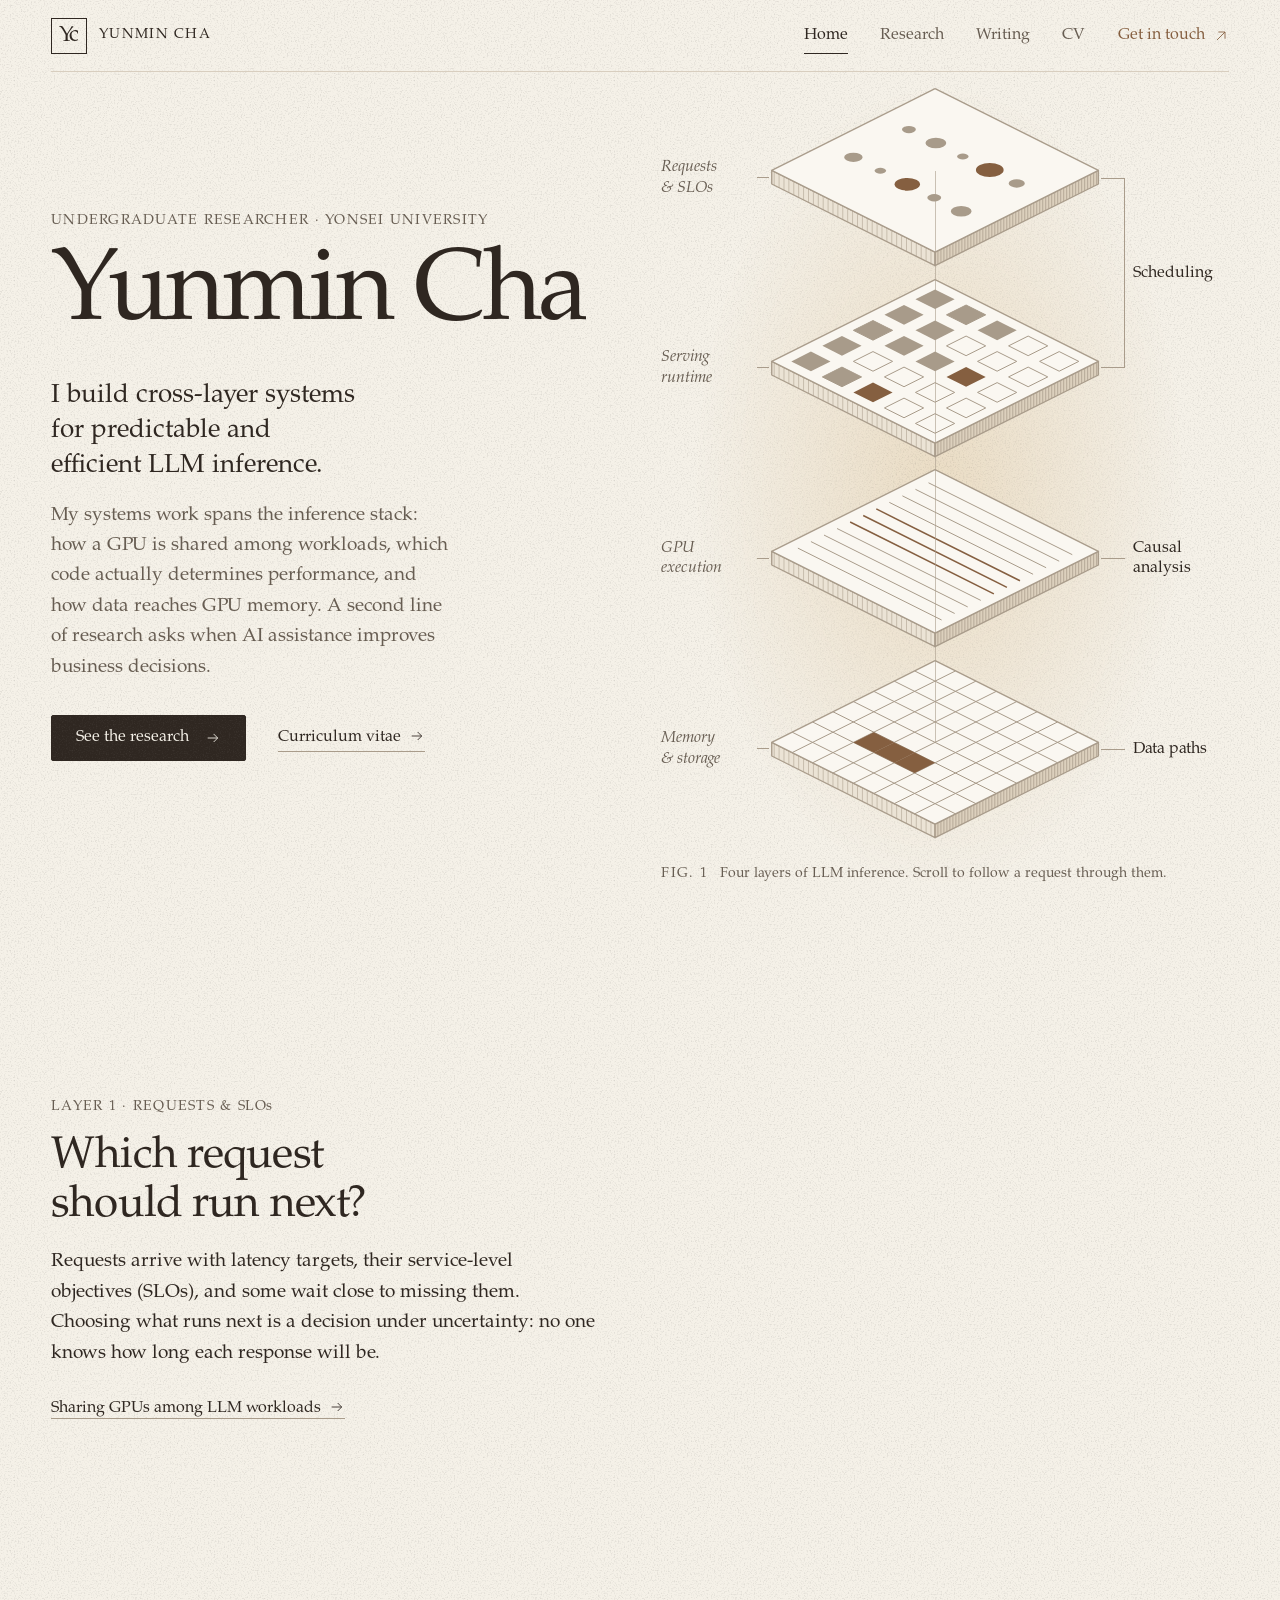
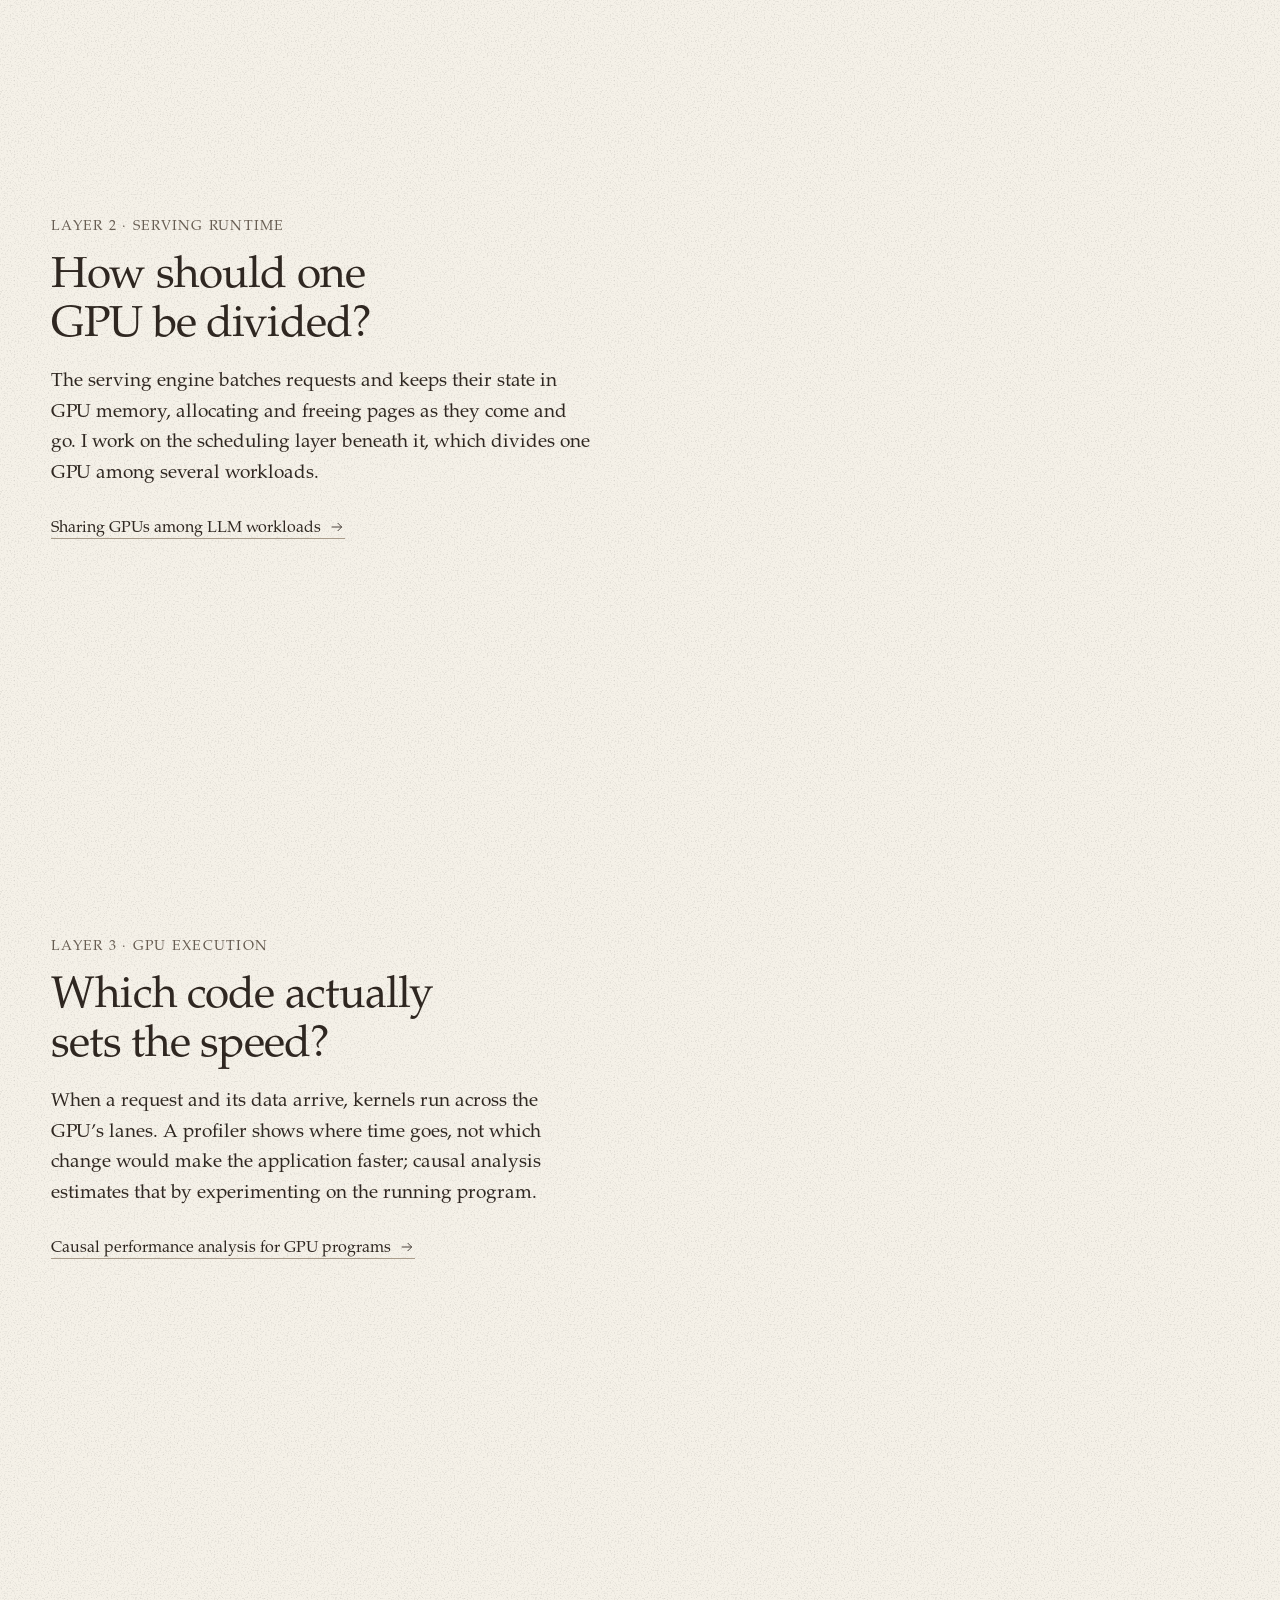
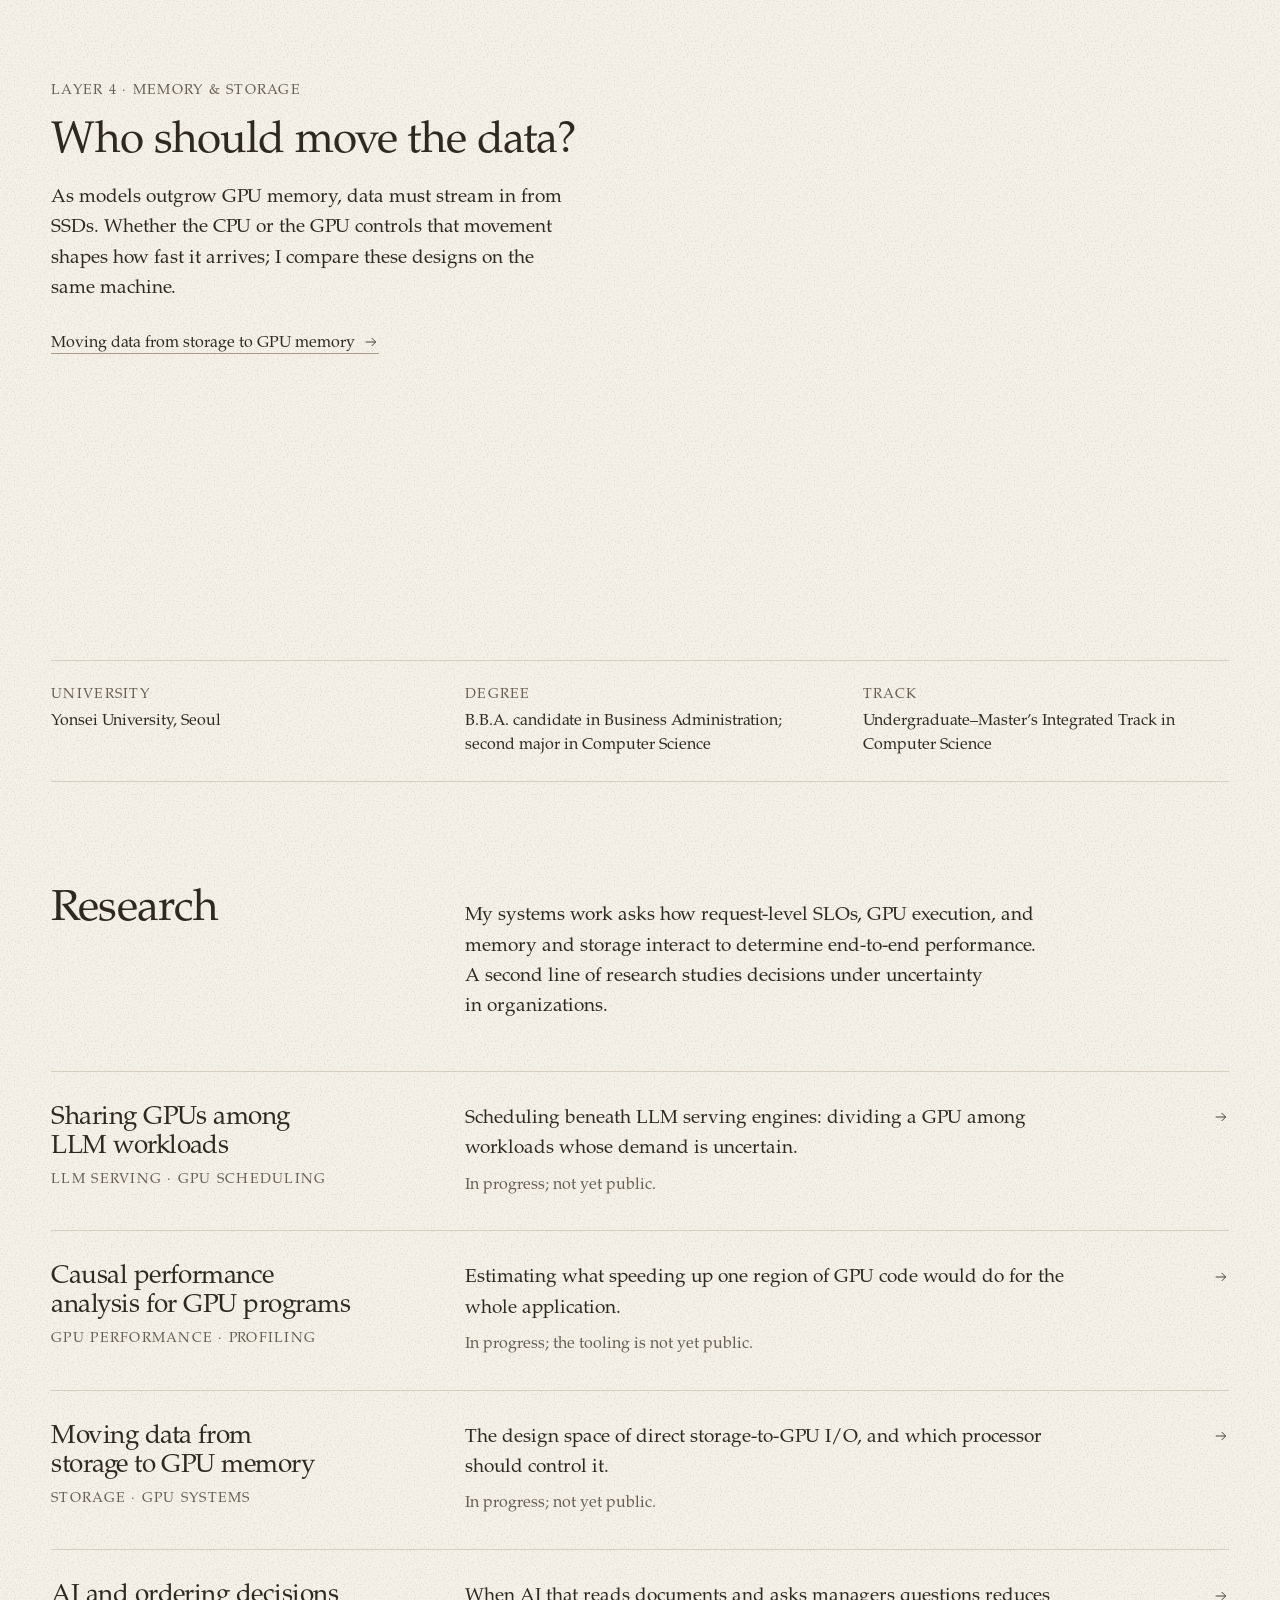
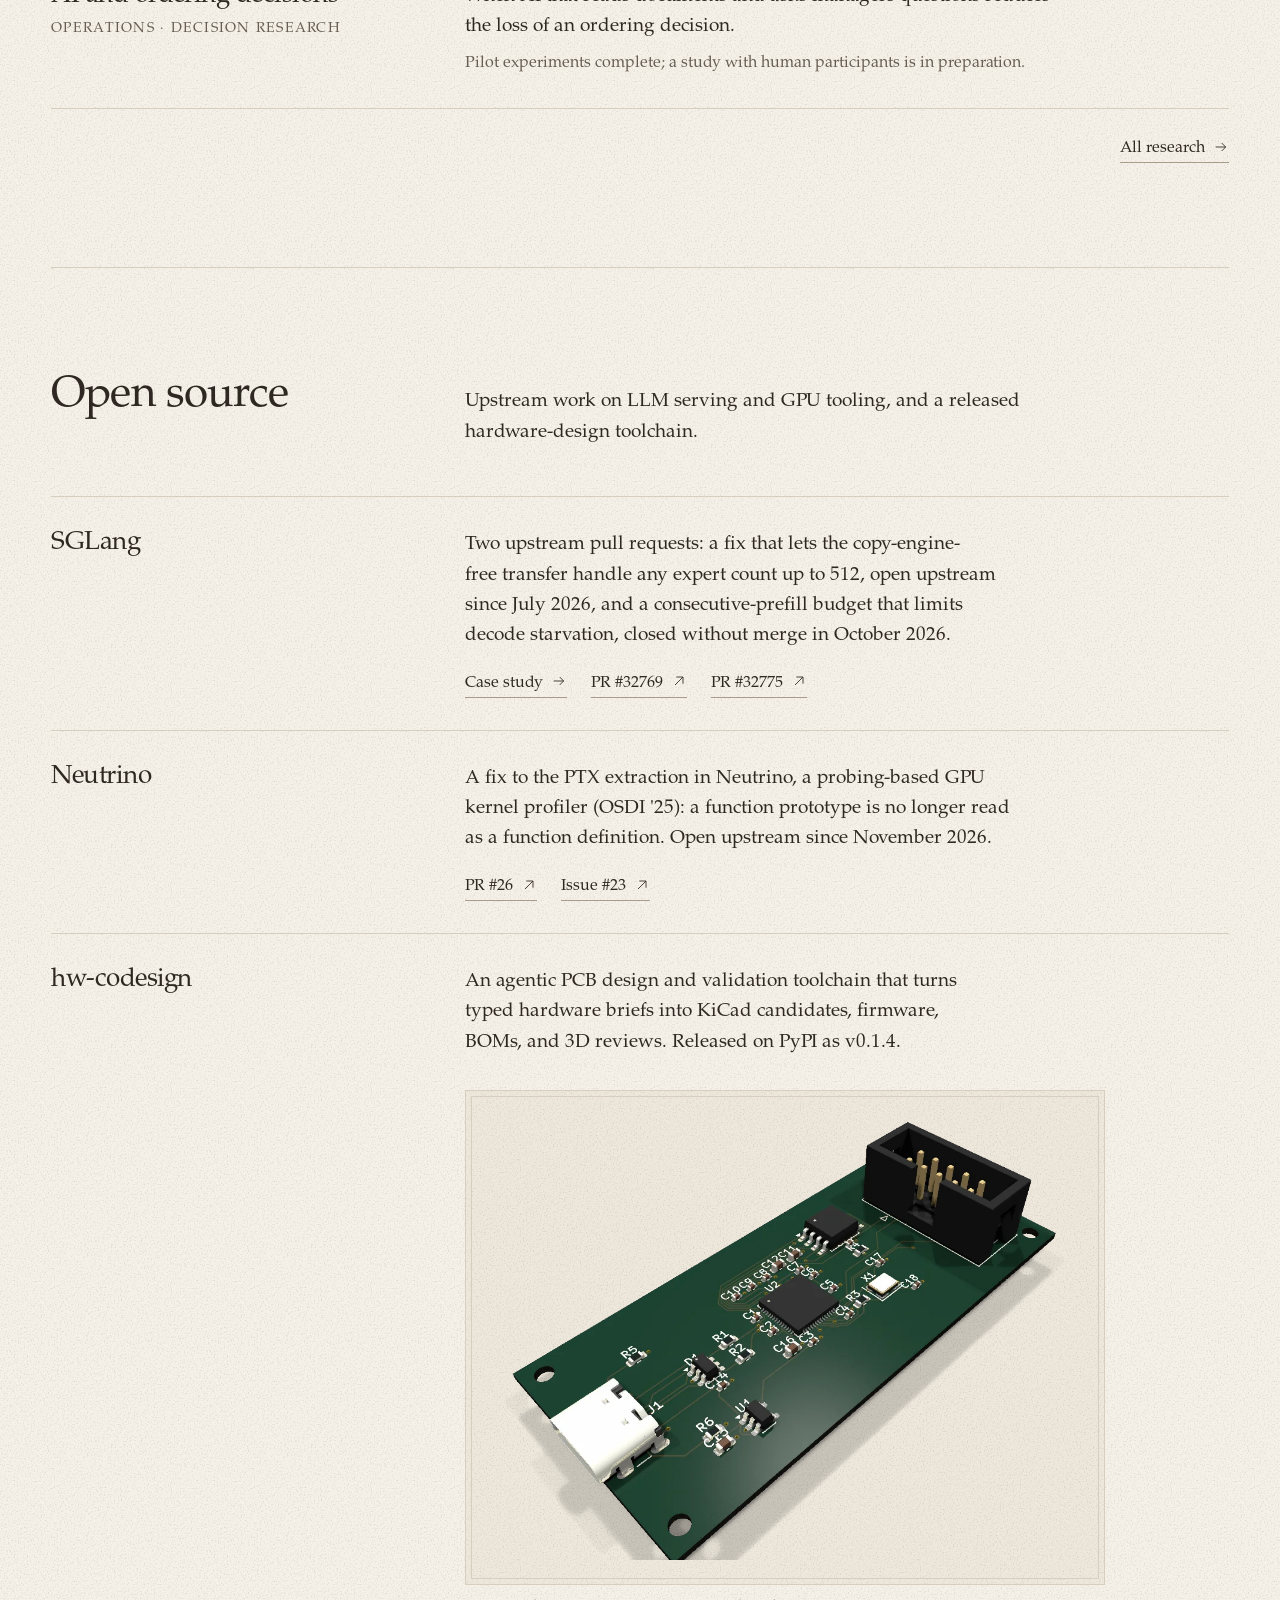
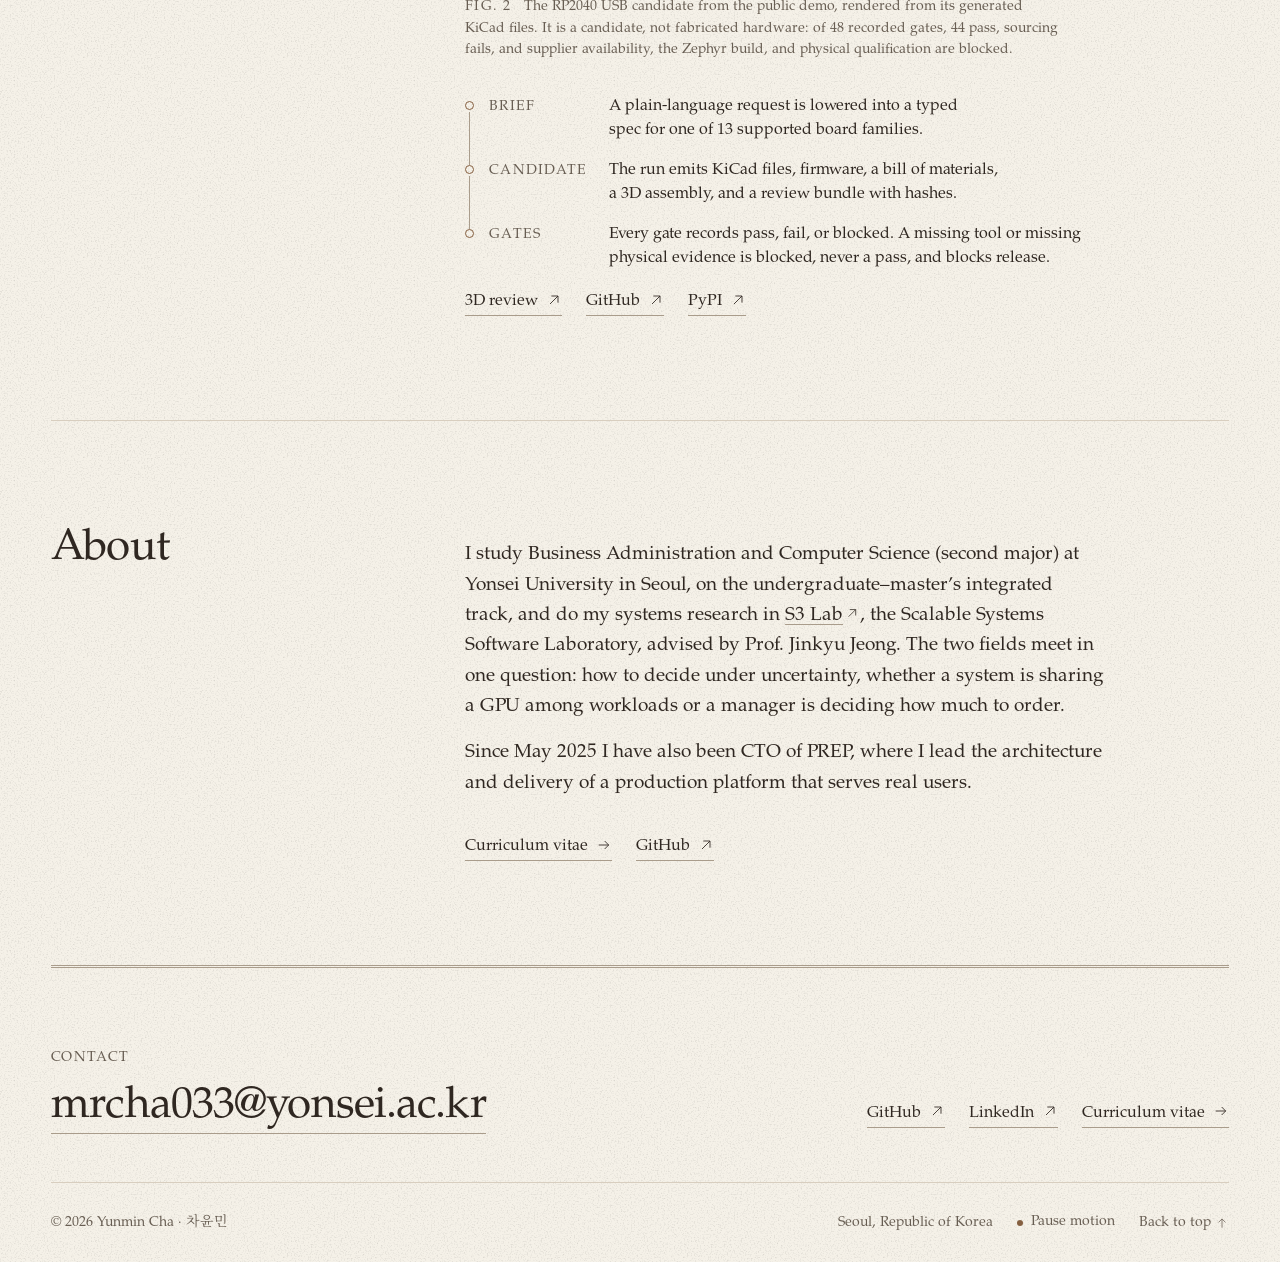
<file: index.html>
<!doctype html><html lang="en"><head><meta charset="utf-8"><meta name="viewport" content="width=device-width,initial-scale=1"><meta name="color-scheme" content="light dark"><meta name="theme-color" content="#f5f1e8" media="(prefers-color-scheme: light)"><meta name="theme-color" content="#1b1714" media="(prefers-color-scheme: dark)"><title>Yunmin Cha — LLM inference systems</title><meta name="description" content="Yunmin Cha is an undergraduate researcher at Yonsei University working on systems for LLM inference and on decisions under uncertainty."><meta property="og:title" content="Yunmin Cha — LLM inference systems"><meta property="og:description" content="Yunmin Cha is an undergraduate researcher at Yonsei University working on systems for LLM inference and on decisions under uncertainty."><meta property="og:type" content="website"><meta property="og:image" content="https://mrcha033.github.io/assets/social-card.png"><meta property="og:image:width" content="1200"><meta property="og:image:height" content="630"><meta property="og:image:alt" content="Yunmin Cha: I build cross-layer systems for predictable and efficient LLM inference."><meta property="og:url" content="https://mrcha033.github.io/"><meta property="og:site_name" content="Yunmin Cha"><meta name="twitter:card" content="summary_large_image"><link rel="canonical" href="https://mrcha033.github.io/"><link rel="icon" href="/assets/favicon.svg" type="image/svg+xml"><link rel="apple-touch-icon" href="/assets/apple-touch-icon.png"><link rel="preload" href="/assets/fonts/scholar-serif.woff2" as="font" type="font/woff2" crossorigin><style>@font-face{font-family:'Scholar KR';src:url(/assets/fonts/ko/5e8eefe255e0.woff2) format('woff2');font-weight:400;font-display:swap;unicode-range:U+BBFC-CC28}</style><link rel="stylesheet" href="/assets/style.css"><script src="/assets/app.js" defer></script></head><body id="top" class="no-js"><a class="skip" href="#main">Skip to content</a><header class="site-header"><div class="wrap nav-shell"><a class="identity" href="/" aria-label="Yunmin Cha, home"><span class="monogram" aria-hidden="true">Yc</span><span class="identity-text">Yunmin Cha</span></a><button class="menu-toggle" type="button" aria-label="Open navigation" aria-expanded="false" aria-controls="navigation"><span>Menu</span><span class="menu-symbol" aria-hidden="true"></span></button><nav id="navigation" class="nav-links" aria-label="Main navigation"><a href="/" aria-current="page">Home</a><a href="/research/">Research</a><a href="/writing/">Writing</a><a href="/cv/">CV</a><a class="contact-nav" href="mailto:mrcha033@yonsei.ac.kr">Get in touch <svg class="arrow" width="16" height="16" viewBox="0 0 24 24" fill="none" aria-hidden="true"><path d="M6 18 18 6M8 6h10v10" stroke="currentColor" stroke-width="1.3"/></svg></a></nav></div></header><main id="main"><div class="wrap"><section class="story" aria-labelledby="hero-title"><div class="hero-copy"><p class="label label-pair initial-rise"><span>Undergraduate researcher</span><span class="sep" aria-hidden="true"> · </span><span>Yonsei University</span></p><h1 id="hero-title" class="hero-name initial-rise delay-one">Yunmin Cha</h1><p class="hero-lede initial-rise delay-two">I build cross-layer systems for predictable and efficient LLM inference.</p><p class="hero-text initial-rise delay-two">My systems work spans the inference stack: how a GPU is shared among workloads, which code actually determines performance, and how data reaches GPU memory. A second line of research asks when AI assistance improves business decisions.</p><div class="hero-actions initial-rise delay-three"><a class="button" href="/research/" >See the research<svg class="arrow" width="16" height="16" viewBox="0 0 24 24" fill="none" aria-hidden="true"><path d="M4 12h15m-6-6 6 6-6 6" stroke="currentColor" stroke-width="1.3"/></svg></a><a class="text-link" href="/cv/" >Curriculum <span class="nowrap">vitae<svg class="arrow" width="16" height="16" viewBox="0 0 24 24" fill="none" aria-hidden="true"><path d="M4 12h15m-6-6 6 6-6 6" stroke="currentColor" stroke-width="1.3"/></svg></span></a></div></div><div class="story-figure"><figure class="stack initial-rise delay-three" aria-labelledby="fig-stack"><div class="stack-grid"><span class="stack-name" data-thread="scheduling" style="grid-row:1;--k:0">Requests &amp;&nbsp;SLOs</span><svg class="plate" data-thread="scheduling" data-layer="0" style="grid-row:1;--k:0" viewBox="-2 -2 244 134" aria-hidden="true"><defs><pattern id="hatch-l" width="3.6" height="12" patternUnits="userSpaceOnUse"><path class="hatch-line lit" d="M1.8 0V12"/></pattern><pattern id="hatch-r" width="2.2" height="12" patternUnits="userSpaceOnUse"><path class="hatch-line" d="M1.1 0V12"/></pattern></defs><polygon class="side-l" points="0,60 120,120 120,130 0,70"/><polygon class="hatch" fill="url(#hatch-l)" points="0,60 120,120 120,130 0,70"/><polygon class="side-r" points="120,120 240,60 240,70 120,130"/><polygon class="hatch" fill="url(#hatch-r)" points="120,120 240,60 240,70 120,130"/><polygon class="rim" points="120,0 240,60 120,120 0,60"/><g transform="matrix(120 60 -120 60 120 60)"><circle cx="-0.33" cy="-0.17" r="0.03" class="fill m queue" style="--i:0"/><circle cx="-0.165" cy="-0.17" r="0.045" class="fill m queue" style="--i:1"/><circle cx="0" cy="-0.17" r="0.025" class="fill m queue" style="--i:2"/><circle cx="0.165" cy="-0.17" r="0.06" class="hot m queue" style="--i:3"/><circle cx="0.165" cy="-0.17" r="0.06" class="m ripple" style="--i:3" vector-effect="non-scaling-stroke"/><circle cx="0.33" cy="-0.17" r="0.035" class="fill m queue" style="--i:4"/><circle cx="-0.33" cy="0.17" r="0.04" class="fill m queue" style="--i:5"/><circle cx="-0.165" cy="0.17" r="0.025" class="fill m queue" style="--i:6"/><circle cx="0" cy="0.17" r="0.055" class="hot m queue" style="--i:7"/><circle cx="0" cy="0.17" r="0.055" class="m ripple" style="--i:7" vector-effect="non-scaling-stroke"/><circle cx="0.165" cy="0.17" r="0.03" class="fill m queue" style="--i:8"/><circle cx="0.33" cy="0.17" r="0.045" class="fill m queue" style="--i:9"/><circle r=".035" class="m go" style="--dx:-0.165px;--dy:-0.17px;--n:0"/><circle r=".035" class="m go" style="--dx:0.165px;--dy:0.17px;--n:1"/><circle r=".035" class="m go" style="--dx:-0.33px;--dy:0.17px;--n:2"/></g></svg><span class="stack-name" data-thread="scheduling" style="grid-row:2;--k:1">Serving runtime</span><svg class="plate" data-thread="scheduling" data-layer="1" style="grid-row:2;--k:1" viewBox="-2 -2 244 134" aria-hidden="true"><polygon class="side-l" points="0,60 120,120 120,130 0,70"/><polygon class="hatch" fill="url(#hatch-l)" points="0,60 120,120 120,130 0,70"/><polygon class="side-r" points="120,120 240,60 240,70 120,130"/><polygon class="hatch" fill="url(#hatch-r)" points="120,120 240,60 240,70 120,130"/><polygon class="rim" points="120,0 240,60 120,120 0,60"/><g transform="matrix(120 60 -120 60 120 60)"><rect x="-0.44" y="-0.44" width=".12" height=".12" class="fill" vector-effect="non-scaling-stroke"/><rect x="-0.25" y="-0.44" width=".12" height=".12" class="fill m free" style="--i:0" vector-effect="non-scaling-stroke"/><rect x="-0.06" y="-0.44" width=".12" height=".12" class="fill" vector-effect="non-scaling-stroke"/><rect x="0.13" y="-0.44" width=".12" height=".12" class="cell m alloc" style="--i:0" vector-effect="non-scaling-stroke"/><rect x="0.32" y="-0.44" width=".12" height=".12" class="cell" vector-effect="non-scaling-stroke"/><rect x="-0.44" y="-0.25" width=".12" height=".12" class="fill" vector-effect="non-scaling-stroke"/><rect x="-0.25" y="-0.25" width=".12" height=".12" class="fill" vector-effect="non-scaling-stroke"/><rect x="-0.06" y="-0.25" width=".12" height=".12" class="cell m alloc" style="--i:1" vector-effect="non-scaling-stroke"/><rect x="0.13" y="-0.25" width=".12" height=".12" class="cell" vector-effect="non-scaling-stroke"/><rect x="0.32" y="-0.25" width=".12" height=".12" class="cell" vector-effect="non-scaling-stroke"/><rect x="-0.44" y="-0.06" width=".12" height=".12" class="fill m free" style="--i:1" vector-effect="non-scaling-stroke"/><rect x="-0.25" y="-0.06" width=".12" height=".12" class="fill" vector-effect="non-scaling-stroke"/><rect x="-0.06" y="-0.06" width=".12" height=".12" class="fill" vector-effect="non-scaling-stroke"/><rect x="0.13" y="-0.06" width=".12" height=".12" class="hot" vector-effect="non-scaling-stroke"/><rect x="0.32" y="-0.06" width=".12" height=".12" class="cell" vector-effect="non-scaling-stroke"/><rect x="-0.44" y="0.13" width=".12" height=".12" class="fill" vector-effect="non-scaling-stroke"/><rect x="-0.25" y="0.13" width=".12" height=".12" class="cell" vector-effect="non-scaling-stroke"/><rect x="-0.06" y="0.13" width=".12" height=".12" class="cell m alloc" style="--i:2" vector-effect="non-scaling-stroke"/><rect x="0.13" y="0.13" width=".12" height=".12" class="cell" vector-effect="non-scaling-stroke"/><rect x="0.32" y="0.13" width=".12" height=".12" class="cell" vector-effect="non-scaling-stroke"/><rect x="-0.44" y="0.32" width=".12" height=".12" class="fill" vector-effect="non-scaling-stroke"/><rect x="-0.25" y="0.32" width=".12" height=".12" class="fill m free" style="--i:2" vector-effect="non-scaling-stroke"/><rect x="-0.06" y="0.32" width=".12" height=".12" class="hot" vector-effect="non-scaling-stroke"/><rect x="0.13" y="0.32" width=".12" height=".12" class="cell m alloc" style="--i:3" vector-effect="non-scaling-stroke"/><rect x="0.32" y="0.32" width=".12" height=".12" class="cell" vector-effect="non-scaling-stroke"/><rect x="-.46" y="-.46" width=".16" height=".16" class="m cursor" vector-effect="non-scaling-stroke"/></g></svg><span class="stack-name" data-thread="performance" style="grid-row:3;--k:2">GPU execution</span><svg class="plate" data-thread="performance" data-layer="2" style="grid-row:3;--k:2" viewBox="-2 -2 244 134" aria-hidden="true"><polygon class="side-l" points="0,60 120,120 120,130 0,70"/><polygon class="hatch" fill="url(#hatch-l)" points="0,60 120,120 120,130 0,70"/><polygon class="side-r" points="120,120 240,60 240,70 120,130"/><polygon class="hatch" fill="url(#hatch-r)" points="120,120 240,60 240,70 120,130"/><polygon class="rim m flash" points="120,0 240,60 120,120 0,60"/><g transform="matrix(120 60 -120 60 120 60)"><line x1="-.44" y1="-0.40" x2=".44" y2="-0.40" class="ink m wave" style="--d:5" vector-effect="non-scaling-stroke"/><rect x="-.44" y="-0.411" width=".1" height=".022" class="m job" style="--i:0"/><rect x="-.44" y="-0.411" width=".14" height=".022" class="m burst" style="--d:5"/><line x1="-.44" y1="-0.32" x2=".44" y2="-0.32" class="ink m wave" style="--d:4" vector-effect="non-scaling-stroke"/><rect x="-.44" y="-0.331" width=".14" height=".022" class="m burst" style="--d:4"/><line x1="-.44" y1="-0.24" x2=".44" y2="-0.24" class="ink m wave" style="--d:3" vector-effect="non-scaling-stroke"/><rect x="-.44" y="-0.251" width=".1" height=".022" class="m job" style="--i:2"/><rect x="-.44" y="-0.251" width=".14" height=".022" class="m burst" style="--d:3"/><line x1="-.44" y1="-0.16" x2=".44" y2="-0.16" class="ink m wave" style="--d:2" vector-effect="non-scaling-stroke"/><rect x="-.44" y="-0.171" width=".14" height=".022" class="m burst" style="--d:2"/><line x1="-.44" y1="-0.08" x2=".44" y2="-0.08" class="hot m lane" style="--d:1" vector-effect="non-scaling-stroke"/><rect x="-.44" y="-0.091" width=".1" height=".022" class="m kernel" style="--i:4"/><line x1="-.44" y1="0.00" x2=".44" y2="0.00" class="hot m lane" style="--d:0" vector-effect="non-scaling-stroke"/><rect x="-.44" y="-0.011" width=".1" height=".022" class="m kernel" style="--i:5"/><line x1="-.44" y1="0.08" x2=".44" y2="0.08" class="hot m lane" style="--d:1" vector-effect="non-scaling-stroke"/><rect x="-.44" y="0.069" width=".1" height=".022" class="m kernel" style="--i:6"/><line x1="-.44" y1="0.16" x2=".44" y2="0.16" class="ink m wave" style="--d:2" vector-effect="non-scaling-stroke"/><rect x="-.44" y="0.149" width=".14" height=".022" class="m burst" style="--d:2"/><line x1="-.44" y1="0.24" x2=".44" y2="0.24" class="ink m wave" style="--d:3" vector-effect="non-scaling-stroke"/><rect x="-.44" y="0.229" width=".1" height=".022" class="m job" style="--i:8"/><rect x="-.44" y="0.229" width=".14" height=".022" class="m burst" style="--d:3"/><line x1="-.44" y1="0.32" x2=".44" y2="0.32" class="ink m wave" style="--d:4" vector-effect="non-scaling-stroke"/><rect x="-.44" y="0.309" width=".14" height=".022" class="m burst" style="--d:4"/><line x1="-.44" y1="0.40" x2=".44" y2="0.40" class="ink m wave" style="--d:5" vector-effect="non-scaling-stroke"/><rect x="-.44" y="0.389" width=".1" height=".022" class="m job" style="--i:10"/><rect x="-.44" y="0.389" width=".14" height=".022" class="m burst" style="--d:5"/></g></svg><span class="stack-name" data-thread="data-paths" style="grid-row:4;--k:3">Memory &amp;&nbsp;storage</span><svg class="plate" data-thread="data-paths" data-layer="3" style="grid-row:4;--k:3" viewBox="-2 -2 244 134" aria-hidden="true"><polygon class="side-l" points="0,60 120,120 120,130 0,70"/><polygon class="hatch" fill="url(#hatch-l)" points="0,60 120,120 120,130 0,70"/><polygon class="side-r" points="120,120 240,60 240,70 120,130"/><polygon class="hatch" fill="url(#hatch-r)" points="120,120 240,60 240,70 120,130"/><polygon class="rim" points="120,0 240,60 120,120 0,60"/><g transform="matrix(120 60 -120 60 120 60)"><line x1="-0.375" y1="-.5" x2="-0.375" y2=".5" class="ink" vector-effect="non-scaling-stroke"/><line x1="-.5" y1="-0.375" x2=".5" y2="-0.375" class="ink" vector-effect="non-scaling-stroke"/><line x1="-0.250" y1="-.5" x2="-0.250" y2=".5" class="ink" vector-effect="non-scaling-stroke"/><line x1="-.5" y1="-0.250" x2=".5" y2="-0.250" class="ink" vector-effect="non-scaling-stroke"/><line x1="-0.125" y1="-.5" x2="-0.125" y2=".5" class="ink" vector-effect="non-scaling-stroke"/><line x1="-.5" y1="-0.125" x2=".5" y2="-0.125" class="ink" vector-effect="non-scaling-stroke"/><line x1="0.000" y1="-.5" x2="0.000" y2=".5" class="ink" vector-effect="non-scaling-stroke"/><line x1="-.5" y1="0.000" x2=".5" y2="0.000" class="ink" vector-effect="non-scaling-stroke"/><line x1="0.125" y1="-.5" x2="0.125" y2=".5" class="ink" vector-effect="non-scaling-stroke"/><line x1="-.5" y1="0.125" x2=".5" y2="0.125" class="ink" vector-effect="non-scaling-stroke"/><line x1="0.250" y1="-.5" x2="0.250" y2=".5" class="ink" vector-effect="non-scaling-stroke"/><line x1="-.5" y1="0.250" x2=".5" y2="0.250" class="ink" vector-effect="non-scaling-stroke"/><line x1="0.375" y1="-.5" x2="0.375" y2=".5" class="ink" vector-effect="non-scaling-stroke"/><line x1="-.5" y1="0.375" x2=".5" y2="0.375" class="ink" vector-effect="non-scaling-stroke"/><rect x="-0.250" y=".125" width=".125" height=".125" class="hot m read" style="--i:0"/><rect x="-0.125" y=".125" width=".125" height=".125" class="hot m read" style="--i:1"/><rect x="0.000" y=".125" width=".125" height=".125" class="hot m read" style="--i:2"/><rect x="-0.250" y=".125" width=".125" height=".125" class="m fetch" style="--i:0;--dx:0.1875px;--dy:-.1875px"/><rect x="-0.125" y=".125" width=".125" height=".125" class="m fetch" style="--i:1;--dx:0.0625px;--dy:-.1875px"/><rect x="0.000" y=".125" width=".125" height=".125" class="m fetch" style="--i:2;--dx:-0.0625px;--dy:-.1875px"/></g></svg><a class="stack-project span-2" data-thread="scheduling" href="/research/#scheduling" style="--k:.5"><span>Scheduling</span></a><a class="stack-project" data-thread="performance" href="/research/#performance" style="grid-row:3;--k:2"><span>Causal analysis</span></a><a class="stack-project" data-thread="data-paths" href="/research/#data-paths" style="grid-row:4;--k:3"><span>Data paths</span></a><div class="stack-flow" aria-hidden="true"><i class="m beam"></i><i class="m down" style="--o:0"></i><i class="m down spark" style="--o:1"></i><i class="m down spark" style="--o:2"></i><i class="m up" style="--o:0"></i><i class="m up" style="--o:1"></i><i class="m up" style="--o:2"></i><i class="m hit" style="--o:0"></i><i class="m hit" style="--o:1"></i></div></div><figcaption id="fig-stack"><span class="fig-no">Fig. 1</span> Four layers of LLM inference. Scroll to follow a request through them.</figcaption></figure></div><ol class="story-steps" aria-label="The four layers in Fig. 1"><li class="story-step" data-step="0"><p class="label">Layer 1 · Requests &amp; <span class="as-is">SLOs</span></p><h2>Which request should run next?</h2><p>Requests arrive with latency targets, their service-level objectives (SLOs), and some wait close to missing them. Choosing what runs next is a decision under uncertainty: no one knows how long each response will be.</p><p class="story-link"><a class="text-link" href="/research/#scheduling" >Sharing GPUs among LLM <span class="nowrap">workloads<svg class="arrow" width="16" height="16" viewBox="0 0 24 24" fill="none" aria-hidden="true"><path d="M4 12h15m-6-6 6 6-6 6" stroke="currentColor" stroke-width="1.3"/></svg></span></a></p></li><li class="story-step" data-step="1"><p class="label">Layer 2 · Serving runtime</p><h2>How should one GPU be divided?</h2><p>The serving engine batches requests and keeps their state in GPU memory, allocating and freeing pages as they come and go. I work on the scheduling layer beneath it, which divides one GPU among several workloads.</p><p class="story-link"><a class="text-link" href="/research/#scheduling" >Sharing GPUs among LLM <span class="nowrap">workloads<svg class="arrow" width="16" height="16" viewBox="0 0 24 24" fill="none" aria-hidden="true"><path d="M4 12h15m-6-6 6 6-6 6" stroke="currentColor" stroke-width="1.3"/></svg></span></a></p></li><li class="story-step" data-step="2"><p class="label">Layer 3 · GPU execution</p><h2>Which code actually sets the speed?</h2><p>When a request and its data arrive, kernels run across the GPU’s lanes. A profiler shows where time goes, not which change would make the application faster; causal analysis estimates that by experimenting on the running program.</p><p class="story-link"><a class="text-link" href="/research/#performance" >Causal performance analysis for GPU <span class="nowrap">programs<svg class="arrow" width="16" height="16" viewBox="0 0 24 24" fill="none" aria-hidden="true"><path d="M4 12h15m-6-6 6 6-6 6" stroke="currentColor" stroke-width="1.3"/></svg></span></a></p></li><li class="story-step" data-step="3"><p class="label">Layer 4 · Memory &amp; storage</p><h2>Who should move the data?</h2><p>As models outgrow GPU memory, data must stream in from SSDs. Whether the CPU or the GPU controls that movement shapes how fast it arrives; I compare these designs on the same machine.</p><p class="story-link"><a class="text-link" href="/research/#data-paths" >Moving data from storage to GPU <span class="nowrap">memory<svg class="arrow" width="16" height="16" viewBox="0 0 24 24" fill="none" aria-hidden="true"><path d="M4 12h15m-6-6 6 6-6 6" stroke="currentColor" stroke-width="1.3"/></svg></span></a></p></li></ol></section><dl class="facts"><div><dt class="label">University</dt><dd>Yonsei University, Seoul</dd></div><div><dt class="label">Degree</dt><dd>B.B.A. candidate in Business Administration; second major in Computer Science</dd></div><div><dt class="label">Track</dt><dd>Undergraduate–Master’s Integrated Track in Computer Science</dd></div></dl><section class="section" aria-labelledby="research-title"><div class="section-head reveal"><h2 id="research-title">Research</h2><p class="section-intro">My systems work asks how request-level SLOs, GPU execution, and memory and storage interact to determine end-to-end performance. A second line of research studies decisions under uncertainty in organizations.</p></div><div class="project-list"><a class="project-row reveal" href="/research/#scheduling"><div class="project-name"><h3>Sharing GPUs among LLM workloads</h3><p class="label">LLM serving · GPU scheduling</p></div><p class="project-desc">Scheduling beneath LLM serving engines: dividing a GPU among workloads whose demand is uncertain.</p><p class="project-result">In progress; not yet public.</p><svg class="arrow" width="16" height="16" viewBox="0 0 24 24" fill="none" aria-hidden="true"><path d="M4 12h15m-6-6 6 6-6 6" stroke="currentColor" stroke-width="1.3"/></svg></a><a class="project-row reveal" href="/research/#performance"><div class="project-name"><h3>Causal performance analysis for GPU programs</h3><p class="label">GPU performance · Profiling</p></div><p class="project-desc">Estimating what speeding up one region of GPU code would do for the whole application.</p><p class="project-result">In progress; the tooling is not yet public.</p><svg class="arrow" width="16" height="16" viewBox="0 0 24 24" fill="none" aria-hidden="true"><path d="M4 12h15m-6-6 6 6-6 6" stroke="currentColor" stroke-width="1.3"/></svg></a><a class="project-row reveal" href="/research/#data-paths"><div class="project-name"><h3>Moving data from storage to GPU memory</h3><p class="label">Storage · GPU systems</p></div><p class="project-desc">The design space of direct storage-to-GPU I/O, and which processor should control it.</p><p class="project-result">In progress; not yet public.</p><svg class="arrow" width="16" height="16" viewBox="0 0 24 24" fill="none" aria-hidden="true"><path d="M4 12h15m-6-6 6 6-6 6" stroke="currentColor" stroke-width="1.3"/></svg></a><a class="project-row reveal" href="/research/#decisions"><div class="project-name"><h3>AI and ordering decisions</h3><p class="label">Operations · Decision research</p></div><p class="project-desc">When AI that reads documents and asks managers questions reduces the loss of an ordering decision.</p><p class="project-result">Pilot experiments complete; a study with human participants is in preparation.</p><svg class="arrow" width="16" height="16" viewBox="0 0 24 24" fill="none" aria-hidden="true"><path d="M4 12h15m-6-6 6 6-6 6" stroke="currentColor" stroke-width="1.3"/></svg></a></div><div class="section-tail"><a class="text-link" href="/research/" >All <span class="nowrap">research<svg class="arrow" width="16" height="16" viewBox="0 0 24 24" fill="none" aria-hidden="true"><path d="M4 12h15m-6-6 6 6-6 6" stroke="currentColor" stroke-width="1.3"/></svg></span></a></div></section><section class="section section-ruled" aria-labelledby="oss-title"><div class="section-head reveal"><h2 id="oss-title">Open source</h2><p class="section-intro">Upstream work on LLM serving and GPU tooling, and a released hardware-design toolchain.</p></div><div class="oss-list"><div class="oss-item reveal"><h3>SGLang</h3><div class="oss-body"><p>Two upstream pull requests: a fix that lets the copy-engine-free transfer handle any expert count up to 512, open upstream since July 2026, and a consecutive-prefill budget that limits decode starvation, closed without merge in October 2026.</p><div class="link-row"><a class="text-link" href="/writing/sglang-expert-counts/" >Case <span class="nowrap">study<svg class="arrow" width="16" height="16" viewBox="0 0 24 24" fill="none" aria-hidden="true"><path d="M4 12h15m-6-6 6 6-6 6" stroke="currentColor" stroke-width="1.3"/></svg></span></a><a class="text-link" href="https://github.com/sgl-project/sglang/pull/32769" target="_blank" rel="noopener noreferrer">PR <span class="nowrap">#32769<svg class="arrow" width="16" height="16" viewBox="0 0 24 24" fill="none" aria-hidden="true"><path d="M6 18 18 6M8 6h10v10" stroke="currentColor" stroke-width="1.3"/></svg></span></a><a class="text-link" href="https://github.com/sgl-project/sglang/pull/32775" target="_blank" rel="noopener noreferrer">PR <span class="nowrap">#32775<svg class="arrow" width="16" height="16" viewBox="0 0 24 24" fill="none" aria-hidden="true"><path d="M6 18 18 6M8 6h10v10" stroke="currentColor" stroke-width="1.3"/></svg></span></a></div></div></div><div class="oss-item reveal"><h3>Neutrino</h3><div class="oss-body"><p>A fix to the PTX extraction in Neutrino, a probing-based GPU kernel profiler (<span class="as-is">OSDI '25</span>): a function prototype is no longer read as a function definition. Open upstream since November 2026.</p><div class="link-row"><a class="text-link" href="https://github.com/open-neutrino/neutrino/pull/26" target="_blank" rel="noopener noreferrer">PR <span class="nowrap">#26<svg class="arrow" width="16" height="16" viewBox="0 0 24 24" fill="none" aria-hidden="true"><path d="M6 18 18 6M8 6h10v10" stroke="currentColor" stroke-width="1.3"/></svg></span></a><a class="text-link" href="https://github.com/open-neutrino/neutrino/issues/23" target="_blank" rel="noopener noreferrer">Issue <span class="nowrap">#23<svg class="arrow" width="16" height="16" viewBox="0 0 24 24" fill="none" aria-hidden="true"><path d="M6 18 18 6M8 6h10v10" stroke="currentColor" stroke-width="1.3"/></svg></span></a></div></div></div><div class="oss-item reveal"><h3>hw-codesign</h3><div class="oss-body"><p>An agentic PCB design and validation toolchain that turns typed hardware briefs into KiCad candidates, firmware, BOMs, and 3D reviews. Released on PyPI as v0.1.4.</p><figure class="plate-figure"><a class="plate-image" href="https://mrcha033.github.io/hw-codesign/#assembly-title" target="_blank" rel="noopener noreferrer"><img src="/assets/hw-codesign-rp2040.webp" width="957" height="742" alt="3D CAD render of the generated RP2040 USB candidate: a green two-layer board with a USB-C connector at one end, a debug header at the other, and the RP2040 between them. Opens the interactive 3D review." loading="lazy" decoding="async"></a><figcaption><span class="fig-no">Fig. 2</span> The RP2040 USB candidate from the public demo, rendered from its generated KiCad files. It is a candidate, not fabricated hardware: of 48 recorded gates, 44 pass, sourcing fails, and supplier availability, the Zephyr build, and physical qualification are blocked.</figcaption></figure><ol class="pipeline" aria-label="How hw-codesign works"><li><p class="label">Brief</p><p>A plain-language request is lowered into a typed spec for one of 13 supported board families.</p></li><li><p class="label">Candidate</p><p>The run emits KiCad files, firmware, a bill of materials, a 3D assembly, and a review bundle with hashes.</p></li><li><p class="label">Gates</p><p>Every gate records pass, fail, or blocked. A missing tool or missing physical evidence is blocked, never a pass, and blocks release.</p></li></ol><div class="link-row"><a class="text-link" href="https://mrcha033.github.io/hw-codesign/#assembly-title" target="_blank" rel="noopener noreferrer">3D <span class="nowrap">review<svg class="arrow" width="16" height="16" viewBox="0 0 24 24" fill="none" aria-hidden="true"><path d="M6 18 18 6M8 6h10v10" stroke="currentColor" stroke-width="1.3"/></svg></span></a><a class="text-link" href="https://github.com/mrcha033/hw-codesign" target="_blank" rel="noopener noreferrer"><span class="nowrap">GitHub<svg class="arrow" width="16" height="16" viewBox="0 0 24 24" fill="none" aria-hidden="true"><path d="M6 18 18 6M8 6h10v10" stroke="currentColor" stroke-width="1.3"/></svg></span></a><a class="text-link" href="https://pypi.org/project/hw-codesign/" target="_blank" rel="noopener noreferrer"><span class="nowrap">PyPI<svg class="arrow" width="16" height="16" viewBox="0 0 24 24" fill="none" aria-hidden="true"><path d="M6 18 18 6M8 6h10v10" stroke="currentColor" stroke-width="1.3"/></svg></span></a></div></div></div></div></section><section class="section section-ruled" aria-labelledby="about-title"><div class="section-head reveal"><h2 id="about-title">About</h2><div class="about-copy"><p>I study Business Administration and Computer Science (second major) at Yonsei University in Seoul, on the undergraduate–master’s integrated track, and do my systems research in <a class="inline-link" href="https://cslab.yonsei.ac.kr/" target="_blank" rel="noopener noreferrer">S3 <span class="nowrap">Lab<svg class="arrow" width="16" height="16" viewBox="0 0 24 24" fill="none" aria-hidden="true"><path d="M6 18 18 6M8 6h10v10" stroke="currentColor" stroke-width="1.3"/></svg></span></a>, the Scalable Systems Software Laboratory, advised by Prof. Jinkyu Jeong. The two fields meet in one question: how to decide under uncertainty, whether a system is sharing a GPU among workloads or a manager is deciding how much to order.</p><p>Since May 2025 I have also been CTO of PREP, where I lead the architecture and delivery of a production platform that serves real users.</p><div class="link-row"><a class="text-link" href="/cv/" >Curriculum <span class="nowrap">vitae<svg class="arrow" width="16" height="16" viewBox="0 0 24 24" fill="none" aria-hidden="true"><path d="M4 12h15m-6-6 6 6-6 6" stroke="currentColor" stroke-width="1.3"/></svg></span></a><a class="text-link" href="https://github.com/mrcha033" target="_blank" rel="noopener noreferrer"><span class="nowrap">GitHub<svg class="arrow" width="16" height="16" viewBox="0 0 24 24" fill="none" aria-hidden="true"><path d="M6 18 18 6M8 6h10v10" stroke="currentColor" stroke-width="1.3"/></svg></span></a></div></div></div></section></div></main><footer class="site-footer"><div class="wrap"><div class="footer-main"><div class="footer-contact"><p class="label">Contact</p><a class="footer-email" href="mailto:mrcha033@yonsei.ac.kr">mrcha033@yonsei.ac.kr</a></div><div class="footer-links"><a class="text-link" href="https://github.com/mrcha033" target="_blank" rel="noopener noreferrer"><span class="nowrap">GitHub<svg class="arrow" width="16" height="16" viewBox="0 0 24 24" fill="none" aria-hidden="true"><path d="M6 18 18 6M8 6h10v10" stroke="currentColor" stroke-width="1.3"/></svg></span></a><a class="text-link" href="https://www.linkedin.com/in/ynmncha/" target="_blank" rel="noopener noreferrer"><span class="nowrap">LinkedIn<svg class="arrow" width="16" height="16" viewBox="0 0 24 24" fill="none" aria-hidden="true"><path d="M6 18 18 6M8 6h10v10" stroke="currentColor" stroke-width="1.3"/></svg></span></a><a class="text-link" href="/cv/" >Curriculum <span class="nowrap">vitae<svg class="arrow" width="16" height="16" viewBox="0 0 24 24" fill="none" aria-hidden="true"><path d="M4 12h15m-6-6 6 6-6 6" stroke="currentColor" stroke-width="1.3"/></svg></span></a></div></div><div class="footer-bottom"><span>© 2026 Yunmin Cha · <span lang="ko">차윤민</span></span><span class="footer-place">Seoul, Republic of Korea</span><div class="footer-controls"><button class="motion-toggle" type="button" aria-pressed="false" aria-label="Pause decorative motion"><span class="motion-dot" aria-hidden="true"></span><span class="motion-label">Pause motion</span></button><a class="to-top" href="#top">Back to top<svg class="arrow" width="16" height="16" viewBox="0 0 24 24" fill="none" aria-hidden="true"><path d="M12 20V5m-6 6 6-6 6 6" stroke="currentColor" stroke-width="1.3"/></svg></a></div></div></div></footer></body></html>
</file>
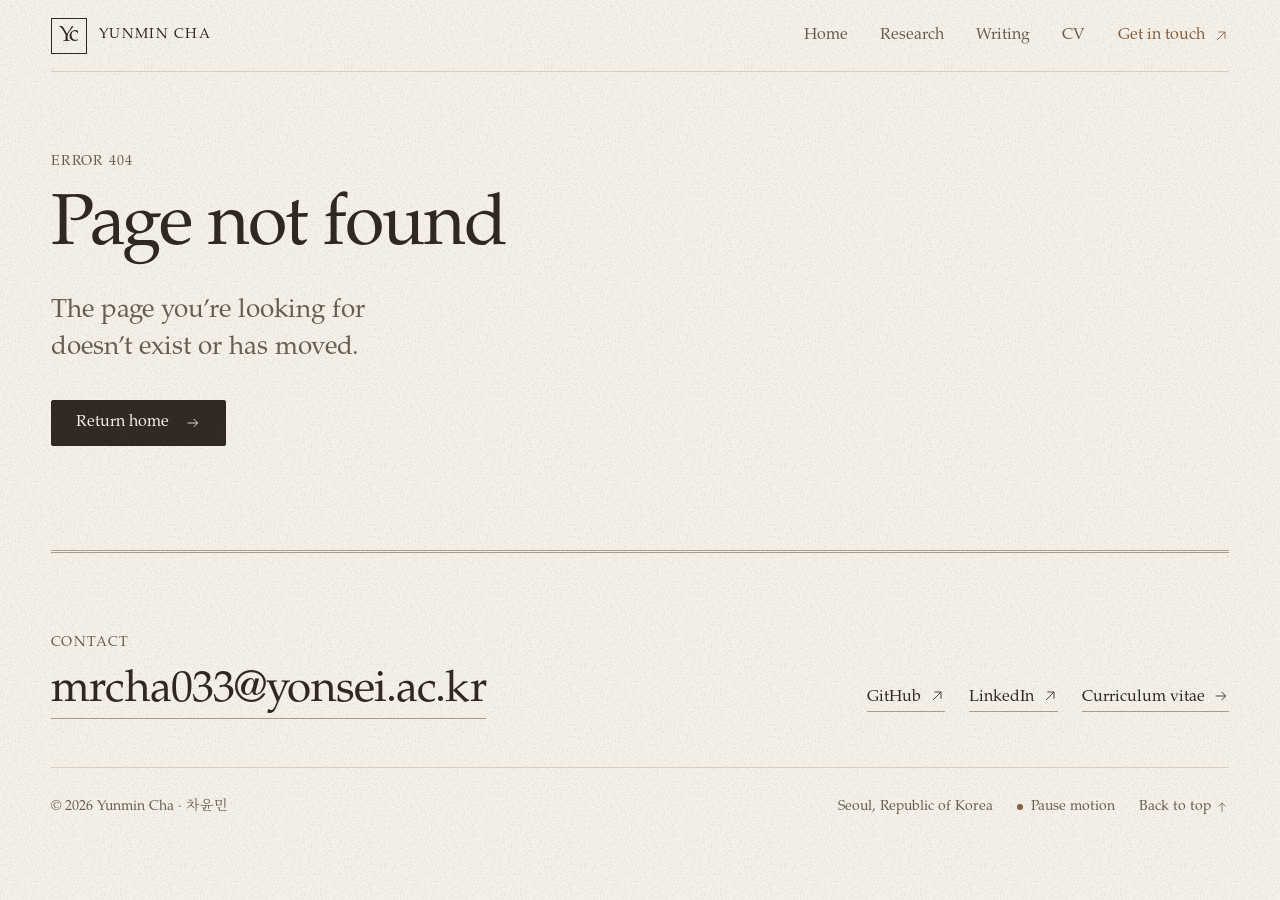
<file: 404/index.html>
<!doctype html><html lang="en"><head><meta charset="utf-8"><meta name="viewport" content="width=device-width,initial-scale=1"><meta name="color-scheme" content="light dark"><meta name="theme-color" content="#f5f1e8" media="(prefers-color-scheme: light)"><meta name="theme-color" content="#1b1714" media="(prefers-color-scheme: dark)"><title>Page not found — Yunmin Cha</title><meta name="description" content="The page you’re looking for doesn’t exist or has moved."><meta property="og:title" content="Page not found — Yunmin Cha"><meta property="og:description" content="The page you’re looking for doesn’t exist or has moved."><meta property="og:type" content="website"><meta property="og:image" content="https://mrcha033.github.io/assets/social-card.png"><meta property="og:image:width" content="1200"><meta property="og:image:height" content="630"><meta property="og:image:alt" content="Yunmin Cha: I build cross-layer systems for predictable and efficient LLM inference."><meta property="og:url" content="https://mrcha033.github.io/404/"><meta property="og:site_name" content="Yunmin Cha"><meta name="twitter:card" content="summary_large_image"><link rel="canonical" href="https://mrcha033.github.io/404/"><link rel="icon" href="/assets/favicon.svg" type="image/svg+xml"><link rel="apple-touch-icon" href="/assets/apple-touch-icon.png"><link rel="preload" href="/assets/fonts/scholar-serif.woff2" as="font" type="font/woff2" crossorigin><style>@font-face{font-family:'Scholar KR';src:url(/assets/fonts/ko/5e8eefe255e0.woff2) format('woff2');font-weight:400;font-display:swap;unicode-range:U+BBFC-CC28}</style><link rel="stylesheet" href="/assets/style.css"><script src="/assets/app.js" defer></script></head><body id="top" class="no-js"><a class="skip" href="#main">Skip to content</a><header class="site-header"><div class="wrap nav-shell"><a class="identity" href="/" aria-label="Yunmin Cha, home"><span class="monogram" aria-hidden="true">Yc</span><span class="identity-text">Yunmin Cha</span></a><button class="menu-toggle" type="button" aria-label="Open navigation" aria-expanded="false" aria-controls="navigation"><span>Menu</span><span class="menu-symbol" aria-hidden="true"></span></button><nav id="navigation" class="nav-links" aria-label="Main navigation"><a href="/">Home</a><a href="/research/">Research</a><a href="/writing/">Writing</a><a href="/cv/">CV</a><a class="contact-nav" href="mailto:mrcha033@yonsei.ac.kr">Get in touch <svg class="arrow" width="16" height="16" viewBox="0 0 24 24" fill="none" aria-hidden="true"><path d="M6 18 18 6M8 6h10v10" stroke="currentColor" stroke-width="1.3"/></svg></a></nav></div></header><main id="main"><div class="wrap"><section class="page-intro page-missing"><p class="label">Error 404</p><h1>Page not found</h1><p class="lede">The page you’re looking for doesn’t exist or has moved.</p><div class="page-actions"><a class="button" href="/" >Return home<svg class="arrow" width="16" height="16" viewBox="0 0 24 24" fill="none" aria-hidden="true"><path d="M4 12h15m-6-6 6 6-6 6" stroke="currentColor" stroke-width="1.3"/></svg></a></div></section></div></main><footer class="site-footer"><div class="wrap"><div class="footer-main"><div class="footer-contact"><p class="label">Contact</p><a class="footer-email" href="mailto:mrcha033@yonsei.ac.kr">mrcha033@yonsei.ac.kr</a></div><div class="footer-links"><a class="text-link" href="https://github.com/mrcha033" target="_blank" rel="noopener noreferrer"><span class="nowrap">GitHub<svg class="arrow" width="16" height="16" viewBox="0 0 24 24" fill="none" aria-hidden="true"><path d="M6 18 18 6M8 6h10v10" stroke="currentColor" stroke-width="1.3"/></svg></span></a><a class="text-link" href="https://www.linkedin.com/in/ynmncha/" target="_blank" rel="noopener noreferrer"><span class="nowrap">LinkedIn<svg class="arrow" width="16" height="16" viewBox="0 0 24 24" fill="none" aria-hidden="true"><path d="M6 18 18 6M8 6h10v10" stroke="currentColor" stroke-width="1.3"/></svg></span></a><a class="text-link" href="/cv/" >Curriculum <span class="nowrap">vitae<svg class="arrow" width="16" height="16" viewBox="0 0 24 24" fill="none" aria-hidden="true"><path d="M4 12h15m-6-6 6 6-6 6" stroke="currentColor" stroke-width="1.3"/></svg></span></a></div></div><div class="footer-bottom"><span>© 2026 Yunmin Cha · <span lang="ko">차윤민</span></span><span class="footer-place">Seoul, Republic of Korea</span><div class="footer-controls"><button class="motion-toggle" type="button" aria-pressed="false" aria-label="Pause decorative motion"><span class="motion-dot" aria-hidden="true"></span><span class="motion-label">Pause motion</span></button><a class="to-top" href="#top">Back to top<svg class="arrow" width="16" height="16" viewBox="0 0 24 24" fill="none" aria-hidden="true"><path d="M12 20V5m-6 6 6-6 6 6" stroke="currentColor" stroke-width="1.3"/></svg></a></div></div></div></footer></body></html>
</file>
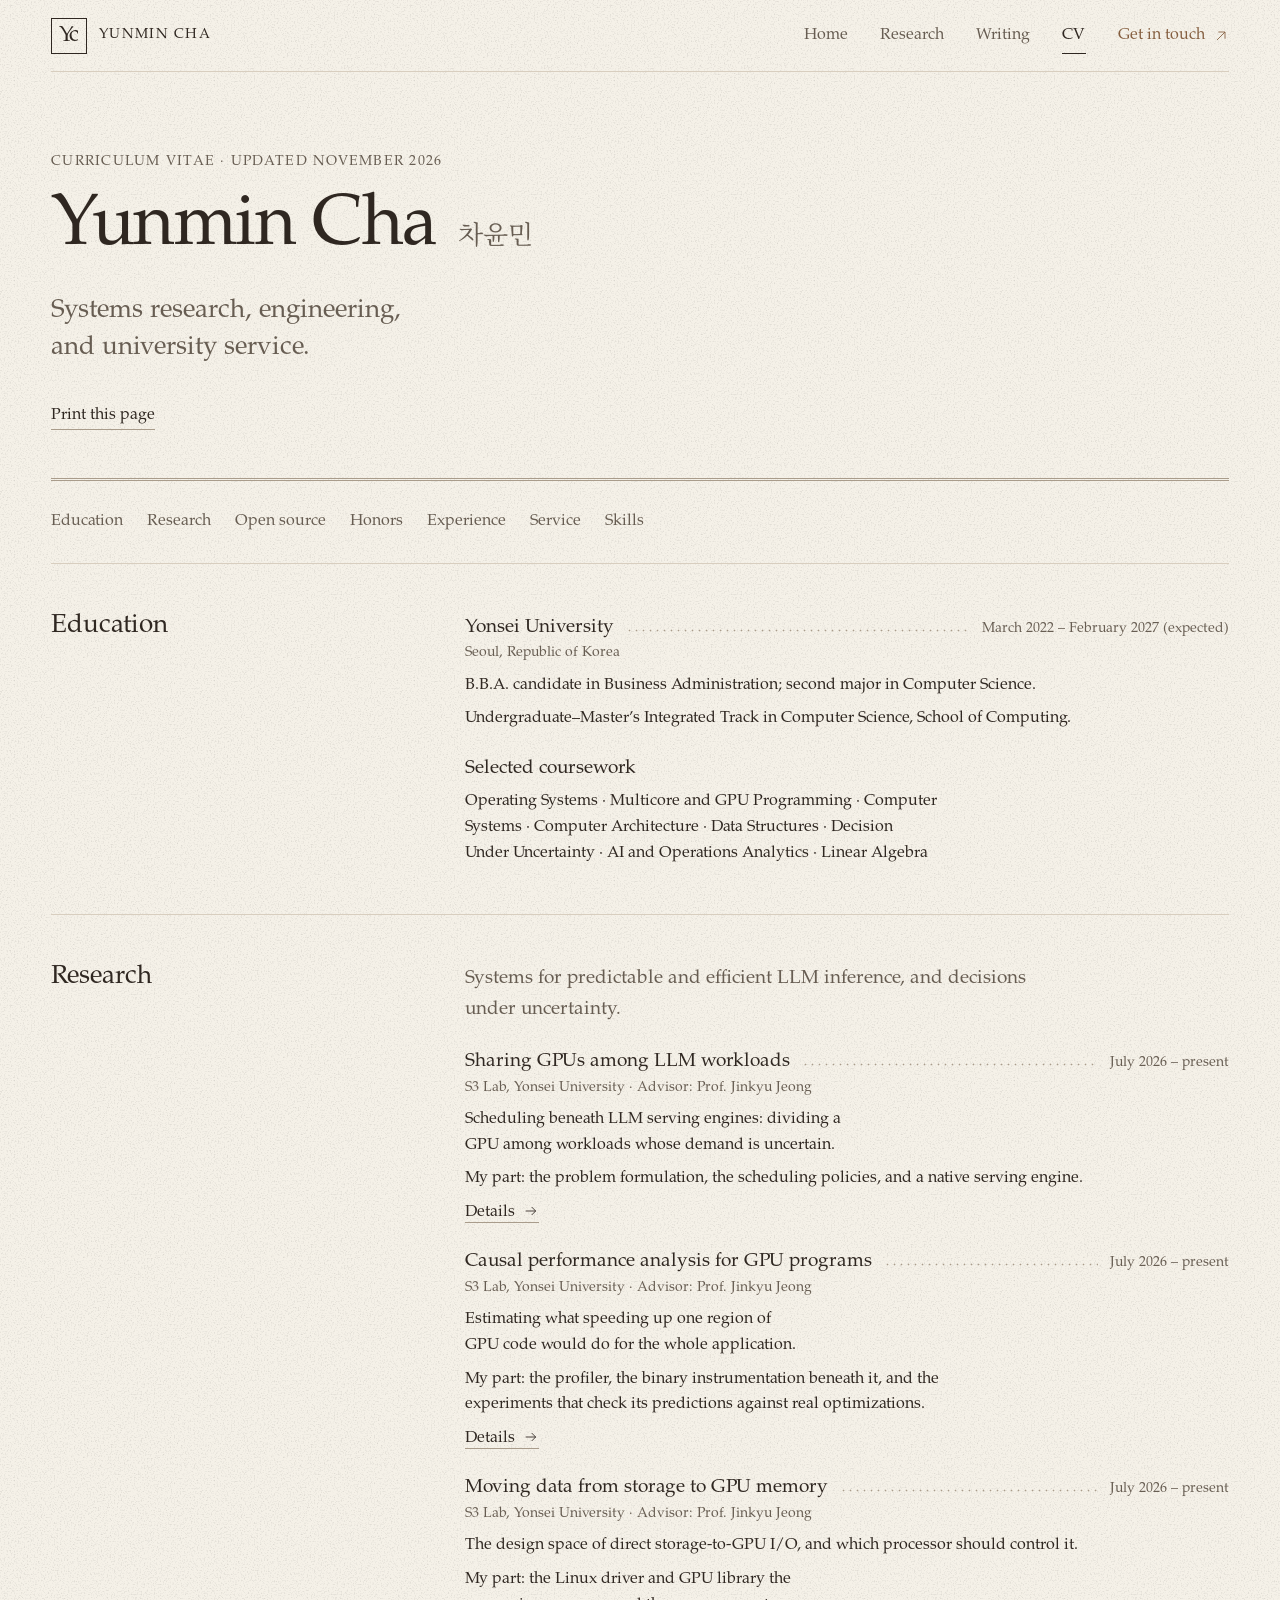
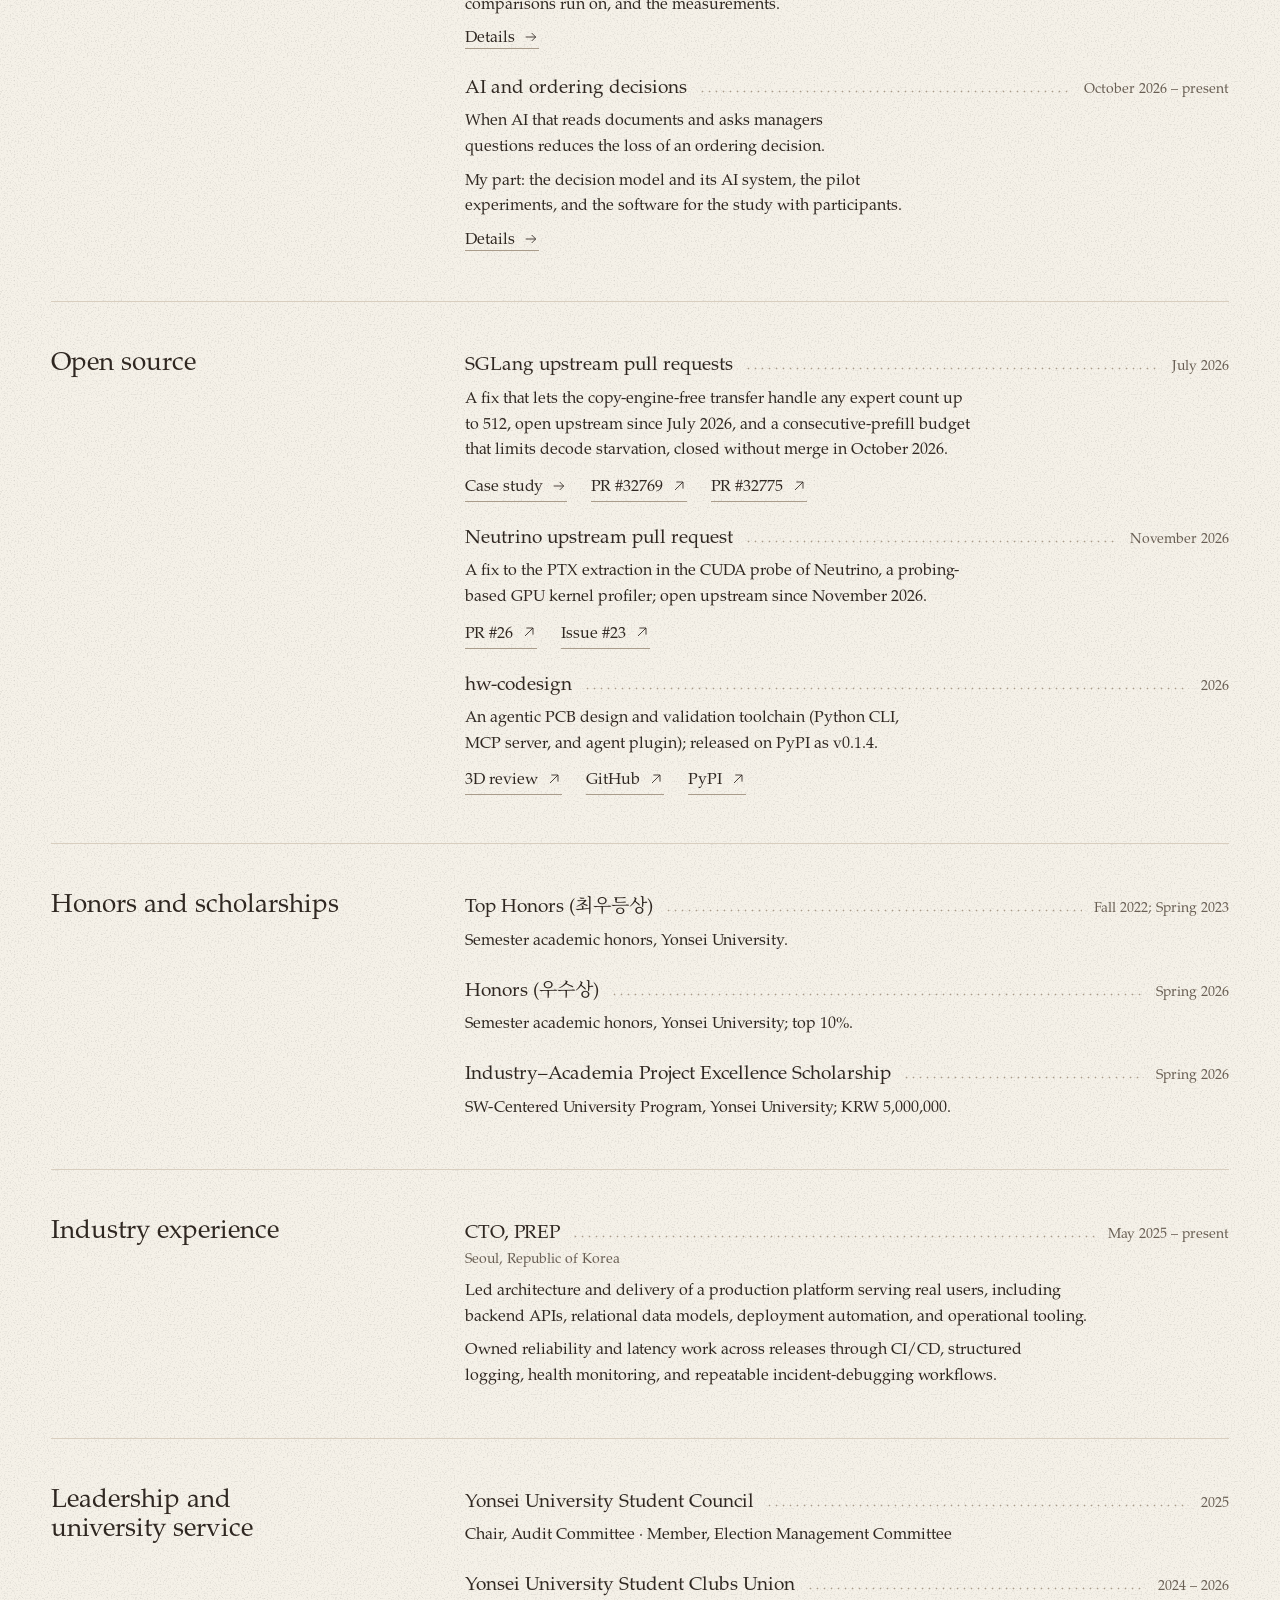
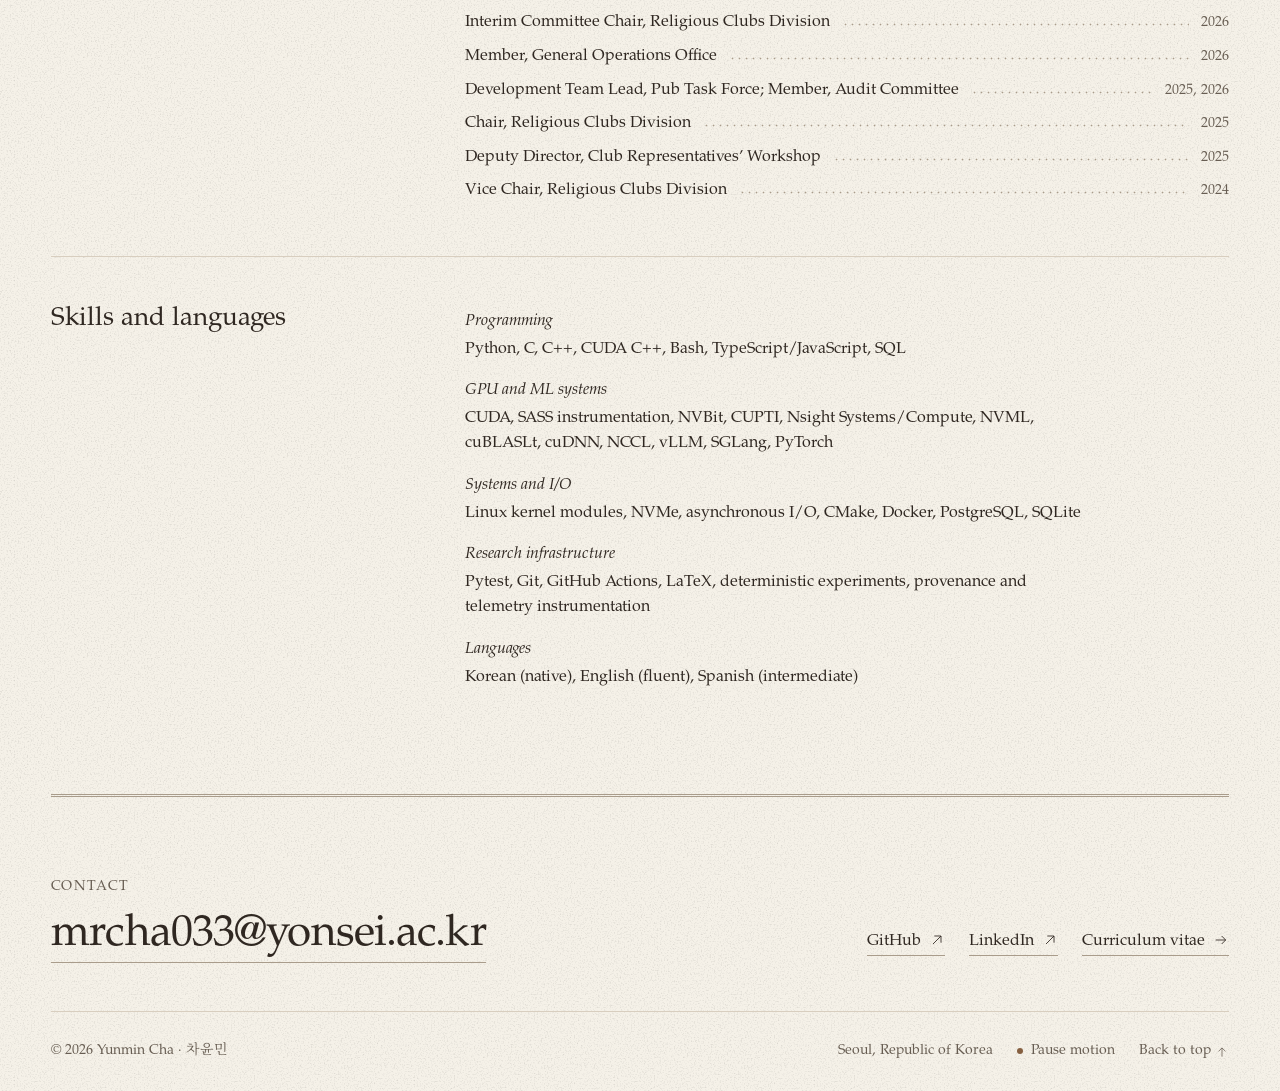
<file: cv/index.html>
<!doctype html><html lang="en"><head><meta charset="utf-8"><meta name="viewport" content="width=device-width,initial-scale=1"><meta name="color-scheme" content="light dark"><meta name="theme-color" content="#f5f1e8" media="(prefers-color-scheme: light)"><meta name="theme-color" content="#1b1714" media="(prefers-color-scheme: dark)"><title>Curriculum vitae — Yunmin Cha</title><meta name="description" content="Curriculum vitae of Yunmin Cha: education, research, open source, honors, industry experience, and university service."><meta property="og:title" content="Curriculum vitae — Yunmin Cha"><meta property="og:description" content="Curriculum vitae of Yunmin Cha: education, research, open source, honors, industry experience, and university service."><meta property="og:type" content="website"><meta property="og:image" content="https://mrcha033.github.io/assets/social-card.png"><meta property="og:image:width" content="1200"><meta property="og:image:height" content="630"><meta property="og:image:alt" content="Yunmin Cha: I build cross-layer systems for predictable and efficient LLM inference."><meta property="og:url" content="https://mrcha033.github.io/cv/"><meta property="og:site_name" content="Yunmin Cha"><meta name="twitter:card" content="summary_large_image"><link rel="canonical" href="https://mrcha033.github.io/cv/"><link rel="icon" href="/assets/favicon.svg" type="image/svg+xml"><link rel="apple-touch-icon" href="/assets/apple-touch-icon.png"><link rel="preload" href="/assets/fonts/scholar-serif.woff2" as="font" type="font/woff2" crossorigin><link rel="preload" href="/assets/fonts/ko/316881c0bd9e.woff2" as="font" type="font/woff2" crossorigin><style>@font-face{font-family:'Scholar KR';src:url(/assets/fonts/ko/316881c0bd9e.woff2) format('woff2');font-weight:400;font-display:swap;unicode-range:U+B4F1-CD5C}</style><link rel="stylesheet" href="/assets/style.css"><script src="/assets/app.js" defer></script></head><body id="top" class="no-js"><a class="skip" href="#main">Skip to content</a><header class="site-header"><div class="wrap nav-shell"><a class="identity" href="/" aria-label="Yunmin Cha, home"><span class="monogram" aria-hidden="true">Yc</span><span class="identity-text">Yunmin Cha</span></a><button class="menu-toggle" type="button" aria-label="Open navigation" aria-expanded="false" aria-controls="navigation"><span>Menu</span><span class="menu-symbol" aria-hidden="true"></span></button><nav id="navigation" class="nav-links" aria-label="Main navigation"><a href="/">Home</a><a href="/research/">Research</a><a href="/writing/">Writing</a><a href="/cv/" aria-current="page">CV</a><a class="contact-nav" href="mailto:mrcha033@yonsei.ac.kr">Get in touch <svg class="arrow" width="16" height="16" viewBox="0 0 24 24" fill="none" aria-hidden="true"><path d="M6 18 18 6M8 6h10v10" stroke="currentColor" stroke-width="1.3"/></svg></a></nav></div></header><main id="main"><div class="wrap"><header class="page-intro initial-rise"><p class="label label-pair"><span>Curriculum vitae</span><span class="sep" aria-hidden="true"> · </span><span>Updated November 2026</span></p><h1>Yunmin Cha <span class="name-ko" lang="ko">차윤민</span></h1><p class="cv-contact">mrcha033@yonsei.ac.kr · mrcha033.github.io · github.com/mrcha033 · linkedin.com/in/ynmncha</p><p class="lede">Systems research, engineering, and university service.</p><div class="page-actions"><button class="text-link" type="button" id="print-cv">Print this page</button></div></header><nav class="cv-nav" aria-label="CV sections"><a href="#education">Education</a><a href="#research">Research</a><a href="#open-source">Open source</a><a href="#honors">Honors</a><a href="#experience">Experience</a><a href="#service">Service</a><a href="#skills">Skills</a></nav><section class="cv-section" aria-labelledby="education"><h2 id="education">Education</h2><div class="cv-entries"><div class="cv-item"><div class="cv-item-head"><h3>Yonsei University</h3><span class="leader" aria-hidden="true"></span><span class="cv-date">March 2022 – February 2027 (expected)</span></div><p class="cv-place">Seoul, Republic of Korea</p><p>B.B.A. candidate in Business Administration; second major in Computer Science.</p><p>Undergraduate–Master’s Integrated Track in Computer Science, School of Computing.</p></div><div class="cv-item"><div class="cv-item-head"><h3>Selected coursework</h3><span class="cv-date"></span></div><p>Operating Systems · Multicore and GPU Programming · Computer Systems · Computer Architecture · Data Structures · Decision Under Uncertainty · AI and Operations Analytics · Linear Algebra</p></div></div></section><section class="cv-section" aria-labelledby="research"><h2 id="research">Research</h2><div class="cv-entries"><p class="cv-intro">Systems for predictable and efficient LLM inference, and decisions under uncertainty.</p><div class="cv-item"><div class="cv-item-head"><h3>Sharing GPUs among LLM workloads</h3><span class="leader" aria-hidden="true"></span><span class="cv-date">July 2026 – present</span></div><p class="cv-place">S3 Lab, Yonsei University · Advisor: Prof. Jinkyu Jeong</p><p>Scheduling beneath LLM serving engines: dividing a GPU among workloads whose demand is uncertain.</p><p>My part: the problem formulation, the scheduling policies, and a native serving engine.</p><p class="cv-link"><a class="text-link" href="/research/#scheduling" ><span class="nowrap">Details<svg class="arrow" width="16" height="16" viewBox="0 0 24 24" fill="none" aria-hidden="true"><path d="M4 12h15m-6-6 6 6-6 6" stroke="currentColor" stroke-width="1.3"/></svg></span></a></p></div><div class="cv-item"><div class="cv-item-head"><h3>Causal performance analysis for GPU programs</h3><span class="leader" aria-hidden="true"></span><span class="cv-date">July 2026 – present</span></div><p class="cv-place">S3 Lab, Yonsei University · Advisor: Prof. Jinkyu Jeong</p><p>Estimating what speeding up one region of GPU code would do for the whole application.</p><p>My part: the profiler, the binary instrumentation beneath it, and the experiments that check its predictions against real optimizations.</p><p class="cv-link"><a class="text-link" href="/research/#performance" ><span class="nowrap">Details<svg class="arrow" width="16" height="16" viewBox="0 0 24 24" fill="none" aria-hidden="true"><path d="M4 12h15m-6-6 6 6-6 6" stroke="currentColor" stroke-width="1.3"/></svg></span></a></p></div><div class="cv-item"><div class="cv-item-head"><h3>Moving data from storage to GPU memory</h3><span class="leader" aria-hidden="true"></span><span class="cv-date">July 2026 – present</span></div><p class="cv-place">S3 Lab, Yonsei University · Advisor: Prof. Jinkyu Jeong</p><p>The design space of direct storage-to-GPU I/O, and which processor should control it.</p><p>My part: the Linux driver and GPU library the comparisons run on, and the measurements.</p><p class="cv-link"><a class="text-link" href="/research/#data-paths" ><span class="nowrap">Details<svg class="arrow" width="16" height="16" viewBox="0 0 24 24" fill="none" aria-hidden="true"><path d="M4 12h15m-6-6 6 6-6 6" stroke="currentColor" stroke-width="1.3"/></svg></span></a></p></div><div class="cv-item"><div class="cv-item-head"><h3>AI and ordering decisions</h3><span class="leader" aria-hidden="true"></span><span class="cv-date">October 2026 – present</span></div><p>When AI that reads documents and asks managers questions reduces the loss of an ordering decision.</p><p>My part: the decision model and its AI system, the pilot experiments, and the software for the study with participants.</p><p class="cv-link"><a class="text-link" href="/research/#decisions" ><span class="nowrap">Details<svg class="arrow" width="16" height="16" viewBox="0 0 24 24" fill="none" aria-hidden="true"><path d="M4 12h15m-6-6 6 6-6 6" stroke="currentColor" stroke-width="1.3"/></svg></span></a></p></div></div></section><section class="cv-section" aria-labelledby="open-source"><h2 id="open-source">Open source</h2><div class="cv-entries"><div class="cv-item"><div class="cv-item-head"><h3>SGLang upstream pull requests</h3><span class="leader" aria-hidden="true"></span><span class="cv-date">July 2026</span></div><p>A fix that lets the copy-engine-free transfer handle any expert count up to 512, open upstream since July 2026, and a consecutive-prefill budget that limits decode starvation, closed without merge in October 2026.</p><p class="cv-link link-row"><a class="text-link" href="/writing/sglang-expert-counts/" >Case <span class="nowrap">study<svg class="arrow" width="16" height="16" viewBox="0 0 24 24" fill="none" aria-hidden="true"><path d="M4 12h15m-6-6 6 6-6 6" stroke="currentColor" stroke-width="1.3"/></svg></span></a><a class="text-link" href="https://github.com/sgl-project/sglang/pull/32769" target="_blank" rel="noopener noreferrer">PR <span class="nowrap">#32769<svg class="arrow" width="16" height="16" viewBox="0 0 24 24" fill="none" aria-hidden="true"><path d="M6 18 18 6M8 6h10v10" stroke="currentColor" stroke-width="1.3"/></svg></span></a><a class="text-link" href="https://github.com/sgl-project/sglang/pull/32775" target="_blank" rel="noopener noreferrer">PR <span class="nowrap">#32775<svg class="arrow" width="16" height="16" viewBox="0 0 24 24" fill="none" aria-hidden="true"><path d="M6 18 18 6M8 6h10v10" stroke="currentColor" stroke-width="1.3"/></svg></span></a></p></div><div class="cv-item"><div class="cv-item-head"><h3>Neutrino upstream pull request</h3><span class="leader" aria-hidden="true"></span><span class="cv-date">November 2026</span></div><p>A fix to the PTX extraction in the CUDA probe of Neutrino, a probing-based GPU kernel profiler; open upstream since November 2026.</p><p class="cv-link link-row"><a class="text-link" href="https://github.com/open-neutrino/neutrino/pull/26" target="_blank" rel="noopener noreferrer">PR <span class="nowrap">#26<svg class="arrow" width="16" height="16" viewBox="0 0 24 24" fill="none" aria-hidden="true"><path d="M6 18 18 6M8 6h10v10" stroke="currentColor" stroke-width="1.3"/></svg></span></a><a class="text-link" href="https://github.com/open-neutrino/neutrino/issues/23" target="_blank" rel="noopener noreferrer">Issue <span class="nowrap">#23<svg class="arrow" width="16" height="16" viewBox="0 0 24 24" fill="none" aria-hidden="true"><path d="M6 18 18 6M8 6h10v10" stroke="currentColor" stroke-width="1.3"/></svg></span></a></p></div><div class="cv-item"><div class="cv-item-head"><h3>hw-codesign</h3><span class="leader" aria-hidden="true"></span><span class="cv-date">2026</span></div><p>An agentic PCB design and validation toolchain (Python CLI, MCP server, and agent plugin); released on PyPI as v0.1.4.</p><p class="cv-link link-row"><a class="text-link" href="https://mrcha033.github.io/hw-codesign/#assembly-title" target="_blank" rel="noopener noreferrer">3D <span class="nowrap">review<svg class="arrow" width="16" height="16" viewBox="0 0 24 24" fill="none" aria-hidden="true"><path d="M6 18 18 6M8 6h10v10" stroke="currentColor" stroke-width="1.3"/></svg></span></a><a class="text-link" href="https://github.com/mrcha033/hw-codesign" target="_blank" rel="noopener noreferrer"><span class="nowrap">GitHub<svg class="arrow" width="16" height="16" viewBox="0 0 24 24" fill="none" aria-hidden="true"><path d="M6 18 18 6M8 6h10v10" stroke="currentColor" stroke-width="1.3"/></svg></span></a><a class="text-link" href="https://pypi.org/project/hw-codesign/" target="_blank" rel="noopener noreferrer"><span class="nowrap">PyPI<svg class="arrow" width="16" height="16" viewBox="0 0 24 24" fill="none" aria-hidden="true"><path d="M6 18 18 6M8 6h10v10" stroke="currentColor" stroke-width="1.3"/></svg></span></a></p></div></div></section><section class="cv-section" aria-labelledby="honors"><h2 id="honors">Honors and scholarships</h2><div class="cv-entries"><div class="cv-item"><div class="cv-item-head"><h3>Top Honors <span lang="ko">(최우등상)</span></h3><span class="leader" aria-hidden="true"></span><span class="cv-date">Fall 2022; Spring 2023</span></div><p>Semester academic honors, Yonsei University.</p></div><div class="cv-item"><div class="cv-item-head"><h3>Honors <span lang="ko">(우수상)</span></h3><span class="leader" aria-hidden="true"></span><span class="cv-date">Spring 2026</span></div><p>Semester academic honors, Yonsei University; top 10%.</p></div><div class="cv-item"><div class="cv-item-head"><h3>Industry–Academia Project Excellence Scholarship</h3><span class="leader" aria-hidden="true"></span><span class="cv-date">Spring 2026</span></div><p>SW-Centered University Program, Yonsei University; KRW 5,000,000.</p></div></div></section><section class="cv-section" aria-labelledby="experience"><h2 id="experience">Industry experience</h2><div class="cv-entries"><div class="cv-item"><div class="cv-item-head"><h3>CTO, PREP</h3><span class="leader" aria-hidden="true"></span><span class="cv-date">May 2025 – present</span></div><p class="cv-place">Seoul, Republic of Korea</p><p>Led architecture and delivery of a production platform serving real users, including backend APIs, relational data models, deployment automation, and operational tooling.</p><p>Owned reliability and latency work across releases through CI/CD, structured logging, health monitoring, and repeatable incident-debugging workflows.</p></div></div></section><section class="cv-section" aria-labelledby="service"><h2 id="service">Leadership and university service</h2><div class="cv-entries"><div class="cv-item"><div class="cv-item-head"><h3>Yonsei University Student Council</h3><span class="leader" aria-hidden="true"></span><span class="cv-date">2025</span></div><p>Chair, Audit Committee · Member, Election Management Committee</p></div><div class="cv-item"><div class="cv-item-head"><h3>Yonsei University Student Clubs Union</h3><span class="leader" aria-hidden="true"></span><span class="cv-date">2024 – 2026</span></div><ul class="cv-roles"><li><span>Interim Committee Chair, Religious Clubs Division</span><span class="leader" aria-hidden="true"></span><span class="cv-date">2026</span></li><li><span>Member, General Operations Office</span><span class="leader" aria-hidden="true"></span><span class="cv-date">2026</span></li><li><span>Development Team Lead, Pub Task Force; Member, Audit Committee</span><span class="leader" aria-hidden="true"></span><span class="cv-date">2025, 2026</span></li><li><span>Chair, Religious Clubs Division</span><span class="leader" aria-hidden="true"></span><span class="cv-date">2025</span></li><li><span>Deputy Director, Club Representatives’ Workshop</span><span class="leader" aria-hidden="true"></span><span class="cv-date">2025</span></li><li><span>Vice Chair, Religious Clubs Division</span><span class="leader" aria-hidden="true"></span><span class="cv-date">2024</span></li></ul></div></div></section><section class="cv-section" aria-labelledby="skills"><h2 id="skills">Skills and languages</h2><div class="cv-entries"><dl class="skills"><div><dt>Programming</dt><dd>Python, C, C++, CUDA C++, Bash, TypeScript/JavaScript, SQL</dd></div><div><dt>GPU and ML systems</dt><dd>CUDA, SASS instrumentation, NVBit, CUPTI, Nsight Systems/Compute, NVML, cuBLASLt, cuDNN, NCCL, vLLM, SGLang, PyTorch</dd></div><div><dt>Systems and I/O</dt><dd>Linux kernel modules, NVMe, asynchronous I/O, CMake, Docker, PostgreSQL, SQLite</dd></div><div><dt>Research infrastructure</dt><dd>Pytest, Git, GitHub Actions, LaTeX, deterministic experiments, provenance and telemetry instrumentation</dd></div><div><dt>Languages</dt><dd>Korean (native), English (fluent), Spanish (intermediate)</dd></div></dl></div></section></div></main><footer class="site-footer"><div class="wrap"><div class="footer-main"><div class="footer-contact"><p class="label">Contact</p><a class="footer-email" href="mailto:mrcha033@yonsei.ac.kr">mrcha033@yonsei.ac.kr</a></div><div class="footer-links"><a class="text-link" href="https://github.com/mrcha033" target="_blank" rel="noopener noreferrer"><span class="nowrap">GitHub<svg class="arrow" width="16" height="16" viewBox="0 0 24 24" fill="none" aria-hidden="true"><path d="M6 18 18 6M8 6h10v10" stroke="currentColor" stroke-width="1.3"/></svg></span></a><a class="text-link" href="https://www.linkedin.com/in/ynmncha/" target="_blank" rel="noopener noreferrer"><span class="nowrap">LinkedIn<svg class="arrow" width="16" height="16" viewBox="0 0 24 24" fill="none" aria-hidden="true"><path d="M6 18 18 6M8 6h10v10" stroke="currentColor" stroke-width="1.3"/></svg></span></a><a class="text-link" href="/cv/" >Curriculum <span class="nowrap">vitae<svg class="arrow" width="16" height="16" viewBox="0 0 24 24" fill="none" aria-hidden="true"><path d="M4 12h15m-6-6 6 6-6 6" stroke="currentColor" stroke-width="1.3"/></svg></span></a></div></div><div class="footer-bottom"><span>© 2026 Yunmin Cha · <span lang="ko">차윤민</span></span><span class="footer-place">Seoul, Republic of Korea</span><div class="footer-controls"><button class="motion-toggle" type="button" aria-pressed="false" aria-label="Pause decorative motion"><span class="motion-dot" aria-hidden="true"></span><span class="motion-label">Pause motion</span></button><a class="to-top" href="#top">Back to top<svg class="arrow" width="16" height="16" viewBox="0 0 24 24" fill="none" aria-hidden="true"><path d="M12 20V5m-6 6 6-6 6 6" stroke="currentColor" stroke-width="1.3"/></svg></a></div></div></div></footer></body></html>
</file>
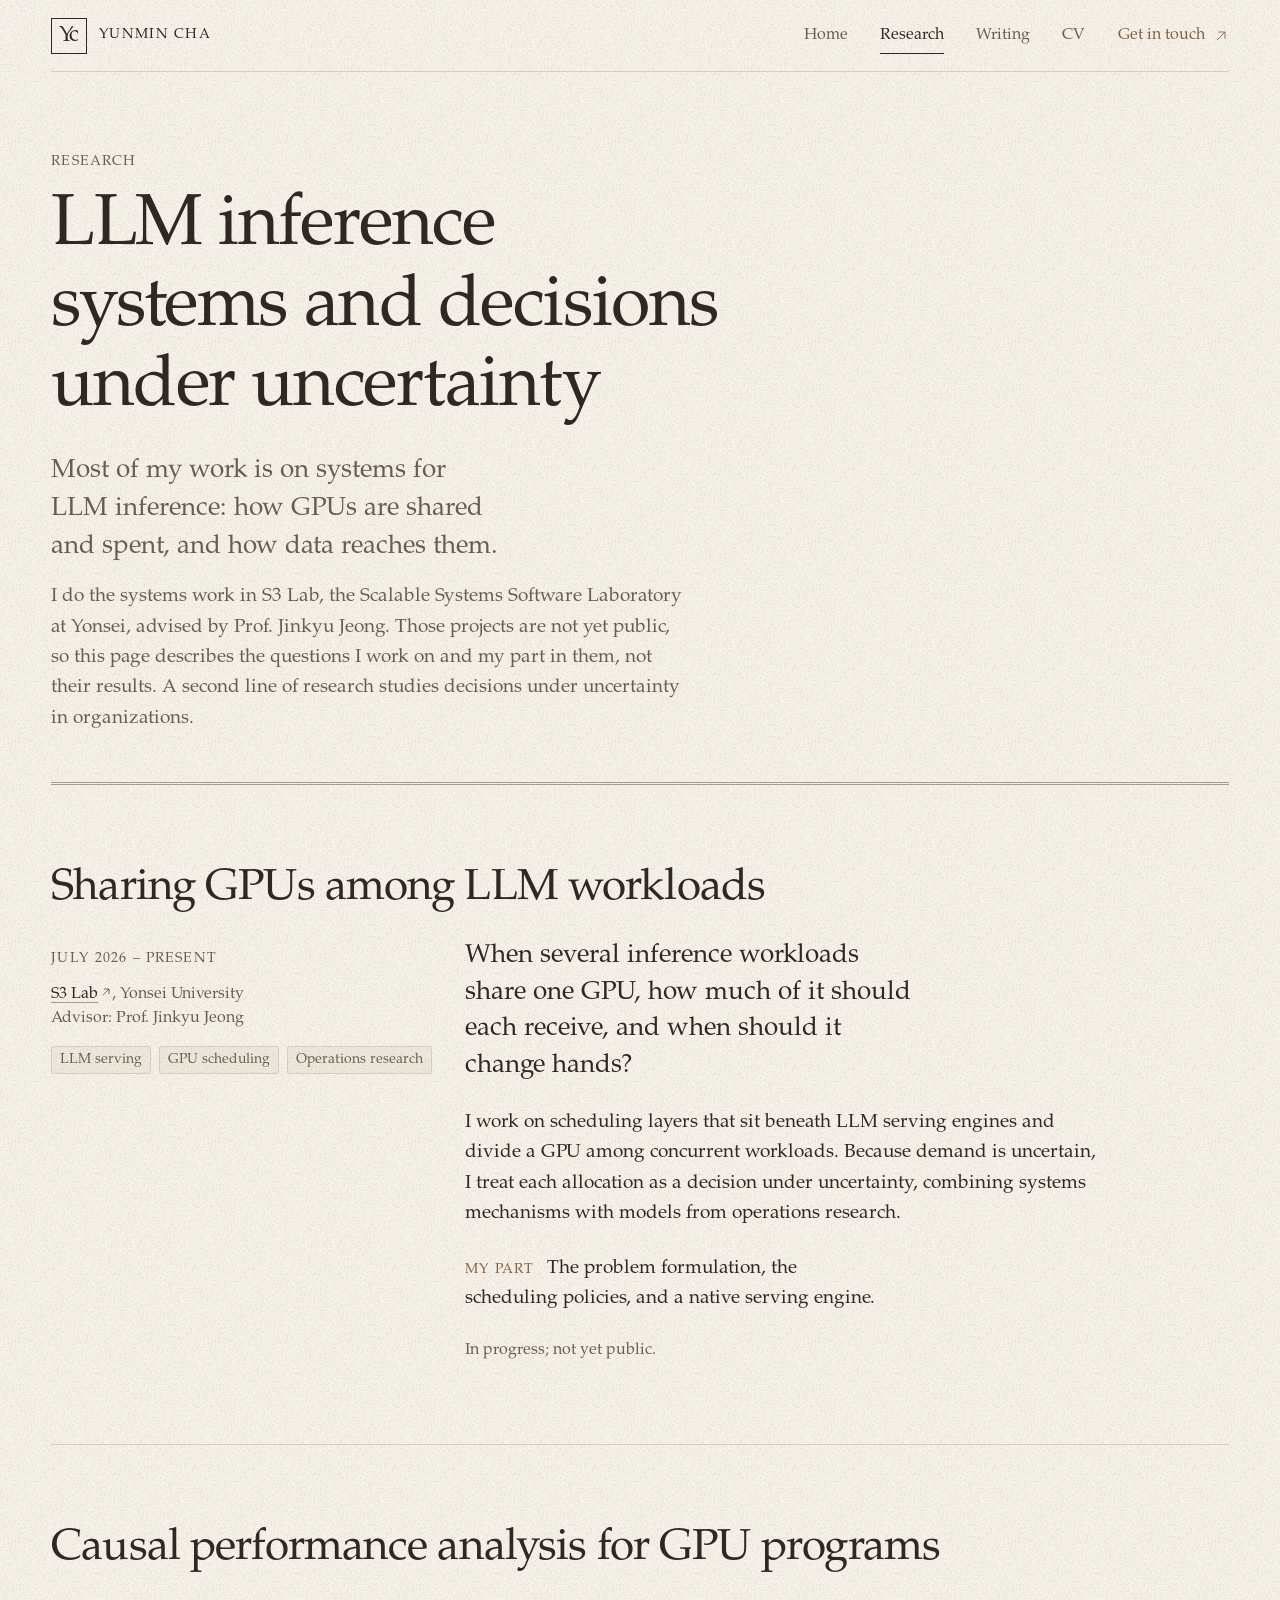
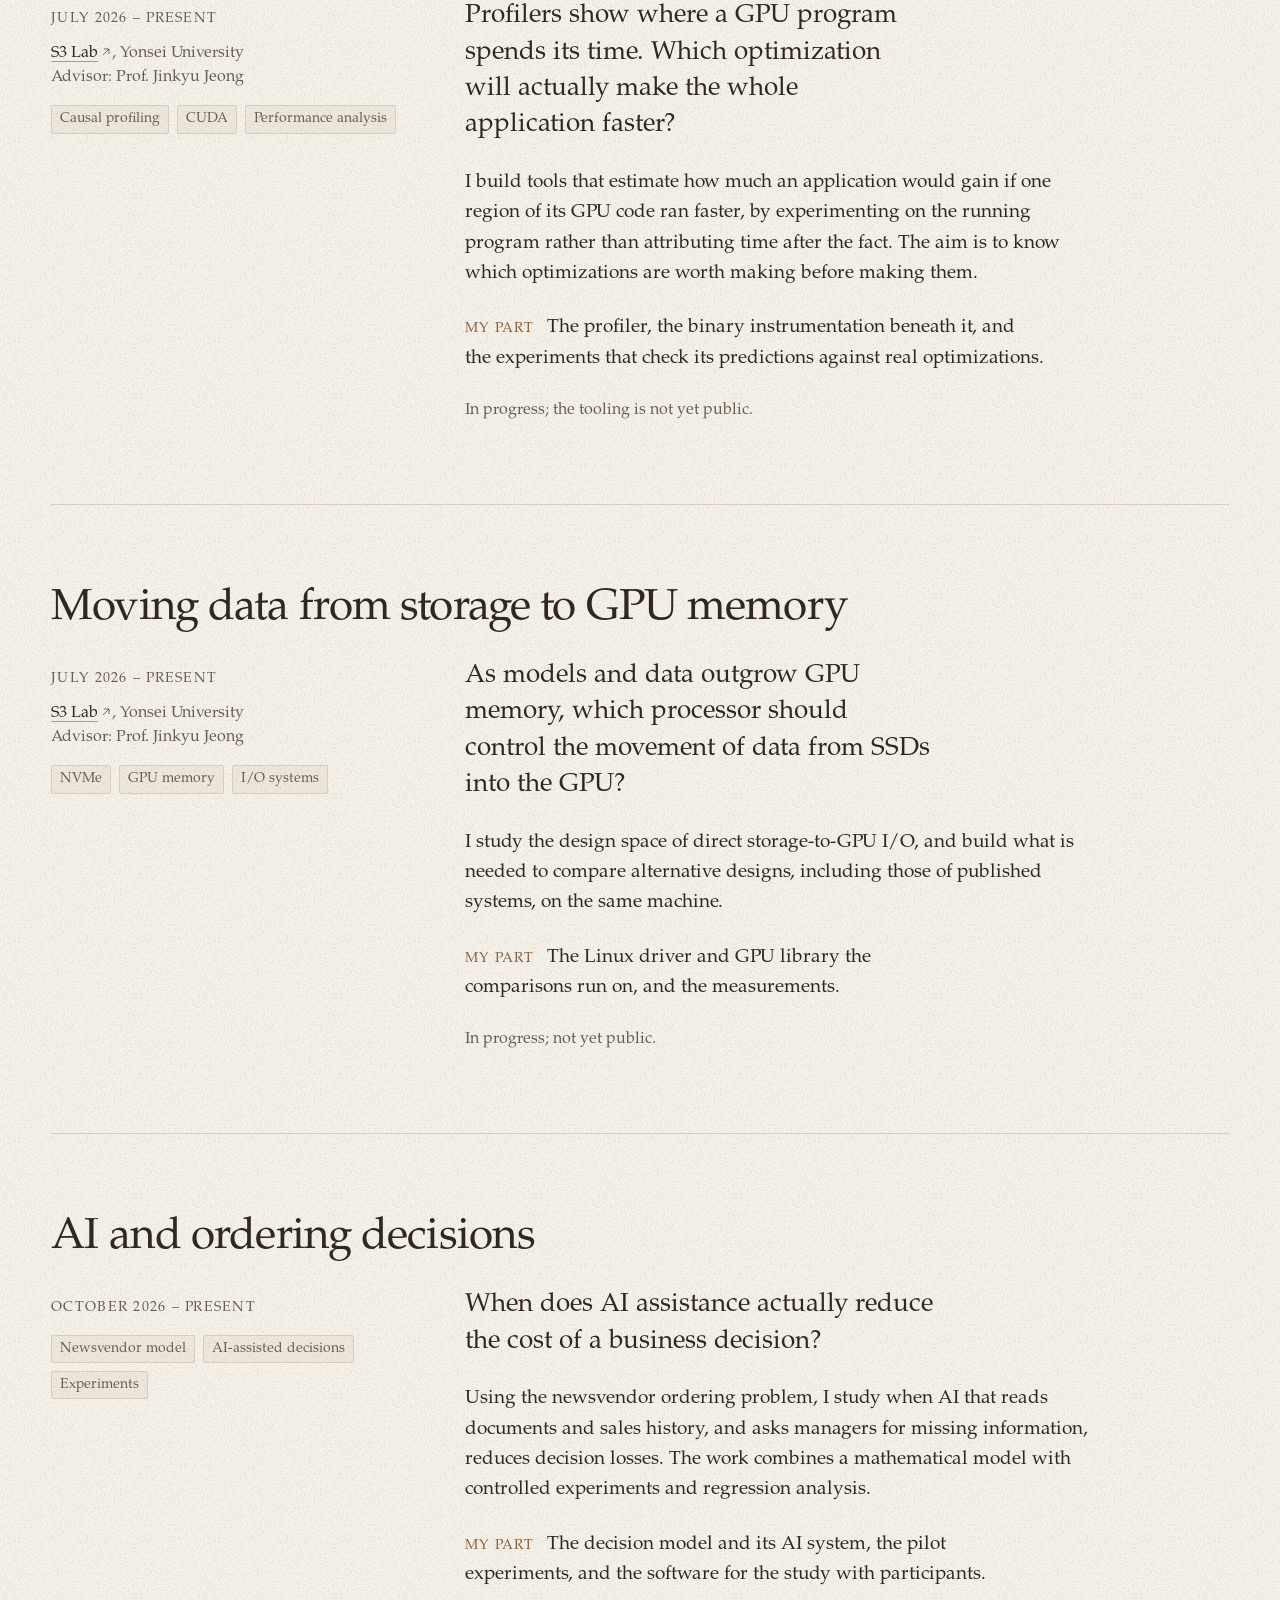
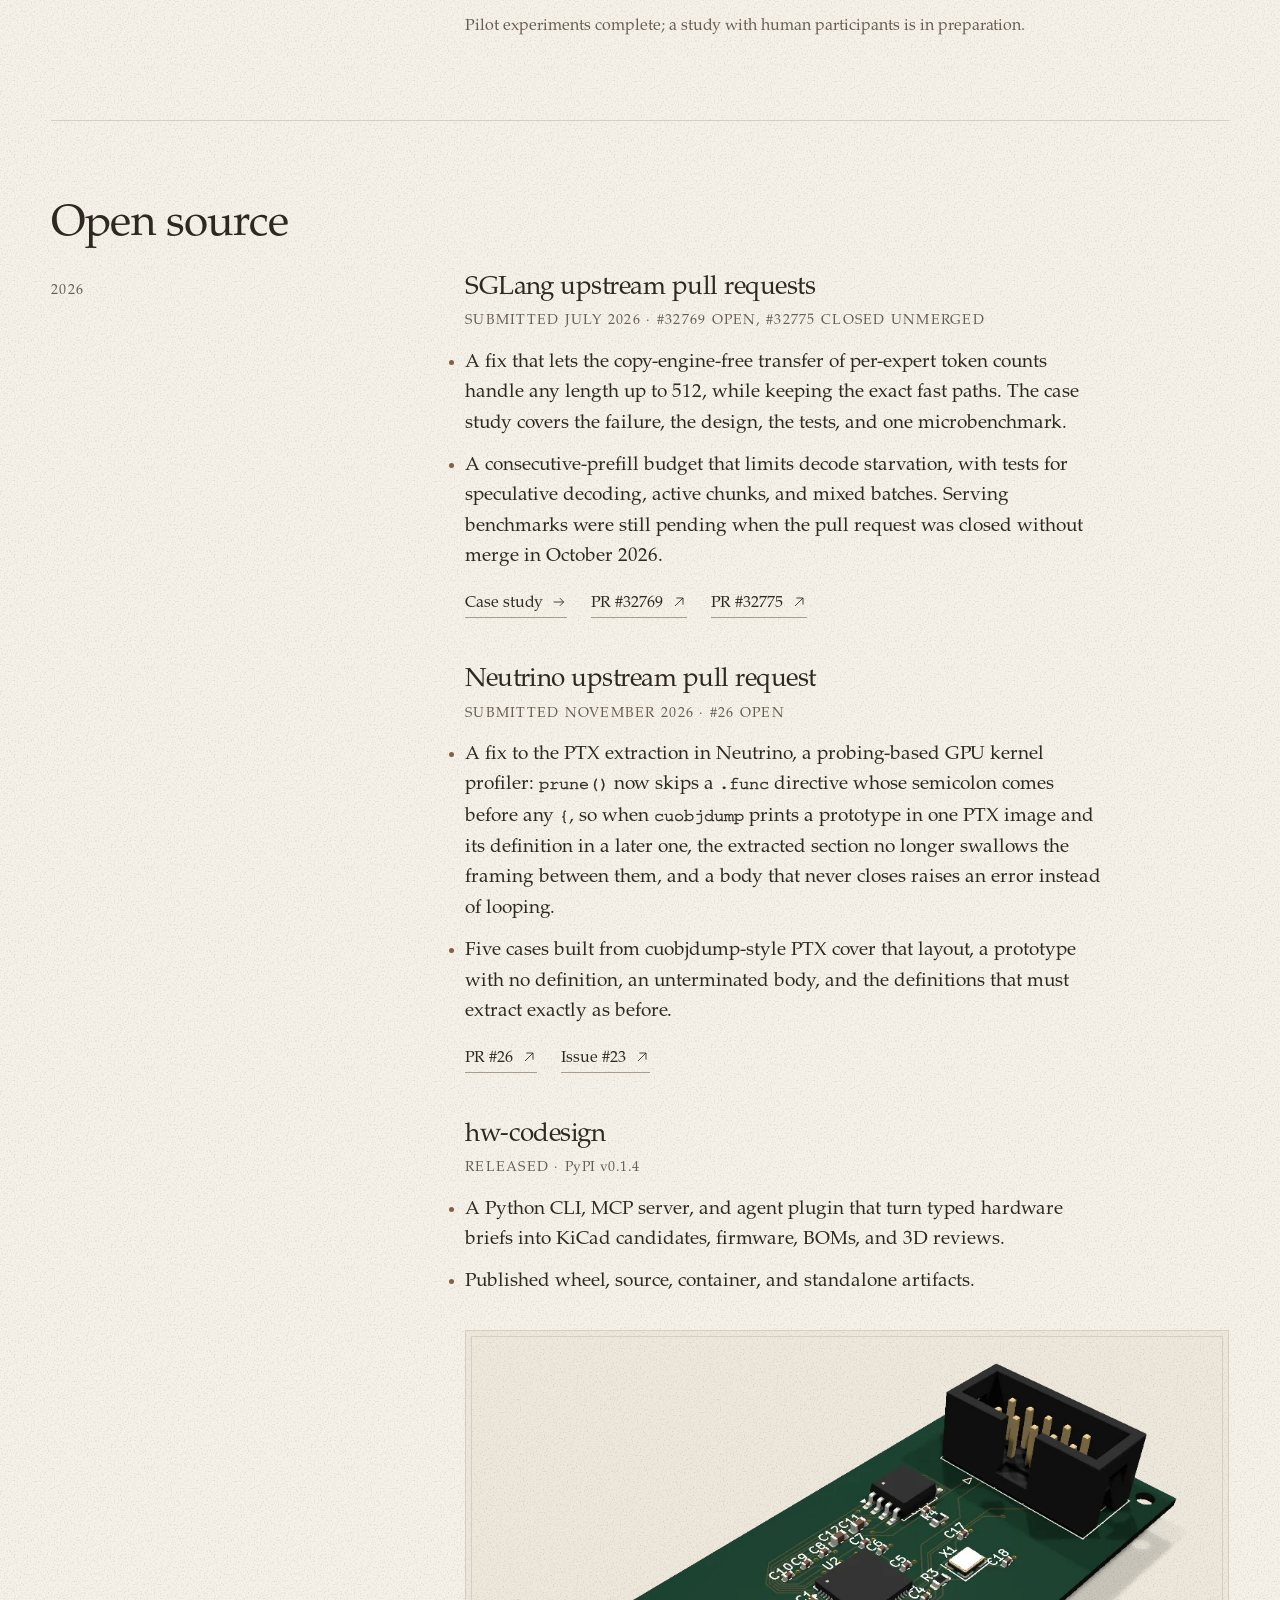
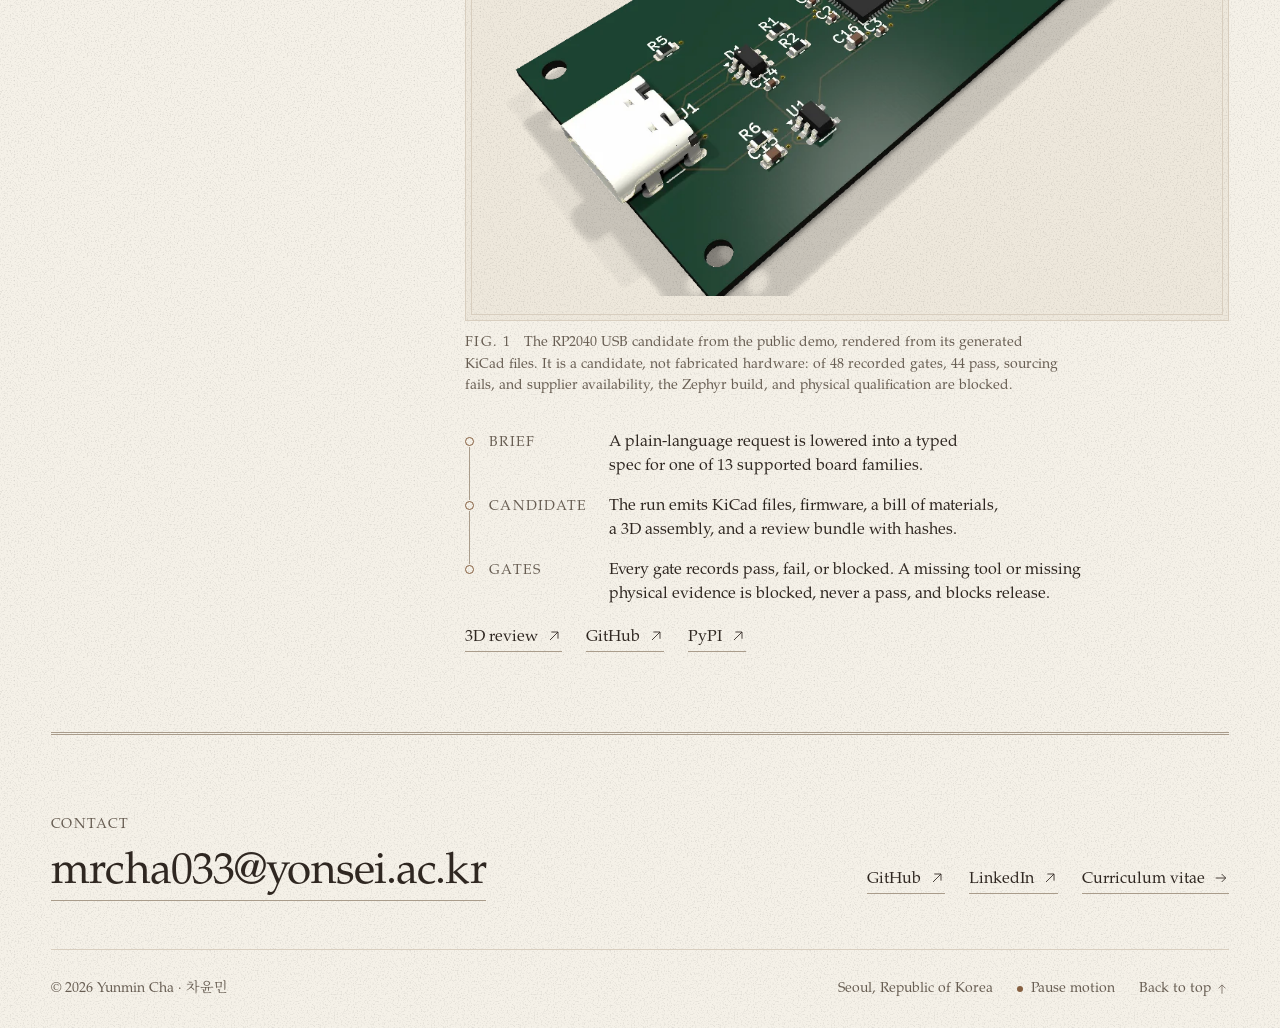
<file: research/index.html>
<!doctype html><html lang="en"><head><meta charset="utf-8"><meta name="viewport" content="width=device-width,initial-scale=1"><meta name="color-scheme" content="light dark"><meta name="theme-color" content="#f5f1e8" media="(prefers-color-scheme: light)"><meta name="theme-color" content="#1b1714" media="(prefers-color-scheme: dark)"><title>Research — Yunmin Cha</title><meta name="description" content="Research by Yunmin Cha: sharing GPUs among LLM workloads, causal performance analysis for GPU programs, storage-to-GPU data paths, and AI-assisted ordering decisions."><meta property="og:title" content="Research — Yunmin Cha"><meta property="og:description" content="Research by Yunmin Cha: sharing GPUs among LLM workloads, causal performance analysis for GPU programs, storage-to-GPU data paths, and AI-assisted ordering decisions."><meta property="og:type" content="website"><meta property="og:image" content="https://mrcha033.github.io/assets/social-card.png"><meta property="og:image:width" content="1200"><meta property="og:image:height" content="630"><meta property="og:image:alt" content="Yunmin Cha: I build cross-layer systems for predictable and efficient LLM inference."><meta property="og:url" content="https://mrcha033.github.io/research/"><meta property="og:site_name" content="Yunmin Cha"><meta name="twitter:card" content="summary_large_image"><link rel="canonical" href="https://mrcha033.github.io/research/"><link rel="icon" href="/assets/favicon.svg" type="image/svg+xml"><link rel="apple-touch-icon" href="/assets/apple-touch-icon.png"><link rel="preload" href="/assets/fonts/scholar-serif.woff2" as="font" type="font/woff2" crossorigin><style>@font-face{font-family:'Scholar KR';src:url(/assets/fonts/ko/5e8eefe255e0.woff2) format('woff2');font-weight:400;font-display:swap;unicode-range:U+BBFC-CC28}</style><link rel="stylesheet" href="/assets/style.css"><script src="/assets/app.js" defer></script></head><body id="top" class="no-js"><a class="skip" href="#main">Skip to content</a><header class="site-header"><div class="wrap nav-shell"><a class="identity" href="/" aria-label="Yunmin Cha, home"><span class="monogram" aria-hidden="true">Yc</span><span class="identity-text">Yunmin Cha</span></a><button class="menu-toggle" type="button" aria-label="Open navigation" aria-expanded="false" aria-controls="navigation"><span>Menu</span><span class="menu-symbol" aria-hidden="true"></span></button><nav id="navigation" class="nav-links" aria-label="Main navigation"><a href="/">Home</a><a href="/research/" aria-current="page">Research</a><a href="/writing/">Writing</a><a href="/cv/">CV</a><a class="contact-nav" href="mailto:mrcha033@yonsei.ac.kr">Get in touch <svg class="arrow" width="16" height="16" viewBox="0 0 24 24" fill="none" aria-hidden="true"><path d="M6 18 18 6M8 6h10v10" stroke="currentColor" stroke-width="1.3"/></svg></a></nav></div></header><main id="main"><div class="wrap"><header class="page-intro initial-rise"><p class="label">Research</p><h1>LLM inference systems and decisions under uncertainty</h1><p class="lede">Most of my work is on systems for LLM inference: how GPUs are shared and spent, and how data reaches them.</p><p class="page-note">I do the systems work in S3 Lab, the Scalable Systems Software Laboratory at Yonsei, advised by Prof. Jinkyu Jeong. Those projects are not yet public, so this page describes the questions I work on and my part in them, not their results. A second line of research studies decisions under uncertainty in organizations.</p></header><section class="research-entry" aria-labelledby="scheduling"><h2 id="scheduling" class="reveal">Sharing GPUs among LLM workloads</h2><div class="entry-aside reveal"><p class="label">July 2026 – present</p><p class="entry-lab"><a class="inline-link" href="https://cslab.yonsei.ac.kr/" target="_blank" rel="noopener noreferrer">S3 <span class="nowrap">Lab<svg class="arrow" width="16" height="16" viewBox="0 0 24 24" fill="none" aria-hidden="true"><path d="M6 18 18 6M8 6h10v10" stroke="currentColor" stroke-width="1.3"/></svg></span></a>, Yonsei University<br>Advisor: Prof. Jinkyu Jeong</p><ul class="tags" aria-label="Topics"><li>LLM serving</li><li>GPU scheduling</li><li>Operations research</li></ul></div><div class="entry-body reveal"><p class="entry-subtitle">When several inference workloads share one GPU, how much of it should each receive, and when should it change hands?</p><p class="entry-text">I work on scheduling layers that sit beneath LLM serving engines and divide a GPU among concurrent workloads. Because demand is uncertain, I treat each allocation as a decision under uncertainty, combining systems mechanisms with models from operations research.</p><p class="entry-role"><span class="label">My part</span> The problem formulation, the scheduling policies, and a native serving engine.</p><p class="entry-status">In progress; not yet public.</p></div></section><section class="research-entry" aria-labelledby="performance"><h2 id="performance" class="reveal">Causal performance analysis for GPU programs</h2><div class="entry-aside reveal"><p class="label">July 2026 – present</p><p class="entry-lab"><a class="inline-link" href="https://cslab.yonsei.ac.kr/" target="_blank" rel="noopener noreferrer">S3 <span class="nowrap">Lab<svg class="arrow" width="16" height="16" viewBox="0 0 24 24" fill="none" aria-hidden="true"><path d="M6 18 18 6M8 6h10v10" stroke="currentColor" stroke-width="1.3"/></svg></span></a>, Yonsei University<br>Advisor: Prof. Jinkyu Jeong</p><ul class="tags" aria-label="Topics"><li>Causal profiling</li><li>CUDA</li><li>Performance analysis</li></ul></div><div class="entry-body reveal"><p class="entry-subtitle">Profilers show where a GPU program spends its time. Which optimization will actually make the whole application faster?</p><p class="entry-text">I build tools that estimate how much an application would gain if one region of its GPU code ran faster, by experimenting on the running program rather than attributing time after the fact. The aim is to know which optimizations are worth making before making them.</p><p class="entry-role"><span class="label">My part</span> The profiler, the binary instrumentation beneath it, and the experiments that check its predictions against real optimizations.</p><p class="entry-status">In progress; the tooling is not yet public.</p></div></section><section class="research-entry" aria-labelledby="data-paths"><h2 id="data-paths" class="reveal">Moving data from storage to GPU memory</h2><div class="entry-aside reveal"><p class="label">July 2026 – present</p><p class="entry-lab"><a class="inline-link" href="https://cslab.yonsei.ac.kr/" target="_blank" rel="noopener noreferrer">S3 <span class="nowrap">Lab<svg class="arrow" width="16" height="16" viewBox="0 0 24 24" fill="none" aria-hidden="true"><path d="M6 18 18 6M8 6h10v10" stroke="currentColor" stroke-width="1.3"/></svg></span></a>, Yonsei University<br>Advisor: Prof. Jinkyu Jeong</p><ul class="tags" aria-label="Topics"><li>NVMe</li><li>GPU memory</li><li>I/O systems</li></ul></div><div class="entry-body reveal"><p class="entry-subtitle">As models and data outgrow GPU memory, which processor should control the movement of data from SSDs into the GPU?</p><p class="entry-text">I study the design space of direct storage-to-GPU I/O, and build what is needed to compare alternative designs, including those of published systems, on the same machine.</p><p class="entry-role"><span class="label">My part</span> The Linux driver and GPU library the comparisons run on, and the measurements.</p><p class="entry-status">In progress; not yet public.</p></div></section><section class="research-entry" aria-labelledby="decisions"><h2 id="decisions" class="reveal">AI and ordering decisions</h2><div class="entry-aside reveal"><p class="label">October 2026 – present</p><ul class="tags" aria-label="Topics"><li>Newsvendor model</li><li>AI-assisted decisions</li><li>Experiments</li></ul></div><div class="entry-body reveal"><p class="entry-subtitle">When does AI assistance actually reduce the cost of a business decision?</p><p class="entry-text">Using the newsvendor ordering problem, I study when AI that reads documents and sales history, and asks managers for missing information, reduces decision losses. The work combines a mathematical model with controlled experiments and regression analysis.</p><p class="entry-role"><span class="label">My part</span> The decision model and its AI system, the pilot experiments, and the software for the study with participants.</p><p class="entry-status">Pilot experiments complete; a study with human participants is in preparation.</p></div></section><section class="research-entry" aria-labelledby="open-source"><h2 id="open-source" class="reveal">Open source</h2><div class="entry-aside reveal"><p class="label">2026</p></div><div class="entry-body"><div class="oss-block reveal"><h3>SGLang upstream pull requests</h3><p class="oss-status label">Submitted July 2026 · #32769 open, #32775 closed unmerged</p><ul class="entry-points"><li>A fix that lets the copy-engine-free transfer of per-expert token counts handle any length up to 512, while keeping the exact fast paths. The case study covers the failure, the design, the tests, and one microbenchmark.</li><li>A consecutive-prefill budget that limits decode starvation, with tests for speculative decoding, active chunks, and mixed batches. Serving benchmarks were still pending when the pull request was closed without merge in October 2026.</li></ul><div class="link-row"><a class="text-link" href="/writing/sglang-expert-counts/" >Case <span class="nowrap">study<svg class="arrow" width="16" height="16" viewBox="0 0 24 24" fill="none" aria-hidden="true"><path d="M4 12h15m-6-6 6 6-6 6" stroke="currentColor" stroke-width="1.3"/></svg></span></a><a class="text-link" href="https://github.com/sgl-project/sglang/pull/32769" target="_blank" rel="noopener noreferrer">PR <span class="nowrap">#32769<svg class="arrow" width="16" height="16" viewBox="0 0 24 24" fill="none" aria-hidden="true"><path d="M6 18 18 6M8 6h10v10" stroke="currentColor" stroke-width="1.3"/></svg></span></a><a class="text-link" href="https://github.com/sgl-project/sglang/pull/32775" target="_blank" rel="noopener noreferrer">PR <span class="nowrap">#32775<svg class="arrow" width="16" height="16" viewBox="0 0 24 24" fill="none" aria-hidden="true"><path d="M6 18 18 6M8 6h10v10" stroke="currentColor" stroke-width="1.3"/></svg></span></a></div></div><div class="oss-block reveal"><h3>Neutrino upstream pull request</h3><p class="oss-status label">Submitted November 2026 · #26 open</p><ul class="entry-points"><li>A fix to the PTX extraction in Neutrino, a probing-based GPU kernel profiler: <code>prune()</code> now skips a <code>.func</code> directive whose semicolon comes before any <code>{</code>, so when <code>cuobjdump</code> prints a prototype in one PTX image and its definition in a later one, the extracted section no longer swallows the framing between them, and a body that never closes raises an error instead of looping.</li><li>Five cases built from cuobjdump-style PTX cover that layout, a prototype with no definition, an unterminated body, and the definitions that must extract exactly as before.</li></ul><div class="link-row"><a class="text-link" href="https://github.com/open-neutrino/neutrino/pull/26" target="_blank" rel="noopener noreferrer">PR <span class="nowrap">#26<svg class="arrow" width="16" height="16" viewBox="0 0 24 24" fill="none" aria-hidden="true"><path d="M6 18 18 6M8 6h10v10" stroke="currentColor" stroke-width="1.3"/></svg></span></a><a class="text-link" href="https://github.com/open-neutrino/neutrino/issues/23" target="_blank" rel="noopener noreferrer">Issue <span class="nowrap">#23<svg class="arrow" width="16" height="16" viewBox="0 0 24 24" fill="none" aria-hidden="true"><path d="M6 18 18 6M8 6h10v10" stroke="currentColor" stroke-width="1.3"/></svg></span></a></div></div><div class="oss-block reveal"><h3>hw-codesign</h3><p class="oss-status label">Released · <span class="as-is">PyPI v0.1.4</span></p><ul class="entry-points"><li>A Python CLI, MCP server, and agent plugin that turn typed hardware briefs into KiCad candidates, firmware, BOMs, and 3D reviews.</li><li>Published wheel, source, container, and standalone artifacts.</li></ul><figure class="plate-figure"><a class="plate-image" href="https://mrcha033.github.io/hw-codesign/#assembly-title" target="_blank" rel="noopener noreferrer"><img src="/assets/hw-codesign-rp2040.webp" width="957" height="742" alt="3D CAD render of the generated RP2040 USB candidate: a green two-layer board with a USB-C connector at one end, a debug header at the other, and the RP2040 between them. Opens the interactive 3D review." loading="lazy" decoding="async"></a><figcaption><span class="fig-no">Fig. 1</span> The RP2040 USB candidate from the public demo, rendered from its generated KiCad files. It is a candidate, not fabricated hardware: of 48 recorded gates, 44 pass, sourcing fails, and supplier availability, the Zephyr build, and physical qualification are blocked.</figcaption></figure><ol class="pipeline" aria-label="How hw-codesign works"><li><p class="label">Brief</p><p>A plain-language request is lowered into a typed spec for one of 13 supported board families.</p></li><li><p class="label">Candidate</p><p>The run emits KiCad files, firmware, a bill of materials, a 3D assembly, and a review bundle with hashes.</p></li><li><p class="label">Gates</p><p>Every gate records pass, fail, or blocked. A missing tool or missing physical evidence is blocked, never a pass, and blocks release.</p></li></ol><div class="link-row"><a class="text-link" href="https://mrcha033.github.io/hw-codesign/#assembly-title" target="_blank" rel="noopener noreferrer">3D <span class="nowrap">review<svg class="arrow" width="16" height="16" viewBox="0 0 24 24" fill="none" aria-hidden="true"><path d="M6 18 18 6M8 6h10v10" stroke="currentColor" stroke-width="1.3"/></svg></span></a><a class="text-link" href="https://github.com/mrcha033/hw-codesign" target="_blank" rel="noopener noreferrer"><span class="nowrap">GitHub<svg class="arrow" width="16" height="16" viewBox="0 0 24 24" fill="none" aria-hidden="true"><path d="M6 18 18 6M8 6h10v10" stroke="currentColor" stroke-width="1.3"/></svg></span></a><a class="text-link" href="https://pypi.org/project/hw-codesign/" target="_blank" rel="noopener noreferrer"><span class="nowrap">PyPI<svg class="arrow" width="16" height="16" viewBox="0 0 24 24" fill="none" aria-hidden="true"><path d="M6 18 18 6M8 6h10v10" stroke="currentColor" stroke-width="1.3"/></svg></span></a></div></div></div></section></div></main><footer class="site-footer"><div class="wrap"><div class="footer-main"><div class="footer-contact"><p class="label">Contact</p><a class="footer-email" href="mailto:mrcha033@yonsei.ac.kr">mrcha033@yonsei.ac.kr</a></div><div class="footer-links"><a class="text-link" href="https://github.com/mrcha033" target="_blank" rel="noopener noreferrer"><span class="nowrap">GitHub<svg class="arrow" width="16" height="16" viewBox="0 0 24 24" fill="none" aria-hidden="true"><path d="M6 18 18 6M8 6h10v10" stroke="currentColor" stroke-width="1.3"/></svg></span></a><a class="text-link" href="https://www.linkedin.com/in/ynmncha/" target="_blank" rel="noopener noreferrer"><span class="nowrap">LinkedIn<svg class="arrow" width="16" height="16" viewBox="0 0 24 24" fill="none" aria-hidden="true"><path d="M6 18 18 6M8 6h10v10" stroke="currentColor" stroke-width="1.3"/></svg></span></a><a class="text-link" href="/cv/" >Curriculum <span class="nowrap">vitae<svg class="arrow" width="16" height="16" viewBox="0 0 24 24" fill="none" aria-hidden="true"><path d="M4 12h15m-6-6 6 6-6 6" stroke="currentColor" stroke-width="1.3"/></svg></span></a></div></div><div class="footer-bottom"><span>© 2026 Yunmin Cha · <span lang="ko">차윤민</span></span><span class="footer-place">Seoul, Republic of Korea</span><div class="footer-controls"><button class="motion-toggle" type="button" aria-pressed="false" aria-label="Pause decorative motion"><span class="motion-dot" aria-hidden="true"></span><span class="motion-label">Pause motion</span></button><a class="to-top" href="#top">Back to top<svg class="arrow" width="16" height="16" viewBox="0 0 24 24" fill="none" aria-hidden="true"><path d="M12 20V5m-6 6 6-6 6 6" stroke="currentColor" stroke-width="1.3"/></svg></a></div></div></div></footer></body></html>
</file>
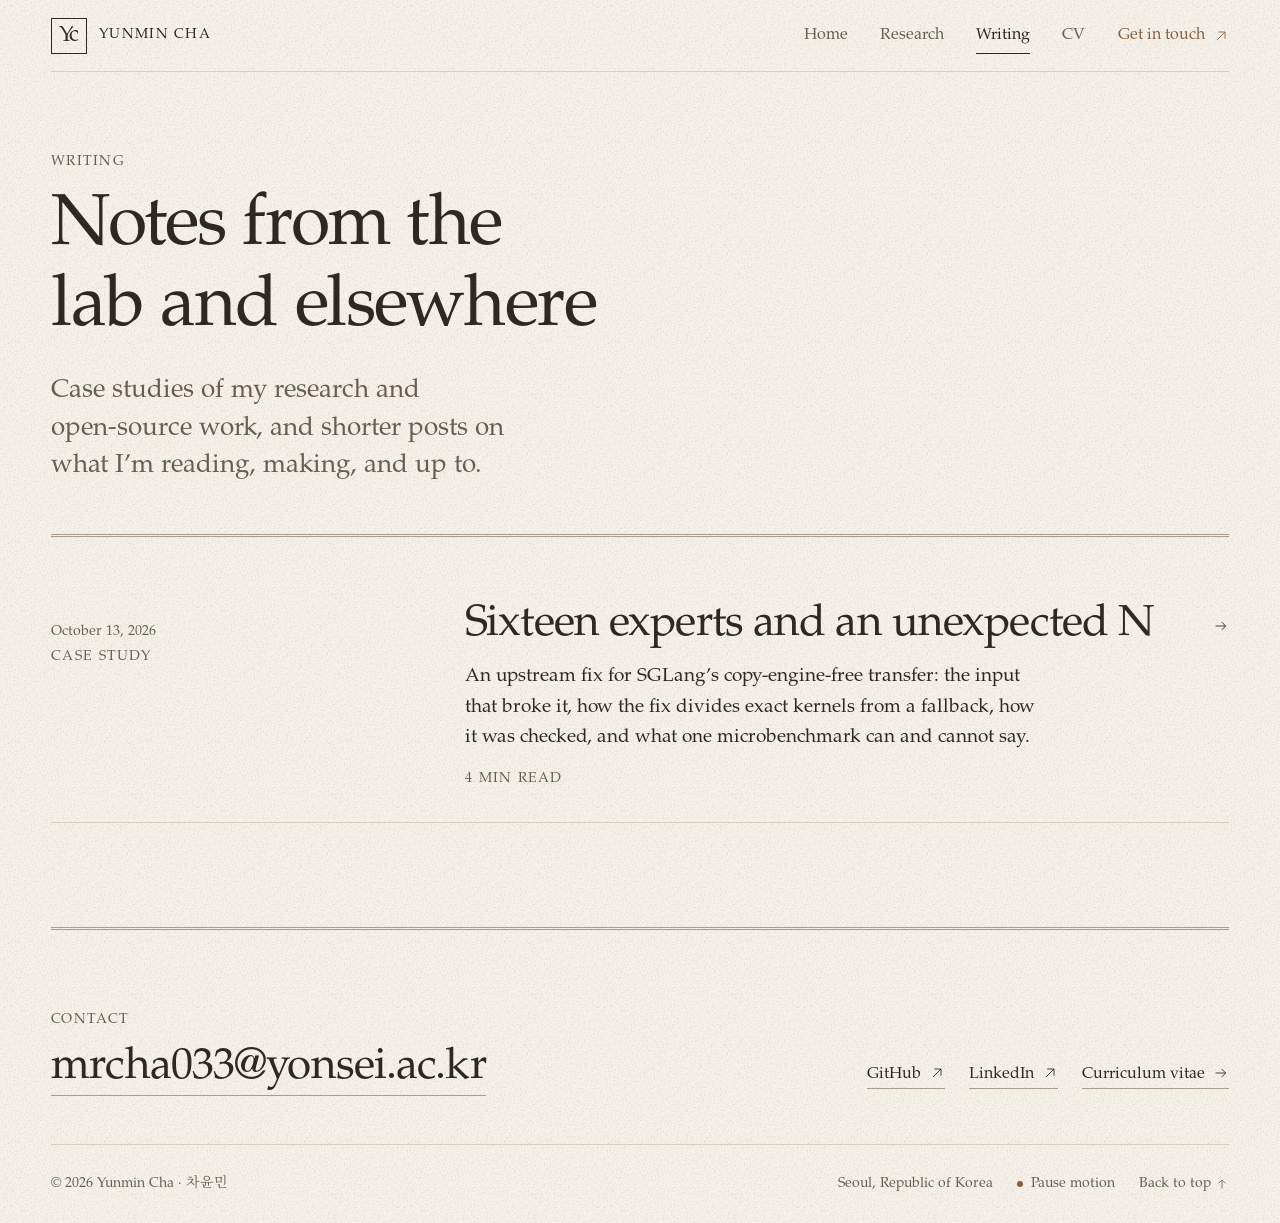
<file: writing/index.html>
<!doctype html><html lang="en"><head><meta charset="utf-8"><meta name="viewport" content="width=device-width,initial-scale=1"><meta name="color-scheme" content="light dark"><meta name="theme-color" content="#f5f1e8" media="(prefers-color-scheme: light)"><meta name="theme-color" content="#1b1714" media="(prefers-color-scheme: dark)"><title>Writing — Yunmin Cha</title><meta name="description" content="Writing by Yunmin Cha: case studies of research and open-source work, notes, and news from life."><meta property="og:title" content="Writing — Yunmin Cha"><meta property="og:description" content="Writing by Yunmin Cha: case studies of research and open-source work, notes, and news from life."><meta property="og:type" content="website"><meta property="og:image" content="https://mrcha033.github.io/assets/social-card.png"><meta property="og:image:width" content="1200"><meta property="og:image:height" content="630"><meta property="og:image:alt" content="Yunmin Cha: I build cross-layer systems for predictable and efficient LLM inference."><meta property="og:url" content="https://mrcha033.github.io/writing/"><meta property="og:site_name" content="Yunmin Cha"><meta name="twitter:card" content="summary_large_image"><link rel="canonical" href="https://mrcha033.github.io/writing/"><link rel="icon" href="/assets/favicon.svg" type="image/svg+xml"><link rel="apple-touch-icon" href="/assets/apple-touch-icon.png"><link rel="preload" href="/assets/fonts/scholar-serif.woff2" as="font" type="font/woff2" crossorigin><style>@font-face{font-family:'Scholar KR';src:url(/assets/fonts/ko/5e8eefe255e0.woff2) format('woff2');font-weight:400;font-display:swap;unicode-range:U+BBFC-CC28}</style><link rel="stylesheet" href="/assets/style.css"><script src="/assets/app.js" defer></script></head><body id="top" class="no-js"><a class="skip" href="#main">Skip to content</a><header class="site-header"><div class="wrap nav-shell"><a class="identity" href="/" aria-label="Yunmin Cha, home"><span class="monogram" aria-hidden="true">Yc</span><span class="identity-text">Yunmin Cha</span></a><button class="menu-toggle" type="button" aria-label="Open navigation" aria-expanded="false" aria-controls="navigation"><span>Menu</span><span class="menu-symbol" aria-hidden="true"></span></button><nav id="navigation" class="nav-links" aria-label="Main navigation"><a href="/">Home</a><a href="/research/">Research</a><a href="/writing/" aria-current="page">Writing</a><a href="/cv/">CV</a><a class="contact-nav" href="mailto:mrcha033@yonsei.ac.kr">Get in touch <svg class="arrow" width="16" height="16" viewBox="0 0 24 24" fill="none" aria-hidden="true"><path d="M6 18 18 6M8 6h10v10" stroke="currentColor" stroke-width="1.3"/></svg></a></nav></div></header><main id="main"><div class="wrap"><header class="page-intro initial-rise"><p class="label">Writing</p><h1>Notes from the lab and elsewhere</h1><p class="lede">Case studies of my research and <span class="nowrap">open-source</span> work, and shorter posts on what I’m reading, making, and up to.</p></header><section class="journal" aria-label="Writing"><div id="journal-list"><a class="journal-card" data-category="Case study" href="/writing/sglang-expert-counts/"><div class="journal-date"><span>October 13, 2026</span><span class="label">Case study</span></div><div><h2>Sixteen experts and an unexpected N</h2><p>An upstream fix for SGLang’s copy-engine-free transfer: the input that broke it, how the fix divides exact kernels from a fallback, how it was checked, and what one microbenchmark can and cannot say.</p><p class="journal-meta label">4 min read</p></div><svg class="arrow" width="16" height="16" viewBox="0 0 24 24" fill="none" aria-hidden="true"><path d="M4 12h15m-6-6 6 6-6 6" stroke="currentColor" stroke-width="1.3"/></svg></a></div><div class="empty-state" id="empty-state" hidden><p>Nothing matches this search.</p><button class="text-link" type="button" id="reset-search">Clear filters</button></div></section></div></main><footer class="site-footer"><div class="wrap"><div class="footer-main"><div class="footer-contact"><p class="label">Contact</p><a class="footer-email" href="mailto:mrcha033@yonsei.ac.kr">mrcha033@yonsei.ac.kr</a></div><div class="footer-links"><a class="text-link" href="https://github.com/mrcha033" target="_blank" rel="noopener noreferrer"><span class="nowrap">GitHub<svg class="arrow" width="16" height="16" viewBox="0 0 24 24" fill="none" aria-hidden="true"><path d="M6 18 18 6M8 6h10v10" stroke="currentColor" stroke-width="1.3"/></svg></span></a><a class="text-link" href="https://www.linkedin.com/in/ynmncha/" target="_blank" rel="noopener noreferrer"><span class="nowrap">LinkedIn<svg class="arrow" width="16" height="16" viewBox="0 0 24 24" fill="none" aria-hidden="true"><path d="M6 18 18 6M8 6h10v10" stroke="currentColor" stroke-width="1.3"/></svg></span></a><a class="text-link" href="/cv/" >Curriculum <span class="nowrap">vitae<svg class="arrow" width="16" height="16" viewBox="0 0 24 24" fill="none" aria-hidden="true"><path d="M4 12h15m-6-6 6 6-6 6" stroke="currentColor" stroke-width="1.3"/></svg></span></a></div></div><div class="footer-bottom"><span>© 2026 Yunmin Cha · <span lang="ko">차윤민</span></span><span class="footer-place">Seoul, Republic of Korea</span><div class="footer-controls"><button class="motion-toggle" type="button" aria-pressed="false" aria-label="Pause decorative motion"><span class="motion-dot" aria-hidden="true"></span><span class="motion-label">Pause motion</span></button><a class="to-top" href="#top">Back to top<svg class="arrow" width="16" height="16" viewBox="0 0 24 24" fill="none" aria-hidden="true"><path d="M12 20V5m-6 6 6-6 6 6" stroke="currentColor" stroke-width="1.3"/></svg></a></div></div></div></footer></body></html>
</file>
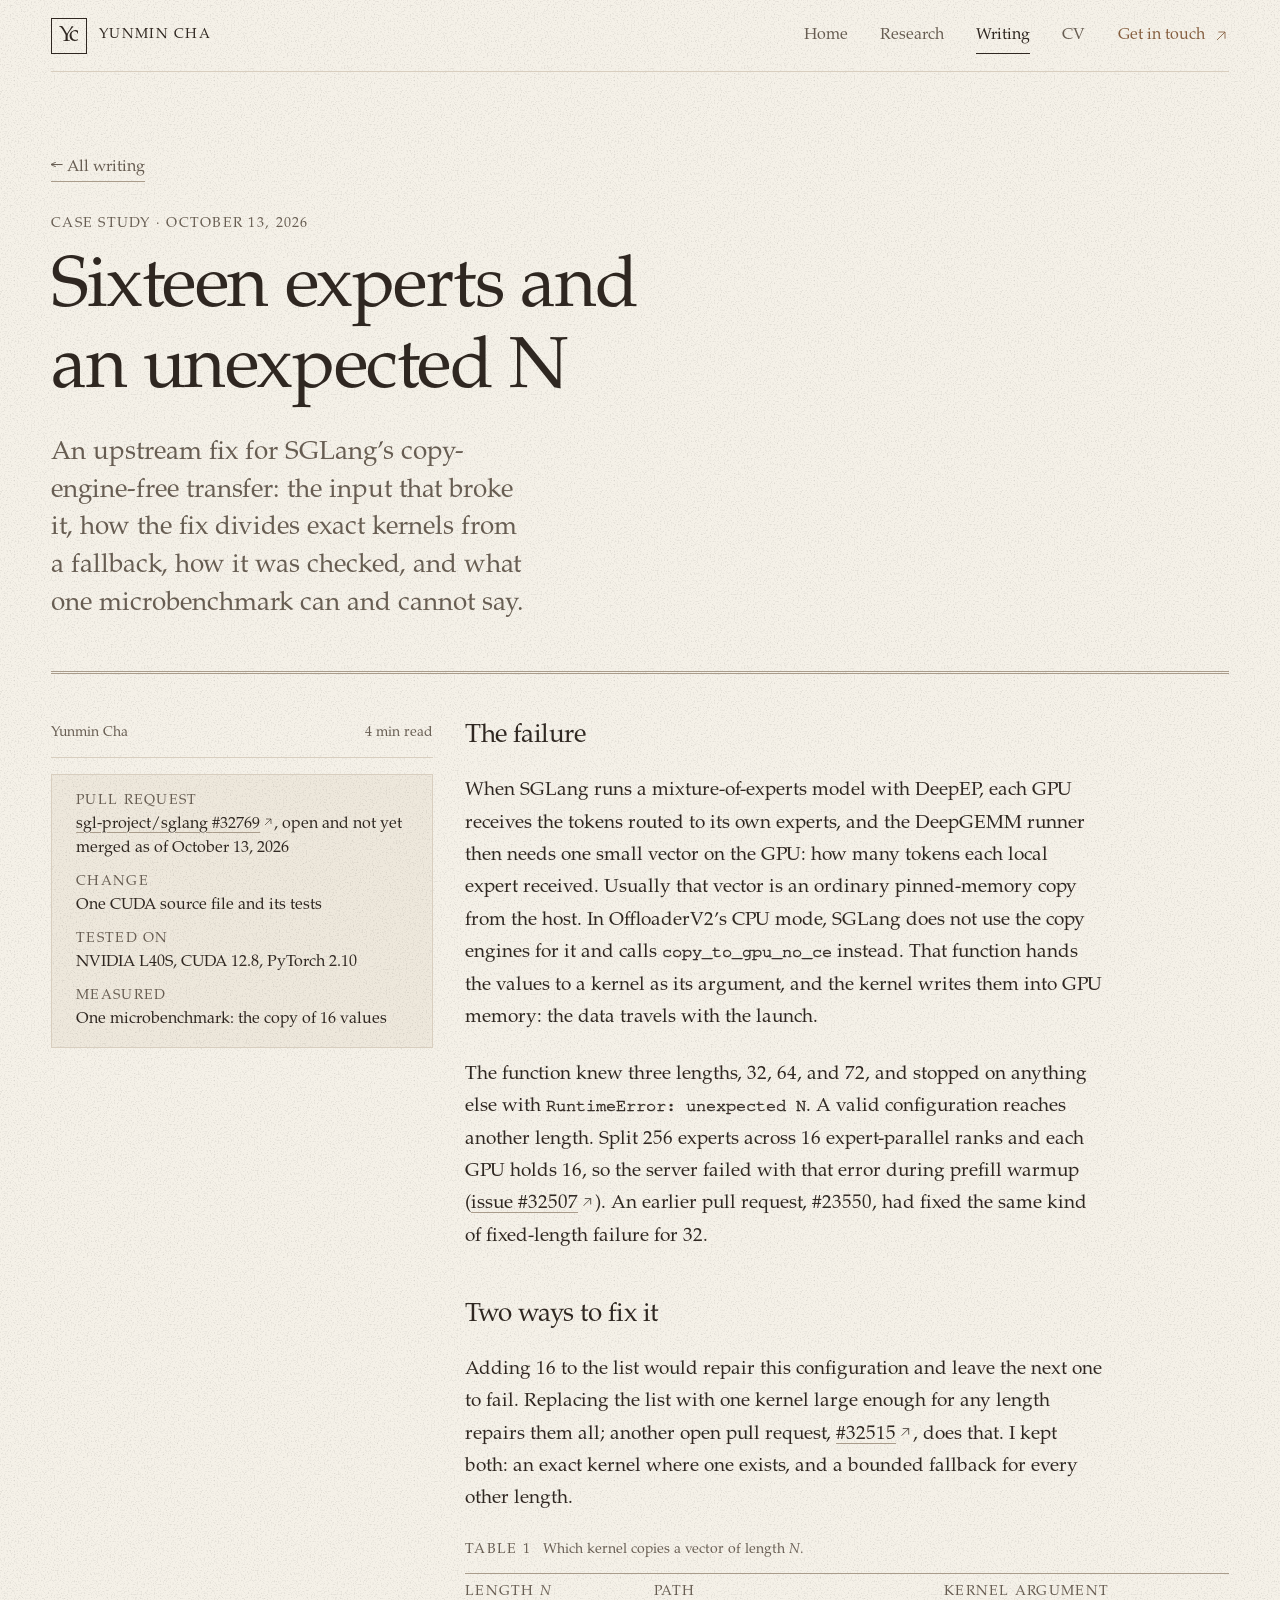
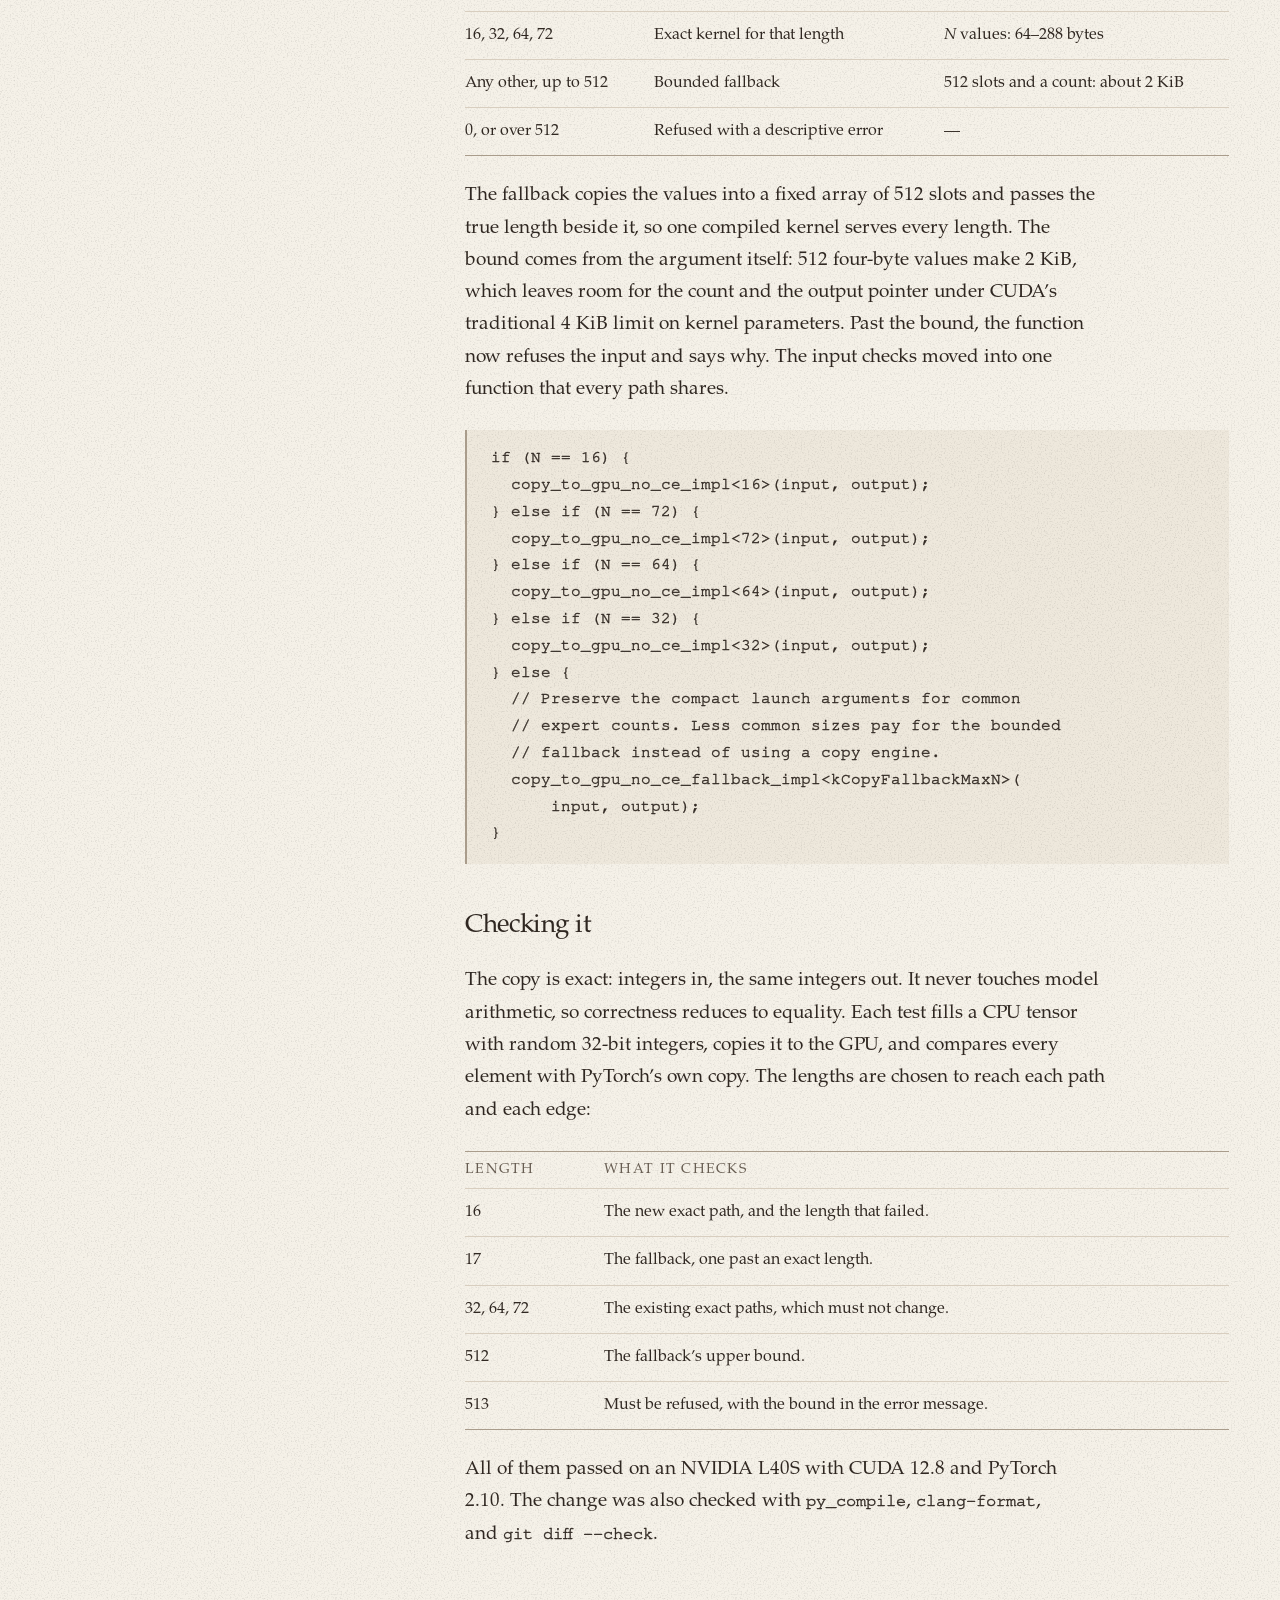
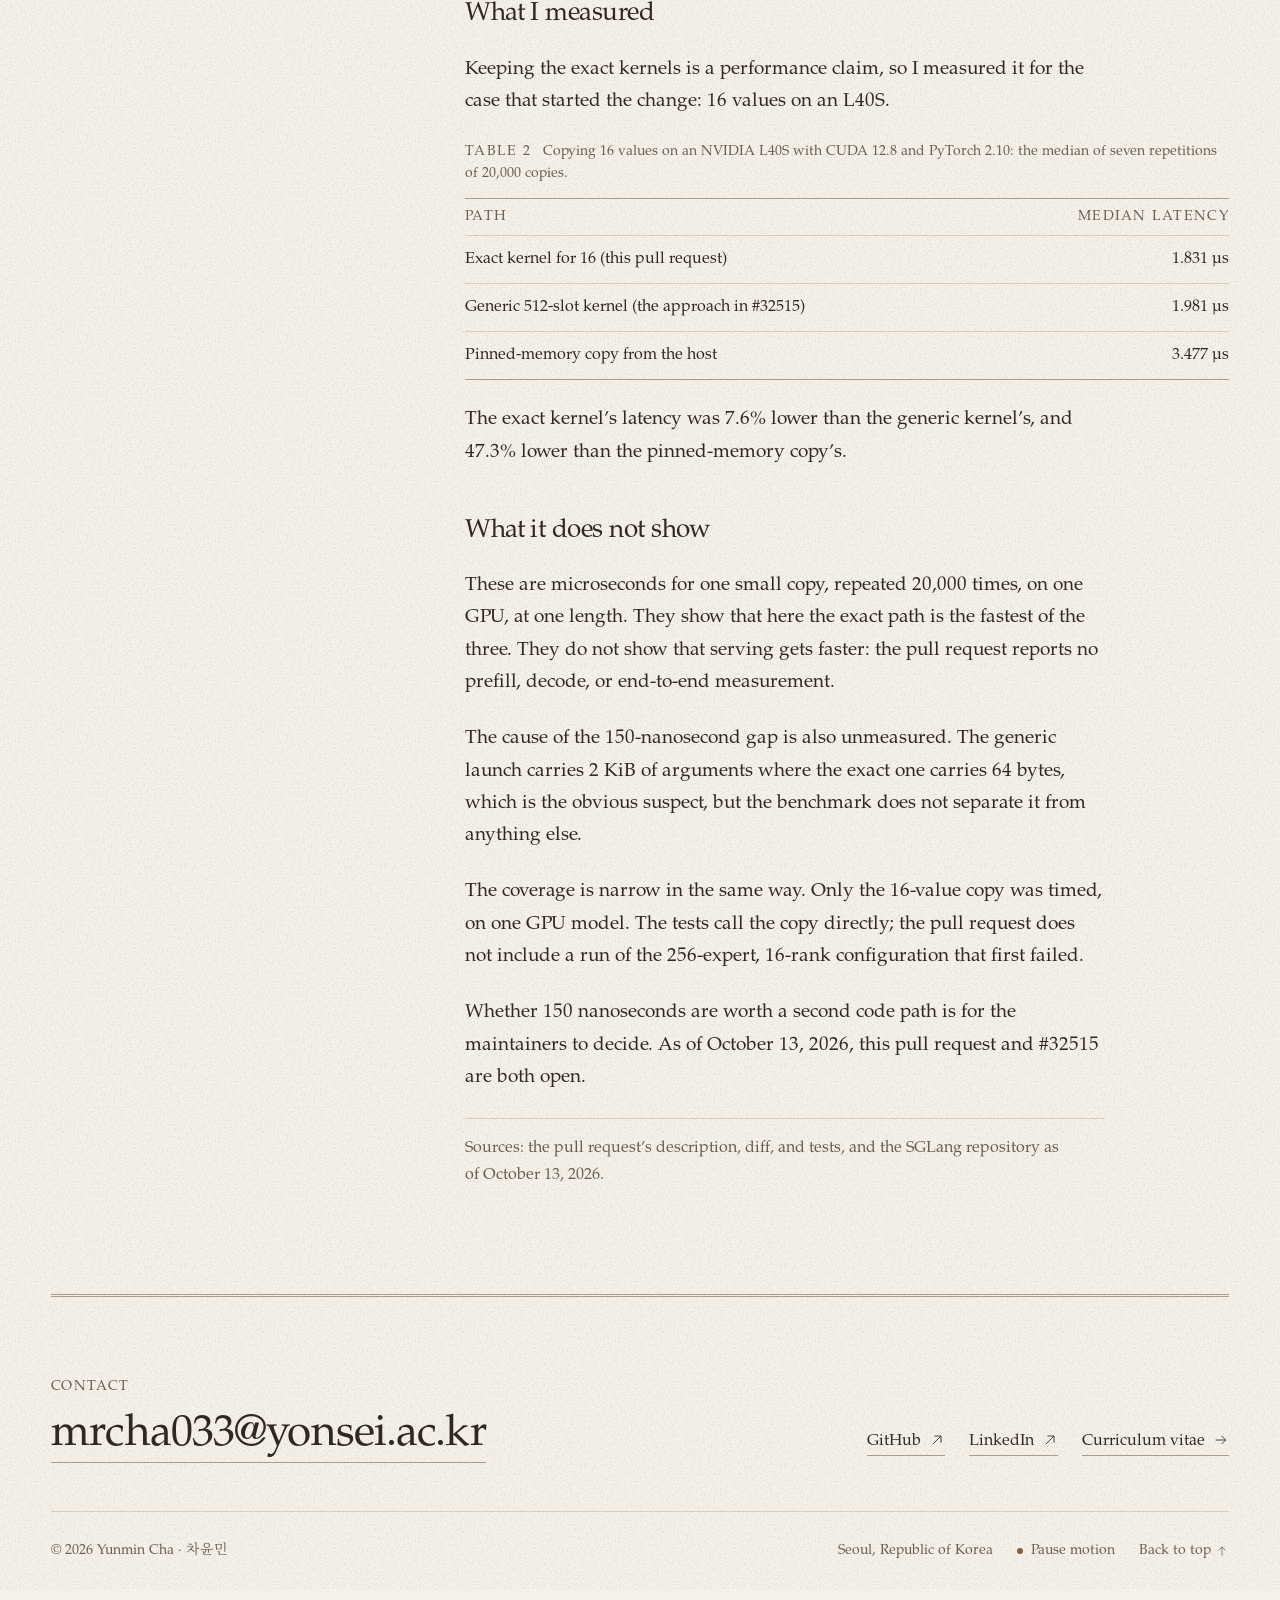
<file: writing/sglang-expert-counts/index.html>
<!doctype html><html lang="en"><head><meta charset="utf-8"><meta name="viewport" content="width=device-width,initial-scale=1"><meta name="color-scheme" content="light dark"><meta name="theme-color" content="#f5f1e8" media="(prefers-color-scheme: light)"><meta name="theme-color" content="#1b1714" media="(prefers-color-scheme: dark)"><title>Sixteen experts and an unexpected N — Yunmin Cha</title><meta name="description" content="An upstream fix for SGLang’s copy-engine-free transfer: the input that broke it, how the fix divides exact kernels from a fallback, how it was checked, and what one microbenchmark can and cannot say."><meta property="og:title" content="Sixteen experts and an unexpected N — Yunmin Cha"><meta property="og:description" content="An upstream fix for SGLang’s copy-engine-free transfer: the input that broke it, how the fix divides exact kernels from a fallback, how it was checked, and what one microbenchmark can and cannot say."><meta property="og:type" content="article"><meta property="article:published_time" content="2026-10-13"><meta property="og:image" content="https://mrcha033.github.io/assets/social-card.png"><meta property="og:image:width" content="1200"><meta property="og:image:height" content="630"><meta property="og:image:alt" content="Yunmin Cha: I build cross-layer systems for predictable and efficient LLM inference."><meta property="og:url" content="https://mrcha033.github.io/writing/sglang-expert-counts/"><meta property="og:site_name" content="Yunmin Cha"><meta name="twitter:card" content="summary_large_image"><link rel="canonical" href="https://mrcha033.github.io/writing/sglang-expert-counts/"><link rel="icon" href="/assets/favicon.svg" type="image/svg+xml"><link rel="apple-touch-icon" href="/assets/apple-touch-icon.png"><link rel="preload" href="/assets/fonts/scholar-serif.woff2" as="font" type="font/woff2" crossorigin><style>@font-face{font-family:'Scholar KR';src:url(/assets/fonts/ko/5e8eefe255e0.woff2) format('woff2');font-weight:400;font-display:swap;unicode-range:U+BBFC-CC28}</style><link rel="stylesheet" href="/assets/style.css"><script src="/assets/app.js" defer></script></head><body id="top" class="no-js"><a class="skip" href="#main">Skip to content</a><header class="site-header"><div class="wrap nav-shell"><a class="identity" href="/" aria-label="Yunmin Cha, home"><span class="monogram" aria-hidden="true">Yc</span><span class="identity-text">Yunmin Cha</span></a><button class="menu-toggle" type="button" aria-label="Open navigation" aria-expanded="false" aria-controls="navigation"><span>Menu</span><span class="menu-symbol" aria-hidden="true"></span></button><nav id="navigation" class="nav-links" aria-label="Main navigation"><a href="/">Home</a><a href="/research/">Research</a><a href="/writing/" aria-current="page">Writing</a><a href="/cv/">CV</a><a class="contact-nav" href="mailto:mrcha033@yonsei.ac.kr">Get in touch <svg class="arrow" width="16" height="16" viewBox="0 0 24 24" fill="none" aria-hidden="true"><path d="M6 18 18 6M8 6h10v10" stroke="currentColor" stroke-width="1.3"/></svg></a></nav></div></header><main id="main"><div class="reading-progress" aria-hidden="true"></div><div class="wrap"><article><header class="page-intro article-heading initial-rise"><a class="text-link back-link" href="/writing/">← All writing</a><p class="label label-pair"><span>Case study</span><span class="sep" aria-hidden="true"> · </span><span>October 13, 2026</span></p><h1>Sixteen experts and an unexpected N</h1><p class="lede">An upstream fix for SGLang’s copy-engine-free transfer: the input that broke it, how the fix divides exact kernels from a fallback, how it was checked, and what one microbenchmark can and cannot say.</p></header><div class="article-grid"><aside class="article-meta" aria-label="About this piece"><p class="article-byline"><span>Yunmin Cha</span><span>4 min read</span></p><dl class="article-facts"><div><dt>Pull request</dt><dd><a class="inline-link" href="https://github.com/sgl-project/sglang/pull/32769" target="_blank" rel="noopener noreferrer">sgl-project/sglang <span class="nowrap">#32769<svg class="arrow" width="16" height="16" viewBox="0 0 24 24" fill="none" aria-hidden="true"><path d="M6 18 18 6M8 6h10v10" stroke="currentColor" stroke-width="1.3"/></svg></span></a>, open and not yet merged as of October 13, 2026</dd></div><div><dt>Change</dt><dd>One CUDA source file and its tests</dd></div><div><dt>Tested on</dt><dd>NVIDIA L40S, CUDA 12.8, PyTorch 2.10</dd></div><div><dt>Measured</dt><dd>One microbenchmark: the copy of 16 values</dd></div></dl></aside><div class="article-body"><h2>The failure</h2>
<p>When SGLang runs a mixture-of-experts model with DeepEP, each GPU receives the tokens routed to its own experts, and the DeepGEMM runner then needs one small vector on the GPU: how many tokens each local expert received. Usually that vector is an ordinary pinned-memory copy from the host. In OffloaderV2’s CPU mode, SGLang does not use the copy engines for it and calls <code>copy_to_gpu_no_ce</code> instead. That function hands the values to a kernel as its argument, and the kernel writes them into GPU memory: the data travels with the launch.</p>
<p>The function knew three lengths, 32, 64, and 72, and stopped on anything else with <code class="long">RuntimeError: unexpected N</code>. A valid configuration reaches another length. Split 256 experts across 16 expert-parallel ranks and each GPU holds 16, so the server failed with that error during prefill warmup (<a class="inline-link" href="https://github.com/sgl-project/sglang/issues/32507" target="_blank" rel="noopener noreferrer">issue <span class="nowrap">#32507<svg class="arrow" width="16" height="16" viewBox="0 0 24 24" fill="none" aria-hidden="true"><path d="M6 18 18 6M8 6h10v10" stroke="currentColor" stroke-width="1.3"/></svg></span></a>). An earlier pull request, #23550, had fixed the same kind of fixed-length failure for 32.</p>
<h2>Two ways to fix it</h2>
<p>Adding 16 to the list would repair this configuration and leave the next one to fail. Replacing the list with one kernel large enough for any length repairs them all; another open pull request, <a class="inline-link" href="https://github.com/sgl-project/sglang/pull/32515" target="_blank" rel="noopener noreferrer"><span class="nowrap">#32515<svg class="arrow" width="16" height="16" viewBox="0 0 24 24" fill="none" aria-hidden="true"><path d="M6 18 18 6M8 6h10v10" stroke="currentColor" stroke-width="1.3"/></svg></span></a>, does that. I kept both: an exact kernel where one exists, and a bounded fallback for every other length.</p>
<div class="table-wrap"><table><caption><span class="fig-no">Table 1</span> Which kernel copies a vector of length <em>N</em>.</caption>
<thead>
<tr>
<th scope="col">Length <em>N</em></th>
<th scope="col">Path</th>
<th scope="col">Kernel argument</th>
</tr>
</thead>
<tbody>
<tr>
<td>16, 32, 64, 72</td>
<td>Exact kernel for that length</td>
<td><em>N</em> values: 64–288 bytes</td>
</tr>
<tr>
<td>Any other, up to 512</td>
<td>Bounded fallback</td>
<td>512 slots and a count: about 2 KiB</td>
</tr>
<tr>
<td>0, or over 512</td>
<td>Refused with a descriptive error</td>
<td>⁠—</td>
</tr>
</tbody>
</table></div>
<p>The fallback copies the values into a fixed array of 512 slots and passes the true length beside it, so one compiled kernel serves every length. The bound comes from the argument itself: 512 four-byte values make 2 KiB, which leaves room for the count and the output pointer under CUDA’s traditional 4 KiB limit on kernel parameters. Past the bound, the function now refuses the input and says why. The input checks moved into one function that every path shares.</p>
<pre><code class="language-cpp">if (N == 16) {
  copy_to_gpu_no_ce_impl&lt;16&gt;(input, output);
} else if (N == 72) {
  copy_to_gpu_no_ce_impl&lt;72&gt;(input, output);
} else if (N == 64) {
  copy_to_gpu_no_ce_impl&lt;64&gt;(input, output);
} else if (N == 32) {
  copy_to_gpu_no_ce_impl&lt;32&gt;(input, output);
} else {
  // Preserve the compact launch arguments for common
  // expert counts. Less common sizes pay for the bounded
  // fallback instead of using a copy engine.
  copy_to_gpu_no_ce_fallback_impl&lt;kCopyFallbackMaxN&gt;(
      input, output);
}</code></pre>
<h2>Checking it</h2>
<p>The copy is exact: integers in, the same integers out. It never touches model arithmetic, so correctness reduces to equality. Each test fills a CPU tensor with random 32-bit integers, copies it to the GPU, and compares every element with PyTorch’s own copy. The lengths are chosen to reach each path and each edge:</p>
<div class="table-wrap"><table>
<thead>
<tr>
<th scope="col">Length</th>
<th scope="col">What it checks</th>
</tr>
</thead>
<tbody>
<tr>
<td>16</td>
<td>The new exact path, and the length that failed.</td>
</tr>
<tr>
<td>17</td>
<td>The fallback, one past an exact length.</td>
</tr>
<tr>
<td>32, 64, 72</td>
<td>The existing exact paths, which must not change.</td>
</tr>
<tr>
<td>512</td>
<td>The fallback’s upper bound.</td>
</tr>
<tr>
<td>513</td>
<td>Must be refused, with the bound in the error message.</td>
</tr>
</tbody>
</table></div>
<p>All of them passed on an NVIDIA L40S with CUDA 12.8 and PyTorch 2.10. The change was also checked with <code>py_compile</code>, <code>clang-format</code>, and <code>git diff --check</code>.</p>
<h2>What I measured</h2>
<p>Keeping the exact kernels is a performance claim, so I measured it for the case that started the change: 16 values on an L40S.</p>
<div class="table-wrap"><table><caption><span class="fig-no">Table 2</span> Copying 16 values on an NVIDIA L40S with CUDA 12.8 and PyTorch 2.10: the median of seven repetitions of 20,000 copies.</caption>
<thead>
<tr>
<th scope="col">Path</th>
<th scope="col" class="num">Median latency</th>
</tr>
</thead>
<tbody>
<tr>
<td>Exact kernel for 16 (this pull request)</td>
<td class="num">1.831 µs</td>
</tr>
<tr>
<td>Generic 512-slot kernel (the approach in #32515)</td>
<td class="num">1.981 µs</td>
</tr>
<tr>
<td>Pinned-memory copy from the host</td>
<td class="num">3.477 µs</td>
</tr>
</tbody>
</table></div>
<p>The exact kernel’s latency was 7.6% lower than the generic kernel’s, and 47.3% lower than the pinned-memory copy’s.</p>
<h2>What it does not show</h2>
<p>These are microseconds for one small copy, repeated 20,000 times, on one GPU, at one length. They show that here the exact path is the fastest of the three. They do not show that serving gets faster: the pull request reports no prefill, decode, or end-to-end measurement.</p>
<p>The cause of the 150-nanosecond gap is also unmeasured. The generic launch carries 2 KiB of arguments where the exact one carries 64 bytes, which is the obvious suspect, but the benchmark does not separate it from anything else.</p>
<p>The coverage is narrow in the same way. Only the 16-value copy was timed, on one GPU model. The tests call the copy directly; the pull request does not include a run of the 256-expert, 16-rank configuration that first failed.</p>
<p>Whether 150 nanoseconds are worth a second code path is for the maintainers to decide. As of October 13, 2026, this pull request and #32515 are both open.</p>
<p class="note-aside">Sources: the pull request’s description, diff, and tests, and the SGLang repository as of October 13, 2026.</p></div></div></article></div></main><footer class="site-footer"><div class="wrap"><div class="footer-main"><div class="footer-contact"><p class="label">Contact</p><a class="footer-email" href="mailto:mrcha033@yonsei.ac.kr">mrcha033@yonsei.ac.kr</a></div><div class="footer-links"><a class="text-link" href="https://github.com/mrcha033" target="_blank" rel="noopener noreferrer"><span class="nowrap">GitHub<svg class="arrow" width="16" height="16" viewBox="0 0 24 24" fill="none" aria-hidden="true"><path d="M6 18 18 6M8 6h10v10" stroke="currentColor" stroke-width="1.3"/></svg></span></a><a class="text-link" href="https://www.linkedin.com/in/ynmncha/" target="_blank" rel="noopener noreferrer"><span class="nowrap">LinkedIn<svg class="arrow" width="16" height="16" viewBox="0 0 24 24" fill="none" aria-hidden="true"><path d="M6 18 18 6M8 6h10v10" stroke="currentColor" stroke-width="1.3"/></svg></span></a><a class="text-link" href="/cv/" >Curriculum <span class="nowrap">vitae<svg class="arrow" width="16" height="16" viewBox="0 0 24 24" fill="none" aria-hidden="true"><path d="M4 12h15m-6-6 6 6-6 6" stroke="currentColor" stroke-width="1.3"/></svg></span></a></div></div><div class="footer-bottom"><span>© 2026 Yunmin Cha · <span lang="ko">차윤민</span></span><span class="footer-place">Seoul, Republic of Korea</span><div class="footer-controls"><button class="motion-toggle" type="button" aria-pressed="false" aria-label="Pause decorative motion"><span class="motion-dot" aria-hidden="true"></span><span class="motion-label">Pause motion</span></button><a class="to-top" href="#top">Back to top<svg class="arrow" width="16" height="16" viewBox="0 0 24 24" fill="none" aria-hidden="true"><path d="M12 20V5m-6 6 6-6 6 6" stroke="currentColor" stroke-width="1.3"/></svg></a></div></div></div></footer></body></html>
</file>
<file: assets/style.css>
/* Yunmin Cha — site styles.
   Type sizes, spacing, tracking, and color come from the tokens in :root;
   reach for a token before introducing a new value. */

/* P052 roman and italic, subset to Latin, Latin Extended-A, punctuation, and arrows (see README). */
@font-face { font-family: Scholar; src: url('/assets/fonts/scholar-serif.woff2') format('woff2'); font-weight: 400; font-display: swap; }
@font-face { font-family: Scholar; src: url('/assets/fonts/scholar-italic.woff2') format('woff2'); font-weight: 400; font-style: italic; font-display: swap; }
/* Code: Nimbus Mono PS, URW's serif monospace from the same family as P052, subset to ASCII. */
@font-face { font-family: 'Scholar Mono'; src: url('/assets/fonts/scholar-mono.woff2') format('woff2'); font-weight: 400; font-display: swap; }
/* Korean: Noto Serif KR as 'Scholar KR'. build.py gives each page a subset holding only the characters
   on it, declared in the page's head; P052 still draws the Latin letters and punctuation among them. */

:root {
  color-scheme: light dark;

  /* Color */
  --paper: #f5f1e8;
  --paper-deep: #eee8dc;
  --ink: #2f2721;
  --muted: #675d52;
  --line: #d8cebf;
  --line-strong: #a99c8b;
  --accent: #855f40;
  --accent-soft: #e2d6c6;
  --mark-muted: #a89b8a;
  --glow: #eadcc4;
  --shadow: rgb(48 37 26 / .1);
  --selection: #dcc9ad;
  /* Fig. 1: slab faces, and the spark that marks moving work */
  --slab-top: #faf7f1;
  --slab-left: #ebe3d5;
  --slab-right: #dcd0bd;
  --spark: #b5622a;

  /* Texture. Paper grain is a tile of specks whose opacity follows fractal noise; it lies on the
     paper and on every surface laid over it, and scrolls with the page. --grain marks paper,
     --grain-ink a solid of ink such as a button. Dark mode swaps the specks' color. */
  --grain: url("data:image/svg+xml,%3Csvg xmlns='http://www.w3.org/2000/svg' width='200' height='200'%3E%3Cfilter id='g' x='0' y='0' width='1' height='1' color-interpolation-filters='sRGB'%3E%3CfeTurbulence type='fractalNoise' baseFrequency='.7' numOctaves='3' seed='3' stitchTiles='stitch'/%3E%3CfeColorMatrix values='0 0 0 0 0 0 0 0 0 0 0 0 0 0 0 -0.26 0 0 0 0.130'/%3E%3C/filter%3E%3Crect width='200' height='200' filter='url(%23g)'/%3E%3C/svg%3E");
  --grain-ink: url("data:image/svg+xml,%3Csvg xmlns='http://www.w3.org/2000/svg' width='200' height='200'%3E%3Cfilter id='g' x='0' y='0' width='1' height='1' color-interpolation-filters='sRGB'%3E%3CfeTurbulence type='fractalNoise' baseFrequency='.7' numOctaves='3' seed='8' stitchTiles='stitch'/%3E%3CfeColorMatrix values='0 0 0 0 1 0 0 0 0 1 0 0 0 0 1 0.16 0 0 0 -0.080'/%3E%3C/filter%3E%3Crect width='200' height='200' filter='url(%23g)'/%3E%3C/svg%3E");

  /* Families */
  --serif: Scholar, 'Scholar KR', Palatino, 'Palatino Linotype', 'Book Antiqua', Georgia, 'Noto Serif KR', 'Noto Serif CJK KR', AppleMyungjo, 'Nanum Myeongjo', Batang, serif;
  --mono: 'Scholar Mono', 'Nimbus Mono PS', 'Courier Prime', 'Courier New', Courier, 'Scholar KR', 'Noto Serif KR', monospace;

  /* Type scale: seven steps, fluid between small and wide viewports. Each step is one level and
     serves the same kind of text on every page. Neighboring steps stay at least an eighth apart
     at every width, so two levels never look like one. */
  --step-meta: .875rem;                                     /* 14px  labels, dates, captions */
  --step-ui: 1rem;                                          /* 16px  navigation, buttons, links, data */
  --step-body: clamp(1.125rem, 1.0625rem + .2vw, 1.1875rem); /* 18–19 reading text */
  --step-lede: clamp(1.375rem, 1.2rem + .6vw, 1.625rem);    /* 22–26 ledes, titles of items */
  --step-h2: clamp(1.75rem, 1.3rem + 1.9vw, 2.75rem);       /* 28–44 section titles */
  --step-h1: clamp(2.5rem, 1.6rem + 3.6vw, 4.5rem);         /* 40–72 page titles */
  --step-display: clamp(3.5rem, 2rem + 6vw, 6.5rem);        /* 56–104 the name */

  --track-tight: -.02em;
  --track-display: -.03em;
  --track-caps: .09em;

  /* Space */
  --space-1: .25rem;
  --space-2: .5rem;
  --space-3: .75rem;
  --space-4: 1rem;
  --space-5: 1.5rem;
  --space-6: 2rem;
  --space-7: 3rem;
  --space-8: clamp(3rem, 2rem + 4vw, 5rem);
  --space-9: clamp(4rem, 2.5rem + 5vw, 6.5rem);

  --gutter: clamp(1.25rem, 4vw, 3.5rem);
  --measure: 40rem;
  --grid: minmax(0, 1fr) minmax(0, 2fr); /* titles and content, below the story */
  --header-h: 4.5rem;
  --ease: cubic-bezier(.22, 1, .36, 1);
}

@media (prefers-color-scheme: dark) {
  :root {
    --paper: #1b1714;
    --paper-deep: #221d19;
    --ink: #ece5d8;
    --muted: #ab9f90;
    --line: #3a322b;
    --line-strong: #62574b;
    --accent: #cf9f72;
    --accent-soft: #3a3129;
    --mark-muted: #6c6155;
    --glow: #2b231c;
    --shadow: rgb(0 0 0 / .4);
    --selection: #4a3a2c;
    --slab-top: #26201b;
    --slab-left: #171310;
    --slab-right: #110e0b;
    --spark: #f2a660;
    --grain: url("data:image/svg+xml,%3Csvg xmlns='http://www.w3.org/2000/svg' width='200' height='200'%3E%3Cfilter id='g' x='0' y='0' width='1' height='1' color-interpolation-filters='sRGB'%3E%3CfeTurbulence type='fractalNoise' baseFrequency='.7' numOctaves='3' seed='3' stitchTiles='stitch'/%3E%3CfeColorMatrix values='0 0 0 0 1 0 0 0 0 1 0 0 0 0 1 0.18 0 0 0 -0.090'/%3E%3C/filter%3E%3Crect width='200' height='200' filter='url(%23g)'/%3E%3C/svg%3E");
    --grain-ink: url("data:image/svg+xml,%3Csvg xmlns='http://www.w3.org/2000/svg' width='200' height='200'%3E%3Cfilter id='g' x='0' y='0' width='1' height='1' color-interpolation-filters='sRGB'%3E%3CfeTurbulence type='fractalNoise' baseFrequency='.7' numOctaves='3' seed='8' stitchTiles='stitch'/%3E%3CfeColorMatrix values='0 0 0 0 0 0 0 0 0 0 0 0 0 0 0 -0.22 0 0 0 0.110'/%3E%3C/filter%3E%3Crect width='200' height='200' filter='url(%23g)'/%3E%3C/svg%3E");
  }
}

/* Base */

*, *::before, *::after { box-sizing: border-box; }
html { -webkit-text-size-adjust: 100%; text-size-adjust: 100%; scroll-behavior: smooth; scroll-padding-top: calc(var(--header-h) + var(--space-5)); background: var(--grain), var(--paper); }
body {
  margin: 0;
  min-height: 100vh;
  color: var(--ink);
  font-family: var(--serif);
  font-size: var(--step-body);
  line-height: 1.6;
  font-kerning: normal;
  -webkit-font-smoothing: antialiased;
  text-rendering: optimizeLegibility;
}
::selection { background: var(--selection); color: var(--ink); }
a { color: inherit; text-decoration: none; }
button, input { font: inherit; color: inherit; }
button { padding: 0; border: 0; background: none; cursor: pointer; }
button, a, input { -webkit-tap-highlight-color: transparent; }
:focus-visible { outline: 2px solid var(--accent); outline-offset: 4px; }
svg { display: block; }
h1, h2, h3, p, figure, blockquote, dl, dd { margin: 0; }
h1, h2, h3 { font-family: var(--serif); font-weight: 400; line-height: 1.12; letter-spacing: var(--track-tight); text-wrap: balance; }
p, li, dd, figcaption { text-wrap: pretty; }
/* Short blurbs of two or three lines break into even lines, so none ends on a word or two. */
:is(.plate-figure figcaption, .pipeline p, .entry-role, .oss-body > p, .cv-item > p, .page-intro .lede, .journal-card h2 + p, .article-next-title) { text-wrap: balance; }
/* Korean breaks lines between words, as Korean books do, and is not tracked. Its titles get more
   leading than Latin ones, since every syllable fills the height of the type. */
[lang="ko"] { letter-spacing: 0; word-break: keep-all; overflow-wrap: break-word; }
:is(h1, h2, h3):lang(ko) { line-height: 1.3; letter-spacing: 0; }
[hidden] { display: none !important; }
.nowrap { white-space: nowrap; }

.wrap { width: min(75rem, 100% - 2 * var(--gutter)); margin-inline: auto; }
.skip { position: fixed; top: -100px; left: var(--space-5); z-index: 100; padding: var(--space-3) var(--space-5); background: var(--ink); color: var(--paper); font-size: var(--step-ui); }
.skip:focus { top: var(--space-3); }

.label {
  font-size: var(--step-meta);
  font-weight: 400;
  line-height: 1.45;
  letter-spacing: var(--track-caps);
  text-transform: uppercase;
  color: var(--muted);
}
.label .as-is { letter-spacing: .03em; text-transform: none; } /* SLOs, PyPI: names that keep their case */
.fig-no { font-size: var(--step-meta); letter-spacing: var(--track-caps); text-transform: uppercase; color: var(--muted); }

/* Links and buttons */

.arrow { flex: none; transition: transform .35s var(--ease); }
/* Inline, so a link that wraps is underlined on every line and keeps its arrow after the last word.
   The top padding makes an inline link a full 24px target without moving its underline. */
.text-link {
  padding-block: 3px 2px;
  border-bottom: 1px solid var(--line-strong);
  font-size: var(--step-ui);
  line-height: 1.5;
  transition: border-color .2s;
}
.text-link .arrow { display: inline-block; margin-left: var(--space-2); vertical-align: -.17em; }
p:not(.link-row) > .text-link { padding-top: 5px; }
.text-link:hover { border-color: currentColor; }
.text-link:hover .arrow { transform: translateX(3px); }
.text-link[target]:hover .arrow { transform: translate(2px, -2px); }
.text-link[download]:hover .arrow { transform: translateY(2px); }
.button {
  display: inline-flex;
  align-items: center;
  justify-content: center;
  gap: var(--space-4);
  min-height: 2.875rem;
  padding: 0 var(--space-5);
  border: 1px solid var(--ink);
  border-radius: 2px;
  background: var(--grain-ink), var(--ink);
  color: var(--paper);
  font-size: var(--step-ui);
  transition: background .25s, color .25s;
}
.button:hover { background: transparent; color: var(--ink); }
.button:hover .arrow { transform: translateX(3px); }
.button[download]:hover .arrow { transform: translateY(2px); }
.link-row { display: flex; flex-wrap: wrap; gap: var(--space-3) var(--space-5); margin-top: var(--space-4); }
/* A link inside running text: underlined in the rule color, its arrow kept with the last word. */
/* Its padding makes a full 24px target without moving the line. */
.inline-link { padding-block: 5px; text-decoration: underline 1px var(--line-strong); text-underline-offset: .22em; transition: text-decoration-color .2s; }
.inline-link:hover { text-decoration-color: currentColor; }
.inline-link .arrow { display: inline-block; width: .75em; height: .75em; margin-left: .12em; vertical-align: -.02em; }
.inline-link[target]:hover .arrow { transform: translate(1px, -1px); }

/* Header */

.site-header { position: sticky; top: 0; z-index: 30; background: var(--grain), color-mix(in srgb, var(--paper) 90%, transparent); backdrop-filter: blur(14px); -webkit-backdrop-filter: blur(14px); }
.nav-shell { height: var(--header-h); display: flex; align-items: center; justify-content: space-between; gap: var(--space-5); border-bottom: 1px solid var(--line); }
.identity { display: flex; align-items: center; gap: var(--space-3); }
.monogram {
  display: grid;
  place-items: center;
  width: 2.25rem;
  height: 2.25rem;
  padding-right: .15em;
  border: 1px solid var(--ink);
  font-family: var(--serif);
  font-size: 1.375rem; /* logo glyph, sized to its box */
  line-height: 1;
  letter-spacing: -.12em;
}
.identity-text { font-size: var(--step-meta); letter-spacing: var(--track-caps); text-transform: uppercase; }
.nav-links { display: flex; align-items: center; gap: var(--space-6); font-size: var(--step-ui); }
.nav-links a { position: relative; min-width: 1.5rem; padding-block: var(--space-2); color: var(--muted); text-align: center; transition: color .2s; }
.nav-links a:hover, .nav-links a[aria-current="page"] { color: var(--ink); }
.nav-links a::after { content: ''; position: absolute; left: 0; right: 0; bottom: 2px; height: 1px; background: currentColor; transform: scaleX(0); transform-origin: left; transition: transform .35s var(--ease); }
.nav-links a:hover::after, .nav-links a[aria-current="page"]::after { transform: scaleX(1); }
.nav-links .contact-nav { display: inline-flex; align-items: center; gap: var(--space-2); color: var(--accent); }
.menu-toggle { display: none; }

/* Home: the hero and the story of Fig. 1.
   The figure stays pinned beside the hero and the four layer descriptions that follow it. app.js
   marks the description being read with data-step on .story, and the figure focuses that layer. */

.story { display: grid; grid-template-columns: minmax(0, 1fr) minmax(0, 1.05fr); column-gap: var(--space-7); }
.hero-copy { grid-column: 1; grid-row: 1; display: flex; flex-direction: column; justify-content: center; min-height: calc(100svh - var(--header-h)); padding-block: var(--space-7); container-type: inline-size; }
/* The name stays on one line: 18.5cqi is just under the size at which it fills its column. */
.hero-name { margin: var(--space-4) 0 var(--space-6); font-size: min(var(--step-display), 18.5cqi); line-height: .98; letter-spacing: var(--track-display); }
.hero-lede { max-width: 26ch; font-size: var(--step-lede); line-height: 1.35; text-wrap: balance; }
.hero-text { max-width: 40ch; margin-top: var(--space-4); color: var(--muted); }
.hero-actions { display: flex; flex-wrap: wrap; align-items: baseline; gap: var(--space-4) var(--space-6); margin-top: var(--space-6); }
.story-figure { grid-column: 2; grid-row: 1 / 3; align-self: start; position: sticky; top: var(--header-h); display: flex; align-items: center; height: calc(100svh - var(--header-h)); overflow: hidden; }
.story-steps { grid-column: 1; grid-row: 2; margin: 0; padding: 0 0 var(--space-8); list-style: none; }
.story-step { display: flex; flex-direction: column; justify-content: center; gap: var(--space-4); max-width: 34rem; min-height: 80svh; transition: opacity .5s var(--ease); }
.story-step h2 { font-size: var(--step-h2); }
.story-link { margin-top: var(--space-2); }
.story[data-step] .story-step { opacity: .3; }
.story[data-step="0"] .story-step[data-step="0"],
.story[data-step="1"] .story-step[data-step="1"],
.story[data-step="2"] .story-step[data-step="2"],
.story[data-step="3"] .story-step[data-step="3"] { opacity: 1; }

/* Fig. 1 — the stack of layers the projects connect.
   Every cycle tells one story: a request leaves the queue and flows down, its data is read from
   storage and rises, and when both reach GPU execution a burst of work crosses its lanes. Loops
   that share --cycle and --start stay in step; keyframe percentages are positions in that cycle.
   --spread separates the layers: they assemble from apart on load and open on hover. In the story,
   a camera (--cam, --cam-k) centers and enlarges (--zoom) the layer being read; on narrow screens
   app.js sets --zoom and --cam-lift for each layer so it clears that layer's card. */

@property --spread { syntax: '<length>'; inherits: true; initial-value: 0px; }
@property --p { syntax: '<number>'; inherits: false; initial-value: 0; }
@property --cam { syntax: '<number>'; inherits: true; initial-value: 0; }
@property --cam-k { syntax: '<number>'; inherits: true; initial-value: 1.5; }
@property --zoom { syntax: '<number>'; inherits: true; initial-value: 1.45; }
@property --cam-lift { syntax: '<length>'; inherits: true; initial-value: 0px; }

.stack {
  --cycle: 4.8s;
  --start: 1.9s;
  position: relative;
  isolation: isolate;
  /* As large as the column allows while the whole figure fits in the pinned area. */
  width: min(100%, calc(.76 * (100svh - 10.5rem)));
  margin-inline: auto;
}
/* The glow is grained paper of its own, faded out at its edge, so the page's grain runs through it. */
.stack::before { content: ''; position: absolute; inset: 0 6%; z-index: -1; background: var(--grain), var(--glow); -webkit-mask: radial-gradient(closest-side, #000, transparent); mask: radial-gradient(closest-side, #000, transparent); }
.stack-grid {
  --row-gap: var(--space-2);
  --spread: 0px;
  --face: .4627; /* the top face's center: 62 of each plate's 134 viewBox units; see SLAB in build.py */
  --zoom: 1.45;
  /* The center of layer --cam-k's top face, measured from the top of the grid. */
  --cam-y: calc((var(--cam-k) + var(--face)) * (100% - 3 * var(--row-gap)) / 4 + var(--cam-k) * var(--row-gap) + (var(--cam-k) - 1.5) * var(--spread));
  position: relative;
  display: grid;
  grid-template-columns: minmax(min-content, .65fr) minmax(0, 2fr) minmax(min-content, .7fr);
  grid-template-rows: repeat(4, auto);
  row-gap: var(--row-gap);
  align-items: center;
  transform-origin: 50% var(--cam-y);
  transform: translateY(calc((50% - var(--cam-y) - var(--cam-lift)) * var(--cam))) scale(calc(1 + (var(--zoom) - 1) * var(--cam)));
  transition: --spread .9s var(--ease), --cam 1.2s var(--ease), --cam-k 1.2s var(--ease), --zoom 1.2s var(--ease), --cam-lift 1.2s var(--ease);
  animation: assemble 1.7s cubic-bezier(.3, 1.2, .45, 1) .15s backwards;
}
.stack-grid:focus-within { --spread: .875rem; }
@media (hover: hover) { .stack-grid:hover { --spread: .875rem; } }
.stack-name, .plate, .stack-project { transform: translateY(calc((var(--k, 0) - 1.5) * var(--spread))); }
.stack-name {
  grid-column: 1;
  display: flex;
  align-items: center;
  gap: var(--space-2);
  font-family: var(--serif);
  font-size: var(--step-ui);
  font-style: italic;
  line-height: 1.3;
  color: var(--muted);
  transition: opacity .3s;
}
.stack-name::after { content: ''; flex: 1 0 var(--space-3); border-top: 1px solid var(--line-strong); transform-origin: right; animation: line-grow .8s var(--ease) backwards; animation-delay: calc(.9s + var(--k, 0) * .12s); }
.plate { grid-column: 2; width: 100%; height: auto; overflow: visible; transition: opacity .6s var(--ease); animation: plate-in .9s ease backwards; animation-delay: calc(.2s + var(--k, 0) * .1s); }
.plate .rim { fill: var(--slab-top); stroke: var(--line-strong); stroke-width: 1; stroke-linejoin: round; stroke-dasharray: 540; transition: stroke .3s; animation: rim-draw 1.4s var(--ease) backwards, ignite .9s ease-out; animation-delay: calc(.35s + var(--k, 0) * .12s), calc(1.5s + var(--k, 0) * .14s); }
.plate .rim.flash { animation: rim-draw 1.4s var(--ease) backwards, ignite .9s ease-out, flash var(--cycle) ease-out infinite; animation-delay: calc(.35s + var(--k, 0) * .12s), calc(1.5s + var(--k, 0) * .14s), var(--start); }
.plate .side-l, .plate .side-r { stroke: var(--line-strong); stroke-width: 1; stroke-linejoin: round; }
.plate .side-l { fill: var(--slab-left); }
.plate .side-r { fill: var(--slab-right); }
/* The sides are hatched like an engraving, the darker side more densely (patterns in build.py). */
.plate .hatch { stroke: none; }
.plate .hatch-line { stroke: var(--line-strong); stroke-width: .55; }
.plate .hatch-line.lit { stroke-width: .4; }
.plate > g { animation: fade-in .9s ease backwards; animation-delay: calc(.75s + var(--k, 0) * .12s); }
.plate line { stroke: var(--mark-muted); stroke-width: 1; }
.plate line.hot { stroke: var(--accent); stroke-width: 1.5; }
.plate .cell { fill: none; stroke: var(--mark-muted); stroke-width: 1; }
.plate .fill, .plate .hot { stroke: none; }
.plate .fill { fill: var(--mark-muted); }
.plate .hot { fill: var(--accent); }
.stack-project {
  grid-column: 3;
  position: relative;
  padding-block: var(--space-2); /* a taller target for a finger; the rows are taller still */
  padding-left: calc(var(--space-5) + var(--space-2));
  font-family: var(--serif);
  font-size: var(--step-ui);
  line-height: 1.25;
  transition: opacity .3s, color .2s;
}
.stack-project::before { content: ''; position: absolute; left: 0; top: 50%; width: var(--space-5); border-top: 1px solid var(--line-strong); transform-origin: left; animation: line-grow .8s var(--ease) backwards; animation-delay: calc(1.1s + var(--k, 0) * .12s); }
.stack-project.span-2 { grid-row: 1 / 3; align-self: stretch; display: flex; align-items: center; }
.stack-project.span-2::before { top: calc((100% - var(--row-gap)) / 4 - .5 * var(--spread)); bottom: calc((100% - var(--row-gap)) / 4 - .5 * var(--spread)); border: 1px solid var(--line-strong); border-left: 0; }
.stack-project:hover { color: var(--accent); }
.stack-project:focus-visible { outline: none; }
.stack-project:focus-visible > span { outline: 2px solid var(--accent); outline-offset: 4px; }

/* Moving shapes. Transforms on SVG shapes use the plate's unit square (see plate() in build.py). */
.stack .m { transform-box: fill-box; transform-origin: center; }

/* Requests: the queue breathes, deadline-bound requests send out rings, and one request a cycle,
   from a rotating spot, moves to the center. */
.plate .queue { animation: queue 3.2s ease-in-out infinite; animation-delay: calc(var(--i) * -.53s); }
.plate .ripple { fill: none; stroke: var(--accent); stroke-width: 1.5; opacity: 0; animation: ripple 2.4s cubic-bezier(.2, .6, .35, 1) infinite; animation-delay: calc(var(--i) * -.6s); }
.plate .go { fill: var(--spark); opacity: 0; animation: go calc(var(--cycle) * 3) linear infinite; animation-delay: calc(var(--start) + var(--n) * var(--cycle)); }

/* Serving runtime: pages are allocated and freed while the scheduler moves between them. */
.plate .alloc { fill: var(--mark-muted); fill-opacity: 0; animation: alloc calc(var(--cycle) * 2) ease-in-out infinite; animation-delay: calc(var(--i) * -2.3s); }
.plate rect.free { stroke: var(--mark-muted); stroke-width: 1; animation: free calc(var(--cycle) * 2) ease-in-out infinite; animation-delay: calc(var(--i) * -3.1s); }
.plate .cursor { fill: none; stroke: var(--accent); stroke-width: 1.25; opacity: 0; animation: sched calc(var(--cycle) * 2) cubic-bezier(.6, 0, .2, 1) infinite; animation-delay: var(--start); }

/* GPU execution: background work on the outer lanes. On arrival the face flashes, the accented
   lanes run kernels, and a wave of work crosses the other lanes from the center out. */
.plate .job { fill: var(--mark-muted); opacity: 0; animation: job calc(2.4s + var(--i) * .25s) linear infinite; animation-delay: calc(var(--i) * -.9s); }
.plate .kernel { fill: var(--spark); opacity: 0; animation: kernel var(--cycle) linear infinite; animation-delay: calc(var(--start) + (var(--i) - 4) * .14s); }
.plate .lane { animation: lane var(--cycle) ease-in-out infinite; animation-delay: var(--start); }
.plate .wave { animation: wave var(--cycle) ease-out infinite; animation-delay: calc(var(--start) + var(--d) * .05s); }
.plate .burst { fill: var(--spark); opacity: 0; animation: burst var(--cycle) cubic-bezier(.3, 0, .2, 1) infinite; animation-delay: calc(var(--start) + var(--d) * .05s); }

/* Memory and storage: blocks are read in turn and copies move to the center to rise. */
.plate .read { animation: read var(--cycle) ease-in-out infinite; animation-delay: calc(var(--start) + var(--i) * .2s); }
.plate .fetch { fill: var(--spark); opacity: 0; animation: fetch var(--cycle) infinite; animation-delay: calc(var(--start) + var(--i) * .18s); }

/* The vertical path. Positions are the centers of the plates' top faces and follow --spread;
   markers move by animating --p from 0 to 1 between --from and --to. */
.stack-flow {
  --row: calc((100% - 3 * var(--row-gap)) / 4);
  --r0: calc(var(--row) * var(--face) - 1.5 * var(--spread));
  --r2: calc(var(--row) * (2 + var(--face)) + 2 * var(--row-gap) + .5 * var(--spread));
  --r3: calc(var(--row) * (3 + var(--face)) + 3 * var(--row-gap) + 1.5 * var(--spread));
  grid-column: 2;
  grid-row: 1 / -1;
  position: relative;
  align-self: stretch;
  pointer-events: none;
}
.stack-flow::before { content: ''; position: absolute; left: 50%; top: var(--r0); height: calc(var(--r3) - var(--r0)); border-left: 1px solid var(--line-strong); opacity: .6; }
.stack-flow i { position: absolute; left: 50%; opacity: 0; }
.stack-flow :is(.down, .up) { top: calc(var(--from) + (var(--to) - var(--from)) * var(--p)); }
.stack-flow .down { --from: var(--r0); --to: var(--r2); --peak: calc(1 - var(--o) * .3); width: .75rem; height: .75rem; margin: -.375rem 0 0 -.375rem; border-radius: 50%; background: var(--spark); box-shadow: 0 0 0 2px var(--paper), 0 0 1rem .2rem color-mix(in srgb, var(--spark) 50%, transparent); animation: flow-down var(--cycle) infinite; animation-delay: calc(var(--start) + var(--o) * .11s); }
.stack-flow .down::after { content: ''; position: absolute; left: 50%; bottom: 100%; width: 3px; height: 3.5rem; margin-left: -1.5px; background: linear-gradient(to top, var(--spark), transparent); }
.stack-flow .down.spark { width: .375rem; height: .375rem; margin: -.1875rem 0 0 -.1875rem; box-shadow: none; }
.stack-flow .down.spark::after { content: none; }
.stack-flow .up { --from: var(--r3); --to: var(--r2); width: .85rem; height: .85rem; margin: -.425rem 0 0 -.425rem; border-radius: 2px; background: var(--spark); transform: scaleY(.5) rotate(45deg); box-shadow: 0 0 .9rem .1rem color-mix(in srgb, var(--spark) 45%, transparent); animation: flow-up var(--cycle) infinite; animation-delay: calc(var(--start) + var(--o) * .16s); }
.stack-flow .beam { top: var(--r0); height: calc(var(--r3) - var(--r0)); width: 3px; margin-left: -1.5px; border-radius: 3px; background: linear-gradient(to bottom, transparent, var(--spark) 66.7%, transparent); box-shadow: 0 0 .75rem color-mix(in srgb, var(--spark) 40%, transparent); animation: beam var(--cycle) ease-out infinite; animation-delay: var(--start); }
.stack-flow .hit { top: var(--r2); width: 28%; aspect-ratio: 2; margin: -7% 0 0 -14%; border: 2px solid var(--spark); border-radius: 50%; animation: hit var(--cycle) cubic-bezier(.2, .6, .35, 1) infinite; animation-delay: calc(var(--start) + var(--o) * .2s); }

.stack figcaption { max-width: 34rem; margin-top: var(--space-5); font-size: var(--step-meta); line-height: 1.55; color: var(--muted); transition: opacity .4s; }
.stack figcaption .fig-no { margin-right: var(--space-2); }

/* Focusing a project, or hovering one where there is a pointer, lights its layers and dims the rest.
   Touch screens skip the hover, which would otherwise stick after a tap. */
.stack-grid:has([data-thread]:focus-visible) :is(.stack-name, .plate, .stack-project) { opacity: .35; }
.stack-grid:has([data-thread="scheduling"]:focus-visible) [data-thread="scheduling"],
.stack-grid:has([data-thread="performance"]:focus-visible) [data-thread="performance"],
.stack-grid:has([data-thread="data-paths"]:focus-visible) [data-thread="data-paths"] { opacity: 1; }
.stack-grid:has([data-thread="scheduling"]:focus-visible) .plate[data-thread="scheduling"] .rim,
.stack-grid:has([data-thread="performance"]:focus-visible) .plate[data-thread="performance"] .rim,
.stack-grid:has([data-thread="data-paths"]:focus-visible) .plate[data-thread="data-paths"] .rim { stroke: var(--accent); }
@media (hover: hover) {
  .stack-grid:has([data-thread]:hover) :is(.stack-name, .plate, .stack-project) { opacity: .35; }
  .stack-grid:has([data-thread="scheduling"]:hover) [data-thread="scheduling"],
  .stack-grid:has([data-thread="performance"]:hover) [data-thread="performance"],
  .stack-grid:has([data-thread="data-paths"]:hover) [data-thread="data-paths"] { opacity: 1; }
  .stack-grid:has([data-thread="scheduling"]:hover) .plate[data-thread="scheduling"] .rim,
  .stack-grid:has([data-thread="performance"]:hover) .plate[data-thread="performance"] .rim,
  .stack-grid:has([data-thread="data-paths"]:hover) .plate[data-thread="data-paths"] .rim { stroke: var(--accent); }
}

/* While a layer's description is read, the stack opens and the camera centers and enlarges that
   layer; the others fade and the labels step aside. */
.story[data-step] .stack-grid { --spread: 1.25rem; --cam: 1; }
.story[data-step="0"] .stack-grid { --cam-k: 0; }
.story[data-step="1"] .stack-grid { --cam-k: 1; }
.story[data-step="2"] .stack-grid { --cam-k: 2; }
.story[data-step="3"] .stack-grid { --cam-k: 3; }
.story[data-step] :is(.stack-name, .stack-project, .stack figcaption) { opacity: 0; }
.story[data-step] .plate { opacity: .18; }
.story[data-step="0"] .plate[data-layer="0"],
.story[data-step="1"] .plate[data-layer="1"],
.story[data-step="2"] .plate[data-layer="2"],
.story[data-step="3"] .plate[data-layer="3"] { opacity: 1; }

/* Home: facts, sections, projects.
   Below the story every page uses one grid on wide screens: a third for titles, two thirds for
   content (--grid), with the same gap, so content starts on the same line from section to section
   and page to page. The facts' second column starts on that line too. */

.facts { display: grid; grid-template-columns: calc((100% - var(--space-6)) / 3) repeat(2, minmax(0, 1fr)); gap: var(--space-4) var(--space-6); padding-block: var(--space-5); border-block: 1px solid var(--line); }
.facts div { display: grid; align-content: start; gap: var(--space-1); }
.facts dd { font-size: var(--step-ui); line-height: 1.5; }

.section { padding-block: var(--space-9); }
.section-ruled { border-top: 1px solid var(--line); }
.section-head { display: grid; grid-template-columns: var(--grid); align-items: baseline; gap: var(--space-4) var(--space-6); margin-bottom: var(--space-7); }
.section-head:last-child { margin-bottom: 0; }
.section-head h2 { font-size: var(--step-h2); }
.section-intro { max-width: var(--measure); }
.section-tail { display: flex; justify-content: flex-end; padding-top: var(--space-5); }

.project-list { position: relative; isolation: isolate; border-top: 1px solid var(--line); }
.project-row { position: relative; display: grid; grid-template-columns: var(--grid); gap: var(--space-2) var(--space-6); padding-block: var(--space-6); border-bottom: 1px solid var(--line); }
.project-row::before { content: ''; position: absolute; inset: 0 calc(-1 * var(--space-4)); z-index: -1; background: var(--grain), var(--paper-deep); opacity: 0; transition: opacity .3s; }
.project-row:hover::before { opacity: 1; }
.project-name { grid-row: 1 / 3; }
.project-name h3 { font-size: var(--step-lede); }
.project-name .label { margin-top: var(--space-2); }
.project-desc { grid-column: 2; max-width: var(--measure); padding-right: var(--space-6); }
.project-result { grid-column: 2; font-size: var(--step-ui); color: var(--muted); }
.project-result strong { font-weight: 600; color: var(--ink); }
.project-row > .arrow { position: absolute; top: calc(var(--space-6) + .35rem); right: 0; }
.project-row:hover > .arrow { transform: translateX(3px); }

.oss-list { border-top: 1px solid var(--line); }
.oss-item { display: grid; grid-template-columns: var(--grid); align-items: baseline; gap: var(--space-3) var(--space-6); padding-block: var(--space-6); border-bottom: 1px solid var(--line); }
.oss-item:last-child { padding-bottom: 0; border-bottom: 0; } /* the next section's rule closes the list */
.oss-item h3 { font-size: var(--step-lede); }
.oss-body { max-width: var(--measure); }

/* A figure tipped in like a plate: the image on a deeper sheet inside a double hairline frame, and
   its caption below. */
.plate-figure { margin-top: var(--space-6); }
.plate-image { display: block; padding: var(--space-5) var(--space-6); border: 1px solid var(--line); outline: 1px solid var(--line); outline-offset: -.4375rem; background: var(--grain), var(--paper-deep); }
.plate-image img { display: block; width: 100%; height: auto; transition: transform .6s var(--ease); }
@media (hover: hover) { a.plate-image:hover img { transform: scale(1.015); } }
a.plate-image:focus-visible { outline: 2px solid var(--accent); outline-offset: 4px; }
.plate-figure figcaption { margin-top: var(--space-3); font-size: var(--step-meta); line-height: 1.55; color: var(--muted); }
.plate-figure .fig-no { margin-right: var(--space-2); }
/* hw-codesign's loop: three steps strung on one rule, like a flow drawn in the margin. */
.pipeline { display: grid; gap: var(--space-4); margin: var(--space-6) 0 0; padding: 0; list-style: none; font-size: var(--step-ui); line-height: 1.5; }
.pipeline li { position: relative; display: grid; grid-template-columns: 6.5rem minmax(0, 1fr); align-items: baseline; gap: var(--space-4); padding-left: var(--space-5); }
.pipeline li::before { content: ''; position: absolute; left: 0; top: .45rem; width: .5625rem; height: .5625rem; border: 1px solid var(--accent); border-radius: 50%; }
.pipeline li:not(:last-child)::after { content: ''; position: absolute; left: calc(.28125rem - .5px); top: 1.1rem; bottom: calc(-1 * var(--space-4) - .4rem); border-left: 1px solid var(--line-strong); }
.about-copy { display: grid; gap: var(--space-4); max-width: var(--measure); }

/* Footer */

/* The footer's rules sit inside the page margins, like every other rule. The email and the links
   share a baseline. */
.footer-main { display: flex; flex-wrap: wrap; align-items: flex-end; align-items: last baseline; justify-content: space-between; gap: var(--space-6); padding-block: var(--space-8) var(--space-7); border-top: 3px double var(--line-strong); }
.footer-contact .label { margin-bottom: var(--space-3); }
.footer-email { display: block; width: fit-content; max-width: 100%; font-family: var(--serif); font-size: var(--step-h2); line-height: 1.2; letter-spacing: var(--track-tight); border-bottom: 1px solid var(--line-strong); transition: border-color .2s; overflow-wrap: anywhere; }
.footer-email:hover { border-color: currentColor; }
.footer-links { display: flex; flex-wrap: wrap; gap: var(--space-3) var(--space-5); }
.footer-bottom { display: flex; flex-wrap: wrap; align-items: baseline; gap: var(--space-3) var(--space-5); padding-block: var(--space-5); border-top: 1px solid var(--line); font-size: var(--step-meta); color: var(--muted); }
.footer-place { margin-left: auto; }
.footer-controls { display: flex; flex-wrap: wrap; align-items: baseline; gap: var(--space-3) var(--space-5); }
.footer-bottom a:hover { color: var(--ink); }
.footer-controls :is(a, button) { min-height: 1.5rem; }
.to-top { display: inline-flex; align-items: center; gap: var(--space-1); }
.to-top .arrow { width: .875rem; height: .875rem; }
.to-top:hover .arrow { transform: translateY(-2px); }
.motion-toggle { display: inline-flex; align-items: center; gap: var(--space-2); padding-block: var(--space-1); font-size: inherit; color: inherit; }
.motion-toggle:hover:not(:disabled) { color: var(--ink); }
.motion-toggle:disabled { cursor: default; }
.motion-dot { width: .375rem; height: .375rem; border-radius: 50%; background: var(--accent); }
.motion-paused .motion-dot { background: transparent; box-shadow: inset 0 0 0 1px var(--accent); }

/* Inner pages */

.page-intro { padding-block: var(--space-8) var(--space-7); border-bottom: 3px double var(--line-strong); container-type: inline-size; }
.page-intro h1 { max-width: 20ch; margin-top: var(--space-4); font-size: var(--step-h1); }
.page-intro .lede { max-width: 44ch; margin-top: var(--space-5); font-size: var(--step-lede); line-height: 1.45; color: var(--muted); }
.page-intro .page-note { max-width: var(--measure); margin-top: var(--space-4); color: var(--muted); }
.page-actions { display: flex; flex-wrap: wrap; align-items: center; gap: var(--space-4) var(--space-6); margin-top: var(--space-6); }
.page-missing { padding-bottom: var(--space-9); border-bottom: 0; }
.name-ko { margin-left: .2em; font-size: var(--step-lede); color: var(--muted); }
.cv-contact { display: none; } /* printed only; on screen the footer carries it */

/* Research */

/* Each title spans the grid, and its date and topics sit beside the body, on the body's first
   baseline. The title carries the anchor, so a link to a thread lands it just below the header. */
.research-entry { display: grid; grid-template-columns: var(--grid); align-items: baseline; gap: var(--space-5) var(--space-6); padding-block: var(--space-8); border-bottom: 1px solid var(--line); }
.research-entry:last-child { border-bottom: 0; }
.research-entry > h2 { grid-column: 1 / -1; font-size: var(--step-h2); }
.entry-aside { grid-column: 1; }
.tags { display: flex; flex-wrap: wrap; gap: var(--space-2); margin: var(--space-4) 0 0; padding: 0; list-style: none; }
.tags li { padding: .125rem var(--space-2); border: 1px solid var(--line); border-radius: 2px; background: var(--grain), var(--paper-deep); font-size: var(--step-meta); color: var(--muted); }
.entry-body { grid-column: 2; min-width: 0; }
.entry-body > * + * { margin-top: var(--space-5); }
.entry-body > .oss-block + .oss-block { margin-top: var(--space-7); }
.entry-text { max-width: var(--measure); }
.entry-status { font-size: var(--step-ui); color: var(--muted); }
.entry-subtitle { max-width: 36ch; font-size: var(--step-lede); line-height: 1.4; }
.entry-points { max-width: var(--measure); margin: 0; padding-left: 0; } /* bullets hang in the gutter */
.entry-points li + li { margin-top: var(--space-3); }
.entry-points li::marker { color: var(--accent); }
.oss-block h3 { font-size: var(--step-lede); }
.oss-block > .label { margin: var(--space-2) 0 var(--space-4); }
.entry-lab { margin-top: var(--space-3); font-size: var(--step-ui); line-height: 1.5; color: var(--muted); }
.entry-lab a { color: var(--ink); }
.entry-role { max-width: var(--measure); }
.entry-role .label { margin-right: var(--space-2); color: var(--accent); }

/* Notes (shown once notes are published) */

.journal { padding-block: var(--space-6) var(--space-9); }
.journal-tools { display: flex; flex-wrap: wrap; align-items: center; justify-content: space-between; gap: var(--space-5); margin-bottom: var(--space-4); }
.filters { display: flex; flex-wrap: wrap; gap: var(--space-2); }
.filter { padding: var(--space-1) var(--space-3); border: 1px solid transparent; border-radius: 2px; font-size: var(--step-ui); }
.filter[aria-pressed="true"] { border-color: var(--ink); background: var(--grain-ink), var(--ink); color: var(--paper); }
.filter:hover:not([aria-pressed="true"]) { background: var(--paper-deep); }
.search-box { display: flex; align-items: center; gap: var(--space-3); min-width: 14rem; padding-block: var(--space-2); border-bottom: 1px solid var(--muted); }
.search-box input { width: 100%; border: 0; background: transparent; font-size: var(--step-ui); outline-offset: var(--space-2); }
/* Korean typed into the search box is set in the reader's own Korean font, not partly in the page's subset. */
.search-box input { font-family: Scholar, Palatino, 'Palatino Linotype', 'Book Antiqua', Georgia, 'Noto Serif KR', 'Noto Serif CJK KR', AppleMyungjo, 'Nanum Myeongjo', Batang, serif; }
.journal-count { margin-bottom: var(--space-4); font-size: var(--step-meta); color: var(--muted); }
/* Each piece is a row of the site's grid: its date and kind beside the title's first baseline. */
.journal-card { position: relative; display: grid; grid-template-columns: var(--grid); align-items: baseline; gap: var(--space-3) var(--space-6); padding-block: var(--space-6); border-top: 1px solid var(--line); }
.journal-card > .arrow { position: absolute; top: calc(var(--space-6) + .56 * var(--step-h2) - 8px); right: 0; }
.journal-card:hover > .arrow { transform: translateX(3px); }
.journal-card:last-child { border-bottom: 1px solid var(--line); }
/* Without the search tools, the intro's rule already sits above the first note. */
.journal > #journal-list:first-child > .journal-card:first-child { border-top: 0; }
.journal-card::before { content: ''; position: absolute; inset: 0 calc(-1 * var(--space-4)); z-index: -1; background: var(--grain), var(--paper-deep); opacity: 0; transition: opacity .3s; }
.journal-card:hover::before { opacity: 1; }
.journal-date { display: flex; flex-direction: column; gap: var(--space-1); font-size: var(--step-meta); color: var(--muted); }
.journal-card h2 { padding-right: var(--space-6); font-size: var(--step-h2); }
.journal-card p { max-width: var(--measure); margin-top: var(--space-3); }
.journal-card .journal-meta { margin-top: var(--space-4); }
.empty-state { padding-block: var(--space-8); border-block: 1px solid var(--line); text-align: center; color: var(--muted); }
.empty-state .text-link { margin-top: var(--space-4); }

.reading-progress { position: fixed; top: 0; left: 0; z-index: 50; width: 0; height: 2px; background: var(--accent); }
.back-link { display: inline-block; margin-bottom: var(--space-6); color: var(--muted); }
/* A piece of writing sits on the site's grid. Its title spans the page; below the masthead, its byline
   and facts stay in view in the left third while the text runs in the right two thirds. */
.article-grid { display: grid; grid-template-columns: var(--grid); align-items: start; gap: var(--space-6); padding-block: var(--space-7) var(--space-9); }
.article-meta { position: sticky; top: calc(var(--header-h) + var(--space-5)); display: grid; gap: var(--space-4); }
.article-byline { display: flex; justify-content: space-between; gap: var(--space-4); padding-bottom: var(--space-3); border-bottom: 1px solid var(--line); font-size: var(--step-meta); color: var(--muted); }
.article-body { min-width: 0; line-height: 1.7; }
.article-body > :is(p, h2, h3, ul, ol, blockquote, hr) { max-width: var(--measure); }
.article-body > :first-child { margin-top: 0; }
.article-body > * + * { margin-top: var(--space-5); }
.article-body h2 { margin-top: var(--space-7); font-size: var(--step-lede); }
/* The third level is the text's own size, set in italic, and holds close to what follows it. Korean
   has no italic, so a Korean one is set upright in the accent color instead. */
.article-body h3 { margin-top: var(--space-6); font-size: var(--step-body); font-style: italic; line-height: 1.4; letter-spacing: 0; }
.article-body h3:lang(ko) { font-style: normal; color: var(--accent); }
.article-body > h3 + * { margin-top: var(--space-3); }
/* List markers hang in the gutter, as on the research page, so the text keeps its edge. */
.article-body :is(ul, ol) { margin-bottom: 0; padding-left: 0; }
.article-body li + li, .article-body li > :is(ul, ol) { margin-top: var(--space-2); }
.article-body li > :not(:first-child):is(p, pre, blockquote, div) { margin-top: var(--space-3); } /* a list item of several paragraphs */
.article-body li :is(ul, ol) { padding-left: 1.25em; }
.article-body li::marker { color: var(--accent); }
.article-body blockquote > * + * { margin-top: var(--space-3); }
.article-body blockquote > :is(ul, ol) { padding-left: calc(var(--space-5) + 2px); } /* inside a quotation, markers stay clear of its rule */
.article-body hr { height: 0; margin: var(--space-7) 0 0; border: 0; border-top: 1px solid var(--line); }
.article-body hr + * { margin-top: var(--space-7); }
.article-body img { max-width: 100%; height: auto; }
/* A tall photo is held to the screen's height and centered on its plate. */
.post-figure img { max-height: 80vh; object-fit: contain; }
/* An image narrower than the plate keeps its own size (build.py caps it), centered, rather than being
   enlarged; one without known dimensions, such as an SVG, is held to its own size too. */
.post-figure img { margin-inline: auto; }
.post-figure img:not([width]) { width: auto; max-width: 100%; }
.article-body .formula { padding: var(--space-5) var(--space-4); border-block: 1px solid var(--line); font-size: var(--step-lede); text-align: center; overflow-x: auto; }
.article-body blockquote { padding-left: var(--space-5); border-left: 2px solid var(--accent); font-size: var(--step-lede); line-height: 1.45; }
.article-body .note-aside { padding-top: var(--space-4); border-top: 1px solid var(--line); font-size: var(--step-ui); color: var(--muted); }
.article-next { display: grid; gap: var(--space-2); margin-top: var(--space-7); padding-top: var(--space-5); border-top: 1px solid var(--line); }
.article-next-title { font-size: var(--step-lede); }
/* A case study opens with its facts on a card, and sets numbers in tables ruled like a journal's. */
.article-facts { padding: var(--space-4) var(--space-5); border: 1px solid var(--line); background: var(--grain), var(--paper-deep); font-size: var(--step-ui); line-height: 1.5; }
.article-facts div + div { margin-top: var(--space-3); }
.article-facts dt { font-size: var(--step-meta); letter-spacing: var(--track-caps); text-transform: uppercase; color: var(--muted); }
:is(.article-body, .article-heading, .article-facts, .journal-card, .oss-block, .oss-body) code { font-family: var(--mono); font-size: .9em; -webkit-text-stroke: .02em currentColor; }
.article-facts code { overflow-wrap: anywhere; } /* a fact's narrow card */
.article-body :not(pre) > code { white-space: nowrap; }
.article-body .article-next-title code { white-space: normal; } /* as in the title it repeats */
/* A long name or command (build.py marks one of 25 characters or more) and a long address break rather
   than widen the page; on a phone any code may (below). In a table, which scrolls in its wrapper, they
   stay whole. */
.article-body code.long { white-space: normal; overflow-wrap: anywhere; }
.article-body .inline-link { overflow-wrap: anywhere; }
.article-body .table-wrap code { white-space: nowrap; overflow-wrap: normal; }
.article-body .table-wrap .inline-link { overflow-wrap: normal; }
.article-body pre { padding: var(--space-4) var(--space-5); border-left: 2px solid var(--line-strong); background: var(--grain), var(--paper-deep); font-size: var(--step-ui); line-height: 1.55; overflow-x: auto; }
.article-body pre code { font-size: 1em; }
.table-wrap { overflow-x: auto; }
.article-body table { width: 100%; border-collapse: collapse; border-top: 1.5px solid var(--line-strong); border-bottom: 1.5px solid var(--line-strong); font-size: var(--step-ui); line-height: 1.45; }
.article-body caption { padding-bottom: var(--space-3); font-size: var(--step-meta); line-height: 1.55; color: var(--muted); text-align: left; }
.article-body caption .fig-no { margin-right: var(--space-2); }
.article-body th { padding: var(--space-2) var(--space-4) var(--space-2) 0; border-bottom: 1px solid var(--line); font-size: var(--step-meta); font-weight: 400; letter-spacing: var(--track-caps); text-align: left; text-transform: uppercase; color: var(--muted); }
.article-body td { padding: var(--space-3) var(--space-4) var(--space-3) 0; border-top: 1px solid var(--line); vertical-align: baseline; }
.article-body tbody tr:first-child td { border-top: 0; }
.article-body :is(th, td):last-child { padding-right: 0; }
.article-body :is(th, td).num { text-align: right; white-space: nowrap; }
.article-body :is(th, td).center { text-align: center; }

/* CV */

/* The section links run across the top. Each section is a row of the grid: its title on the left,
   on the first entry's baseline, and its entries on the right. */
.cv-nav { display: flex; flex-wrap: wrap; gap: var(--space-1) var(--space-5); padding-block: var(--space-5); border-bottom: 1px solid var(--line); font-size: var(--step-ui); }
.cv-nav a { padding-block: var(--space-1); color: var(--muted); transition: color .2s; }
.cv-nav a:hover { color: var(--ink); }
.cv-section { display: grid; grid-template-columns: var(--grid); align-items: baseline; gap: var(--space-5) var(--space-6); padding-block: var(--space-7); border-bottom: 1px solid var(--line); }
.cv-section:last-child { padding-bottom: var(--space-9); border-bottom: 0; }
.cv-section h2 { font-size: var(--step-lede); letter-spacing: 0; }
/* Entries fill the column, so dates end on the page's right edge; their text keeps the measure. */
.cv-entries { min-width: 0; }
.cv-entries :is(p, dd) { max-width: var(--measure); }
.cv-intro { margin-bottom: var(--space-5); color: var(--muted); }
.cv-item + .cv-item { margin-top: var(--space-5); }
.cv-item-head { display: flex; align-items: baseline; justify-content: space-between; gap: var(--space-1) var(--space-3); }
.cv-item h3 { font-size: var(--step-body); line-height: 1.35; letter-spacing: 0; }
.cv-date { font-size: var(--step-meta); color: var(--muted); white-space: nowrap; }
.cv-place { margin-top: 2px; font-size: var(--step-meta); color: var(--muted); }
.cv-item > p:not(.cv-place) { margin-top: var(--space-2); font-size: var(--step-ui); line-height: 1.6; }
.cv-item > .link-row { margin-top: var(--space-2); }
.cv-roles { margin: var(--space-2) 0 0; padding: 0; list-style: none; font-size: var(--step-ui); }
.cv-roles li { display: flex; align-items: baseline; justify-content: space-between; gap: var(--space-3); padding-block: var(--space-1); }
/* Dotted leaders run from a title to its date, as in a table of contents. Their dots sit on the
   baseline: an empty box aligns its bottom edge there. */
.leader { flex: 1 1 0; min-width: var(--space-6); height: .3em; background: radial-gradient(circle, var(--line-strong) .75px, transparent 1.1px) 0 100% / 7px 3px repeat-x; }
.skills { display: grid; gap: var(--space-4); }
.skills dt { font-size: var(--step-ui); font-style: italic; }
.skills dd { margin-top: 2px; font-size: var(--step-ui); }

/* Motion */

.initial-rise { animation: rise-in .9s var(--ease) backwards; }
.delay-one { animation-delay: .08s; }
.delay-two { animation-delay: .16s; }
.delay-three { animation-delay: .24s; }
.reveal.ready { opacity: 0; transform: translateY(1rem); transition: opacity .8s var(--ease), transform .8s var(--ease); }
.reveal.ready.in { opacity: 1; transform: none; }
@keyframes rise-in { from { opacity: 0; transform: translateY(1rem); } }
@keyframes fade-in { from { opacity: 0; } }
@keyframes plate-in { from { opacity: 0; } }
@keyframes assemble { from { --spread: 4.5rem; } }
@keyframes rim-draw { from { stroke-dashoffset: 540; } }
@keyframes ignite { 0%, 100% { stroke: var(--line-strong); } 35% { stroke: var(--spark); stroke-width: 2.5; } }
@keyframes flash { 0%, 49% { fill: var(--slab-top); } 52% { fill: color-mix(in srgb, var(--spark) 22%, var(--slab-top)); } 85%, 100% { fill: var(--slab-top); } }
@keyframes line-grow { from { transform: scaleX(0); } }
@keyframes queue { 50% { transform: scale(.72); } }
@keyframes ripple { from { opacity: .9; transform: scale(1); } to { opacity: 0; transform: scale(3); } }
@keyframes go {
  0% { opacity: 0; transform: translate(var(--dx), var(--dy)); animation-timing-function: cubic-bezier(.5, 0, .3, 1); }
  .6% { opacity: 1; }
  3.3% { opacity: 1; transform: none; }
  4% { opacity: 0; transform: none; }
}
@keyframes alloc { 35%, 75% { fill-opacity: 1; } }
@keyframes free { 40%, 70% { fill-opacity: .12; } }
@keyframes sched {
  0%, 9% { opacity: 1; transform: translate(.57px, 0); }
  12.5%, 21.5% { opacity: 1; transform: translate(.57px, .38px); }
  25%, 34% { opacity: 1; transform: translate(.38px, .19px); }
  37.5%, 46.5% { opacity: 1; transform: translate(.38px, .76px); }
  50%, 59% { opacity: 1; transform: translate(.19px, .57px); }
  62.5%, 71.5% { opacity: 1; transform: translate(.76px, 0); }
  75%, 84% { opacity: 1; transform: translate(.19px, .38px); }
  87.5%, 96.5% { opacity: 1; transform: translate(.57px, .76px); }
  100% { opacity: 1; transform: translate(.57px, 0); }
}
@keyframes job { 0% { opacity: 0; transform: none; } 12%, 85% { opacity: 1; } 100% { opacity: 0; transform: translate(.78px, 0); } }
@keyframes kernel { 0%, 50% { opacity: 0; transform: none; } 53%, 84% { opacity: 1; } 88%, 100% { opacity: 0; transform: translate(.78px, 0); } }
@keyframes lane { 0%, 46%, 96%, 100% { stroke-opacity: .5; } 54%, 84% { stroke: var(--spark); stroke-opacity: 1; stroke-width: 2.25; } }
@keyframes wave { 0%, 50% { stroke: var(--mark-muted); } 53% { stroke: var(--spark); stroke-width: 1.75; } 74%, 100% { stroke: var(--mark-muted); stroke-width: 1; } }
@keyframes burst { 0%, 50% { opacity: 0; transform: none; } 52%, 68% { opacity: 1; } 72%, 100% { opacity: 0; transform: translate(.74px, 0); } }
@keyframes read { 0%, 10%, 26%, 100% { fill-opacity: .45; } 16% { fill-opacity: 1; } }
@keyframes fetch {
  0%, 24% { opacity: 0; transform: none; }
  26% { opacity: 1; transform: none; animation-timing-function: cubic-bezier(.5, 0, .3, 1); }
  32% { opacity: 1; transform: translate(var(--dx), var(--dy)); }
  35%, 100% { opacity: 0; transform: translate(var(--dx), var(--dy)); }
}
@keyframes flow-down {
  0%, 10% { --p: 0; opacity: 0; animation-timing-function: cubic-bezier(.45, 0, .55, 1); }
  13%, 47% { opacity: var(--peak); }
  50%, 100% { --p: 1; opacity: 0; }
}
@keyframes flow-up {
  0%, 32% { --p: 0; opacity: 0; animation-timing-function: cubic-bezier(.45, 0, .55, 1); }
  35%, 47% { opacity: 1; }
  50%, 100% { --p: 1; opacity: 0; }
}
@keyframes beam { 0%, 46% { opacity: 0; } 51% { opacity: .9; } 72%, 100% { opacity: 0; } }
@keyframes hit { 0%, 49% { opacity: 0; transform: scale(.15); } 51% { opacity: 1; } 82%, 100% { opacity: 0; transform: scale(1.8); } }
@view-transition { navigation: auto; }
::view-transition-old(root) { animation: fade-in .2s ease reverse; }
::view-transition-new(root) { animation: fade-in .35s ease; }

/* app.js marks Fig. 1 idle while it is off screen: its loops pause, and on a phone, where the figure
   starts below the hero, its entrance plays when it scrolls into view. */
.stack.idle, .stack.idle *, .stack.idle *::before, .stack.idle *::after { animation-play-state: paused !important; }

.motion-paused * { scroll-behavior: auto !important; }
.motion-paused :is(.initial-rise, .plate, .plate .rim, .plate > g, .stack .m, .stack-grid) { animation: none; }
.motion-paused .stack-grid { --spread: 0px !important; --cam: 0 !important; }
.motion-paused .stack-name::after, .motion-paused .stack-project::before { animation: none; }
.motion-paused .reveal.ready { opacity: 1; transform: none; transition: none; }
.motion-paused .stack-flow i { display: none; }

@media (prefers-reduced-motion: reduce) {
  html { scroll-behavior: auto; }
  *, *::before, *::after { animation-duration: .01ms !important; animation-iteration-count: 1 !important; transition-duration: .01ms !important; }
  .reveal.ready { opacity: 1; transform: none; }
  .stack .m { animation: none; }
  .stack-grid { --spread: 0px !important; --cam: 0 !important; }
  .stack-flow i { display: none; }
}

/* With motion paused or reduced, the story highlights a layer without zooming. On narrow screens the
   cards would hide it, so the camera still moves there, in a cut rather than a glide. */
@media (max-width: 52rem) {
  .motion-paused .story[data-step] .stack-grid { --cam: 1 !important; transition: none; }
}
@media (max-width: 52rem) and (prefers-reduced-motion: reduce) {
  .story[data-step] .stack-grid { --cam: 1 !important; }
}

/* Responsive */

@media (max-width: 64rem) {
  /* A name too long for a title's line, as code or not, breaks rather than widening the page; on a wide
     screen it may run past the title's measure instead. */
  :is(.article-heading h1, .article-heading .lede, .journal-card h2, .journal-card h2 + p, .article-next-title) { min-width: 0; overflow-wrap: break-word; }
  .story { column-gap: var(--space-6); }
  /* Below this width a third is too narrow for a title, so titles sit above their content. */
  :root { --grid: minmax(0, 1fr); }
  .facts { grid-template-columns: repeat(3, minmax(0, 1fr)); }
  .project-name { grid-row: auto; padding-right: var(--space-6); }
  .project-desc, .project-result, .entry-aside, .entry-body { grid-column: 1; }
  .entry-points { padding-left: 1.1em; }
  /* With no gutter to hang in, list text indents as far as a quotation's. */
  .article-body :is(ul, ol) { padding-left: calc(var(--space-5) + 2px); }
  .journal-card > .arrow { top: calc(var(--space-6) + .2rem); }
  .article-meta { position: static; }
}

@media (max-width: 52rem) {
  .story { grid-template-columns: minmax(0, 1fr); }
  .hero-copy { min-height: 0; padding-block: var(--space-7) var(--space-6); }
  /* The figure fills the screen, spanning the steps' row so it stays pinned while they pass, and
     each description crosses it as a card. The camera lifts the focused layer above the card. */
  .story-figure { grid-column: 1; grid-row: 2 / 4; z-index: 1; }
  .story-steps { grid-column: 1; grid-row: 3; z-index: 2; padding: 90svh 0 12svh; pointer-events: none; }
  .story-step { min-height: 0; max-width: none; margin-bottom: 70svh; padding: var(--space-4) var(--space-5); gap: var(--space-2); border: 1px solid var(--line); border-radius: 2px; background: var(--grain), color-mix(in srgb, var(--paper) 90%, transparent); -webkit-backdrop-filter: blur(12px); backdrop-filter: blur(12px); box-shadow: 0 12px 32px var(--shadow); pointer-events: auto; }
  .story-step:last-child { margin-bottom: 0; }
  .story-step h2 { font-size: var(--step-lede); }
  .story-step p:not(.label) { font-size: var(--step-ui); line-height: 1.5; }
  .story-link { margin-top: var(--space-1); }
  .stack { width: min(100%, calc((100svh - var(--header-h) - 6rem) / 1.32)); }
  /* app.js refines --zoom and --cam-lift to fit the focused layer between the header and the cards. */
  .stack-grid { --cam-lift: calc(.28 * (100svh - var(--header-h))); }
}

@media (max-width: 40rem) {
  .menu-toggle { display: flex; align-items: center; gap: var(--space-3); padding: var(--space-3) 0 var(--space-3) var(--space-3); font-size: var(--step-ui); }
  .menu-symbol { display: flex; flex-direction: column; gap: 5px; width: 1.25rem; }
  .menu-symbol::before, .menu-symbol::after { content: ''; height: 1px; background: currentColor; transition: transform .3s var(--ease); }
  .menu-toggle[aria-expanded="true"] .menu-symbol::before { transform: translateY(3px) rotate(45deg); }
  .menu-toggle[aria-expanded="true"] .menu-symbol::after { transform: translateY(-3px) rotate(-45deg); }
  .nav-links { position: absolute; top: var(--header-h); left: 0; right: 0; display: none; flex-direction: column; align-items: flex-start; gap: var(--space-4); padding: var(--space-5) var(--gutter) var(--space-6); border-bottom: 1px solid var(--line); background: var(--grain), var(--paper); box-shadow: 0 14px 24px var(--shadow); }
  .nav-links.open { display: flex; animation: fade-in .25s; }
  .nav-links a { padding-block: 0; font-family: var(--serif); font-size: var(--step-h2); color: var(--ink); }
  .nav-links .contact-nav { margin-top: var(--space-2); font-size: var(--step-ui); }
  .facts { grid-template-columns: minmax(0, 1fr); }
  .stack-grid { --zoom: 1.4; grid-template-columns: minmax(min-content, .75fr) minmax(0, 1.6fr) minmax(min-content, .75fr); }
  .stack { width: min(100%, calc((100svh - var(--header-h) - 6rem) / 1.14)); }
  .stack-name::after { flex-basis: var(--space-2); }
  .stack-project { padding-left: var(--space-4); }
  .stack-project::before { width: var(--space-3); }
  /* On phones a date always sits under its title, rather than beside it only when the title is short. */
  .cv-item-head { flex-direction: column; gap: 0; }
  .leader { display: none; }
  .pipeline li { grid-template-columns: minmax(0, 1fr); gap: 0; }
  .article-body pre { font-size: var(--step-meta); }
  :is(.article-body, .article-heading, .journal-card, .oss-block) :not(pre) > code { white-space: normal; overflow-wrap: anywhere; } /* Korean or a quote can push short code past the column */
  .plate-image { padding: var(--space-4); }
  .footer-main { flex-direction: column; align-items: flex-start; }
  .footer-bottom { flex-direction: column; align-items: stretch; }
  .footer-place { margin-left: 0; }
  .footer-controls { justify-content: space-between; }
  .journal-date { flex-direction: row; gap: var(--space-4); }
}

@media (max-width: 40rem) {
  .no-js .menu-toggle { display: none; }
  .no-js .nav-shell { height: auto; flex-wrap: wrap; gap: var(--space-3) var(--space-5); padding-block: var(--space-4); }
  .no-js .nav-links { position: static; display: flex; flex-direction: row; flex-wrap: wrap; gap: var(--space-4); padding: 0; border: 0; background: none; box-shadow: none; }
  .no-js .nav-links a { font-size: var(--step-ui); }
  .no-js .nav-links .contact-nav { margin-top: 0; }
}
.no-js :is(.motion-toggle, .journal-tools, #print-cv) { display: none; }

/* A screen too short to hold the whole figure, such as a phone on its side or a short window, reads
   the story in order instead: the figure in place, then the four descriptions. app.js leaves the
   layers unfocused while the figure is not pinned. */
@media (max-height: 32rem), (min-width: 40.0625rem) and (max-height: 40rem) {
  .hero-copy { min-height: 0; }
  .story-figure { position: static; height: auto; overflow: visible; }
  .stack { width: min(100%, 30rem); }
  .story-step { min-height: 0; }
}
@media (max-width: 52rem) and (max-height: 32rem), (min-width: 40.0625rem) and (max-width: 52rem) and (max-height: 40rem) {
  .story-figure { grid-row: 2; }
  .story-steps { padding: var(--space-6) 0 var(--space-8); }
  .story-step { margin-bottom: var(--space-4); }
}
@media (min-width: 52.0625rem) and (max-height: 40rem) {
  .story-figure { grid-row: 1; padding-block: var(--space-6); }
  .story-steps { grid-column: 1 / -1; display: grid; grid-template-columns: repeat(2, minmax(0, 1fr)); gap: var(--space-7); padding-block: var(--space-6) var(--space-8); }
  .story-step { justify-content: flex-start; }
  .story-step h2 { font-size: var(--step-lede); }
}

/* A two-part label stacks when its column is too narrow to hold it on one line. */
@container (max-width: 28rem) {
  .label-pair > span { display: block; }
  .label-pair > .sep { display: none; }
}

/* Footer controls get a full-size target on touch screens. */
@media (pointer: coarse) {
  .footer-controls :is(a, button) { min-height: 2.75rem; }
}

/* Print */

/* A4 with 10 mm margins, which the CV's printed layout is measured for. Left to the browser's own
   default, a page printed from a machine whose margins differ would set the CV on more paper. */
@page { margin: 10mm; }

@media print {
  /* Paper keeps the same levels, set in points. */
  :root {
    --paper: #fff; --paper-deep: #fff; --ink: #000; --muted: #444; --line: #ccc; --line-strong: #999; --grain: none; --grain-ink: none;
    --step-meta: 8.5pt; --step-ui: 9.5pt; --step-body: 10.5pt; --step-lede: 13pt; --step-h2: 16pt; --step-h1: 26pt; --step-display: 32pt;
  }
  html, body { background: #fff; color: #000; }
  .site-header, .site-footer, .cv-nav, .page-actions, .skip, .reading-progress, .stack-flow { display: none !important; }
  .wrap { width: 100%; }
  .story-figure { position: static; height: auto; }
  .stack, .stack * { animation: none !important; } /* print the figure at rest, even if it never scrolled into view */
  .page-intro { padding: 0 0 10pt; }
  .cv-contact { display: block; margin-top: 6pt; font-size: var(--step-ui); color: var(--muted); }
  /* The CV is set to end on the third A4 page. A section stays on one page, and its heading moves
     with it, so no page ends on a heading with its entries overleaf or on half a list. */
  .cv-section { padding-block: 10pt; break-inside: avoid; }
  .cv-section:last-child { padding-bottom: 0; }
  .cv-item { break-inside: avoid; }
  .cv-item + .cv-item { margin-top: 12pt; }
  .cv-intro { margin-bottom: 12pt; }
  .cv-section > h2 { break-after: avoid; }
  .cv-link:not(.link-row) { display: none; }
  .reveal.ready { opacity: 1; transform: none; }
  a[href^="mailto"]::after { content: ' (' attr(href) ')'; font-size: 9pt; }
}
</file>
